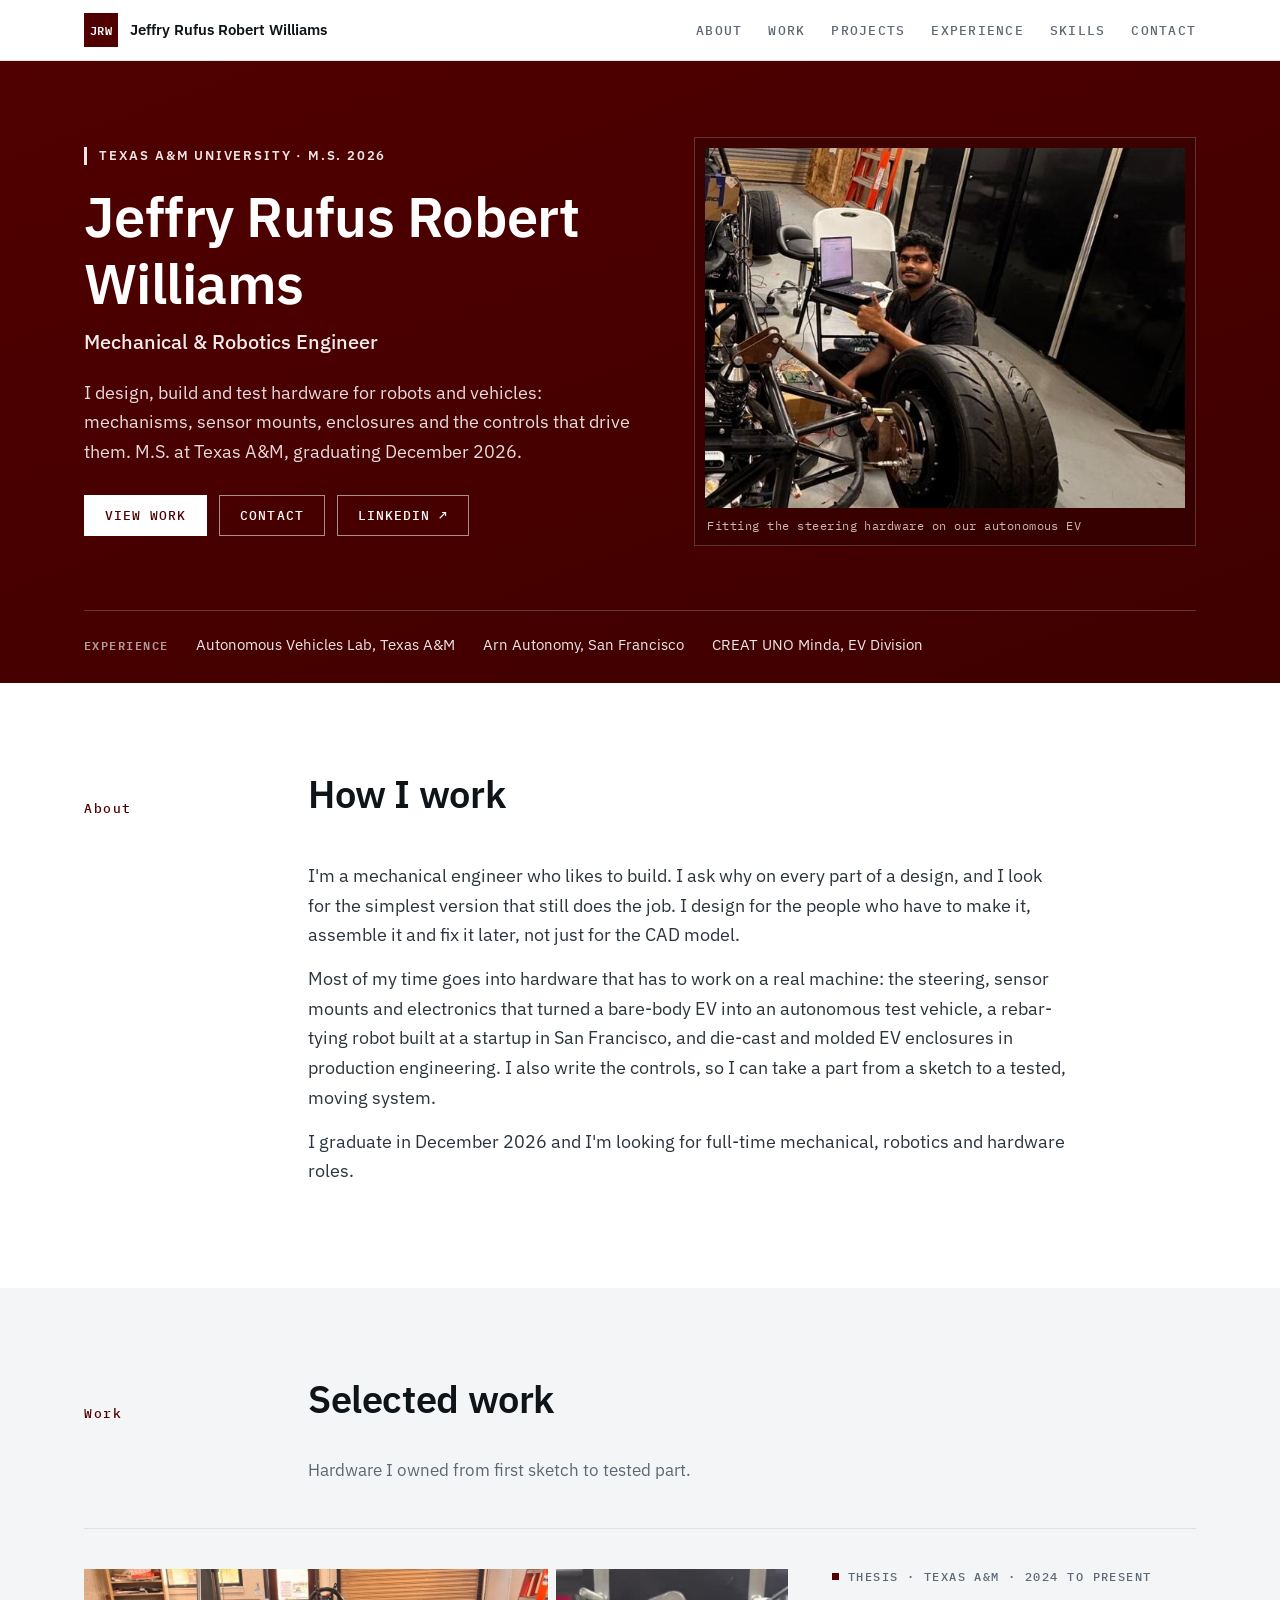
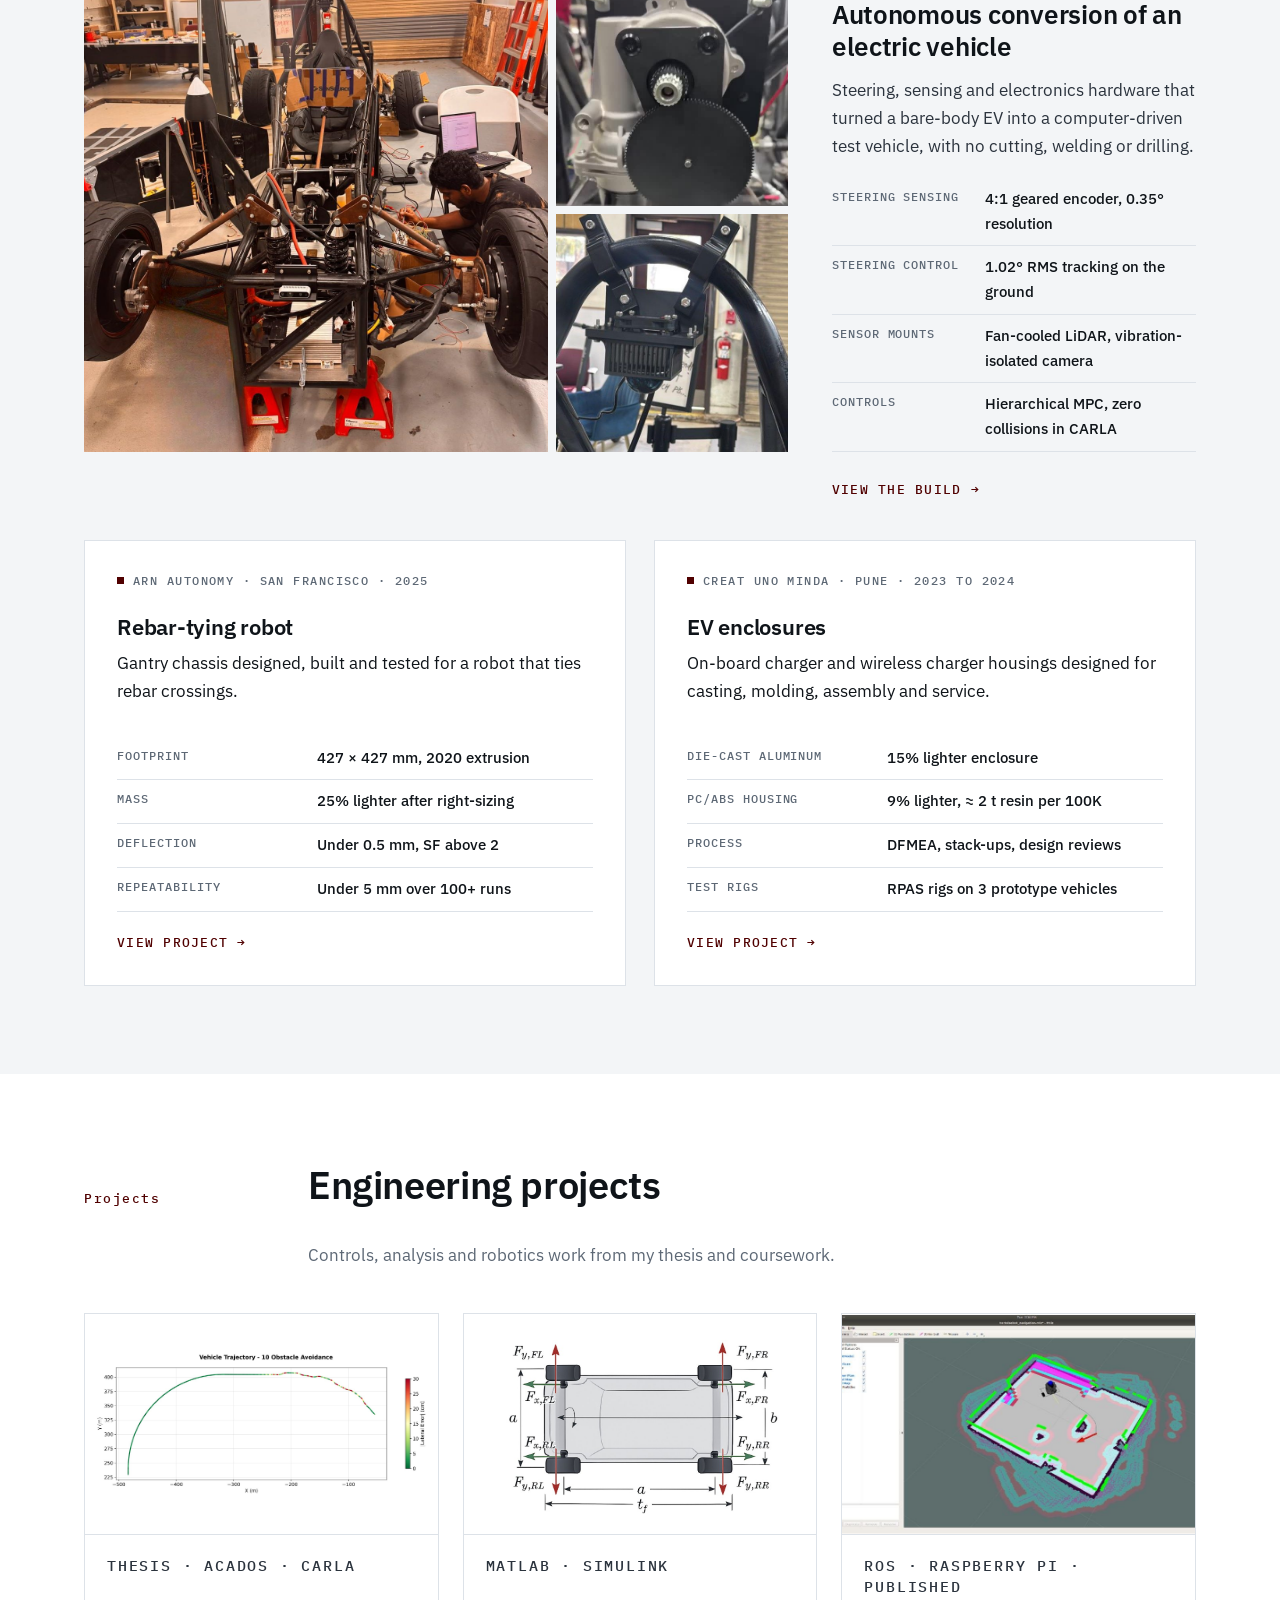
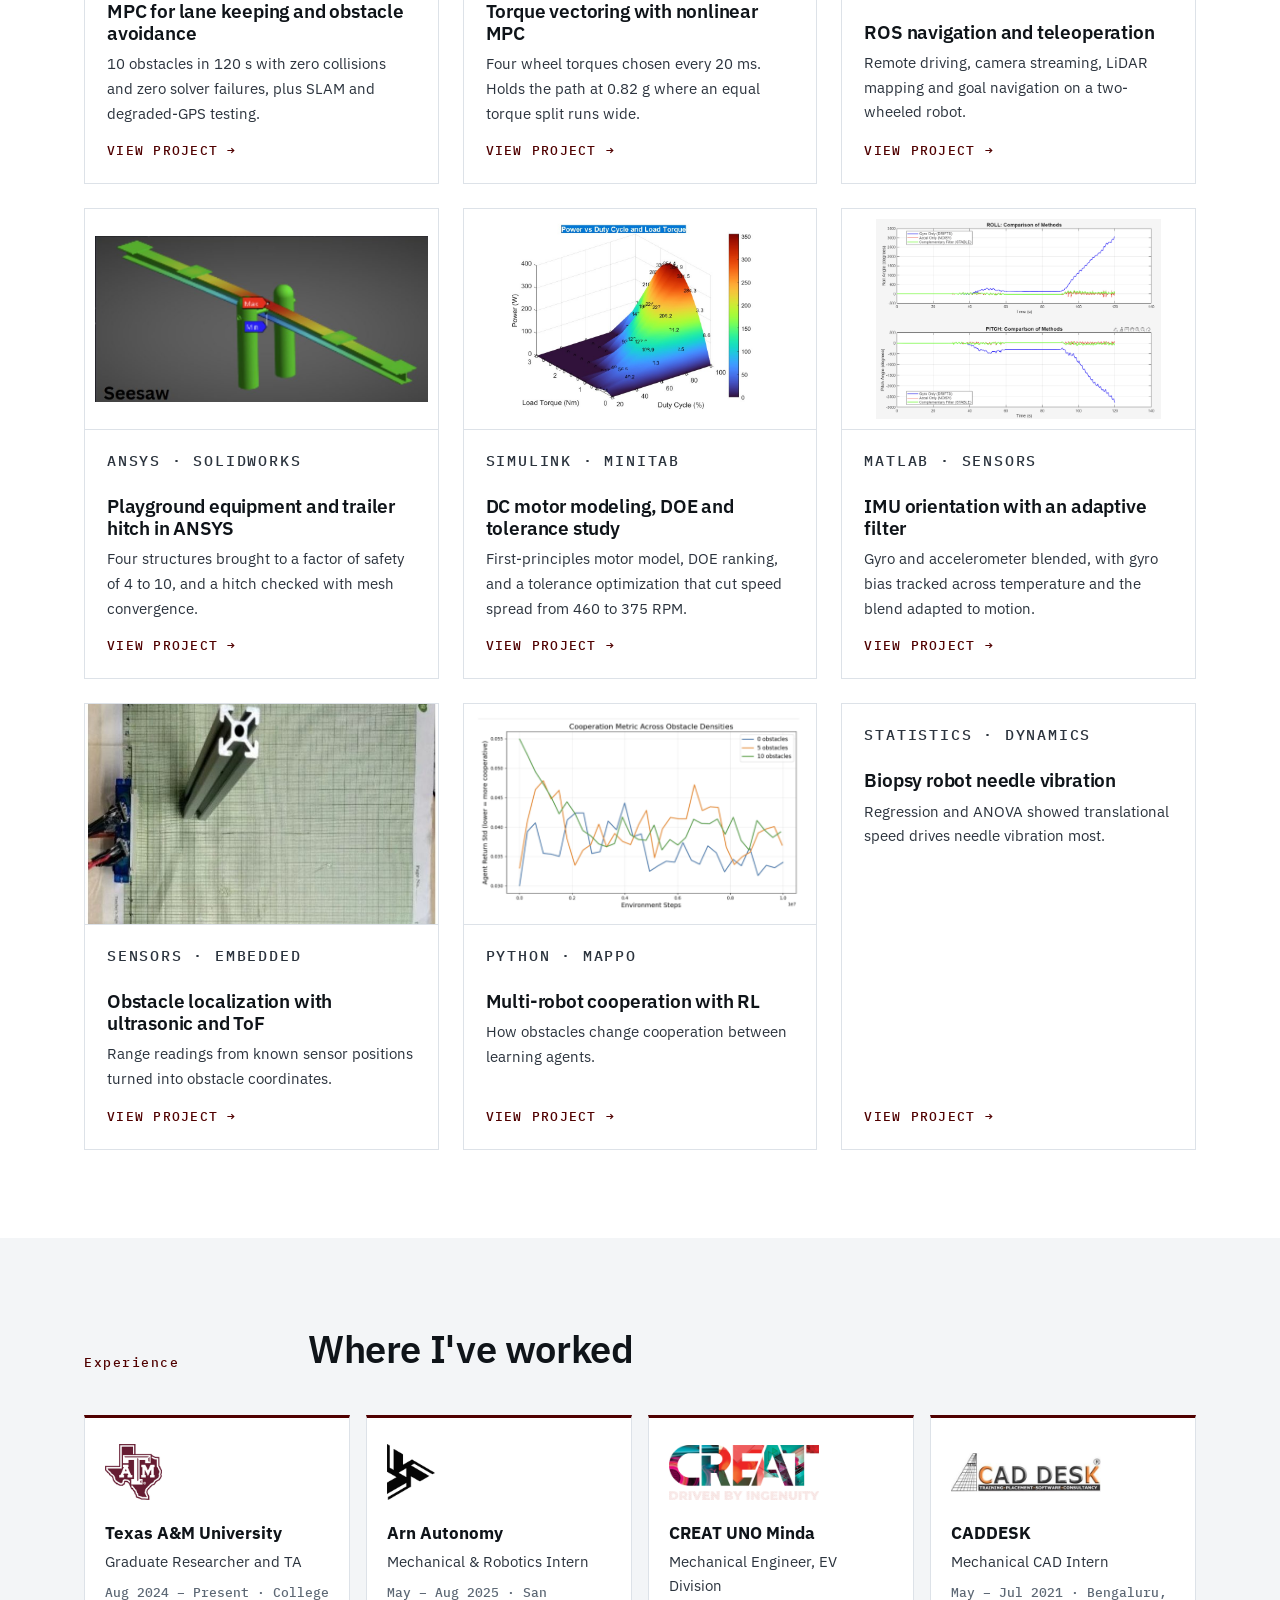
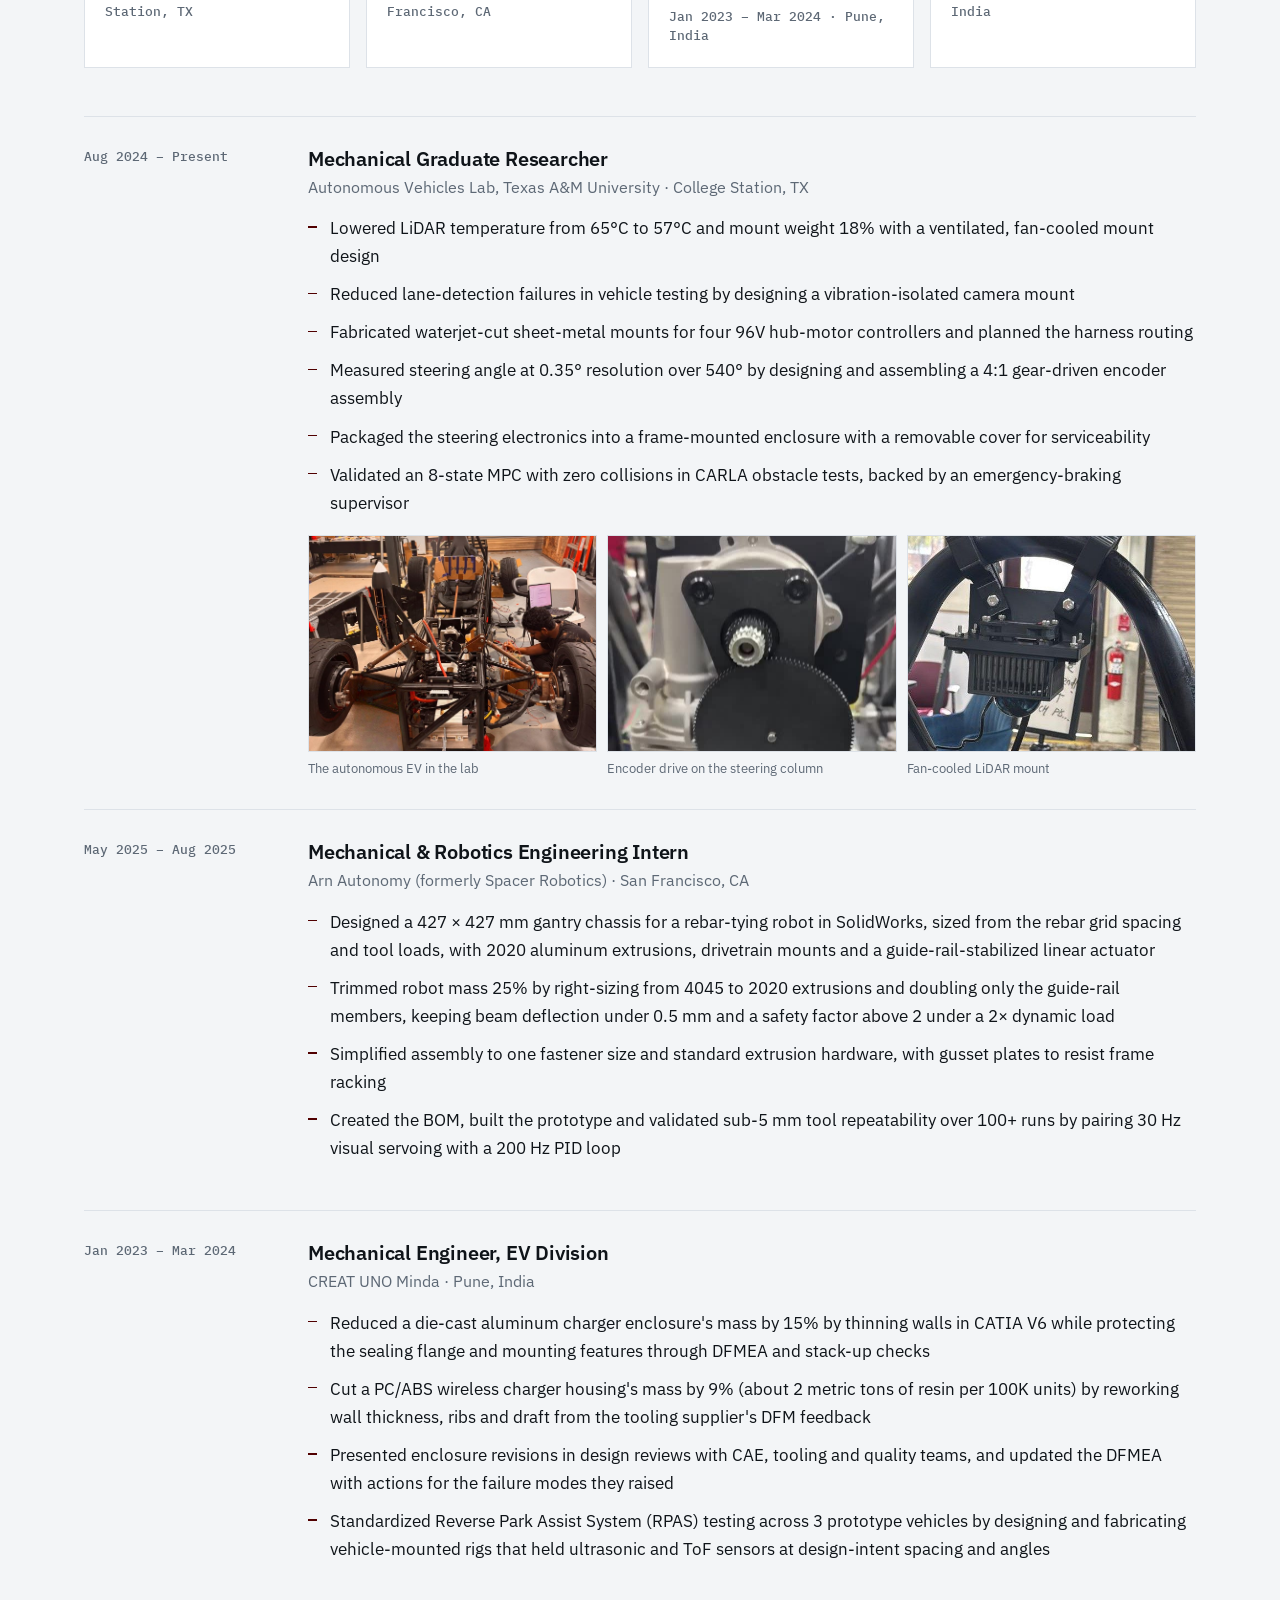
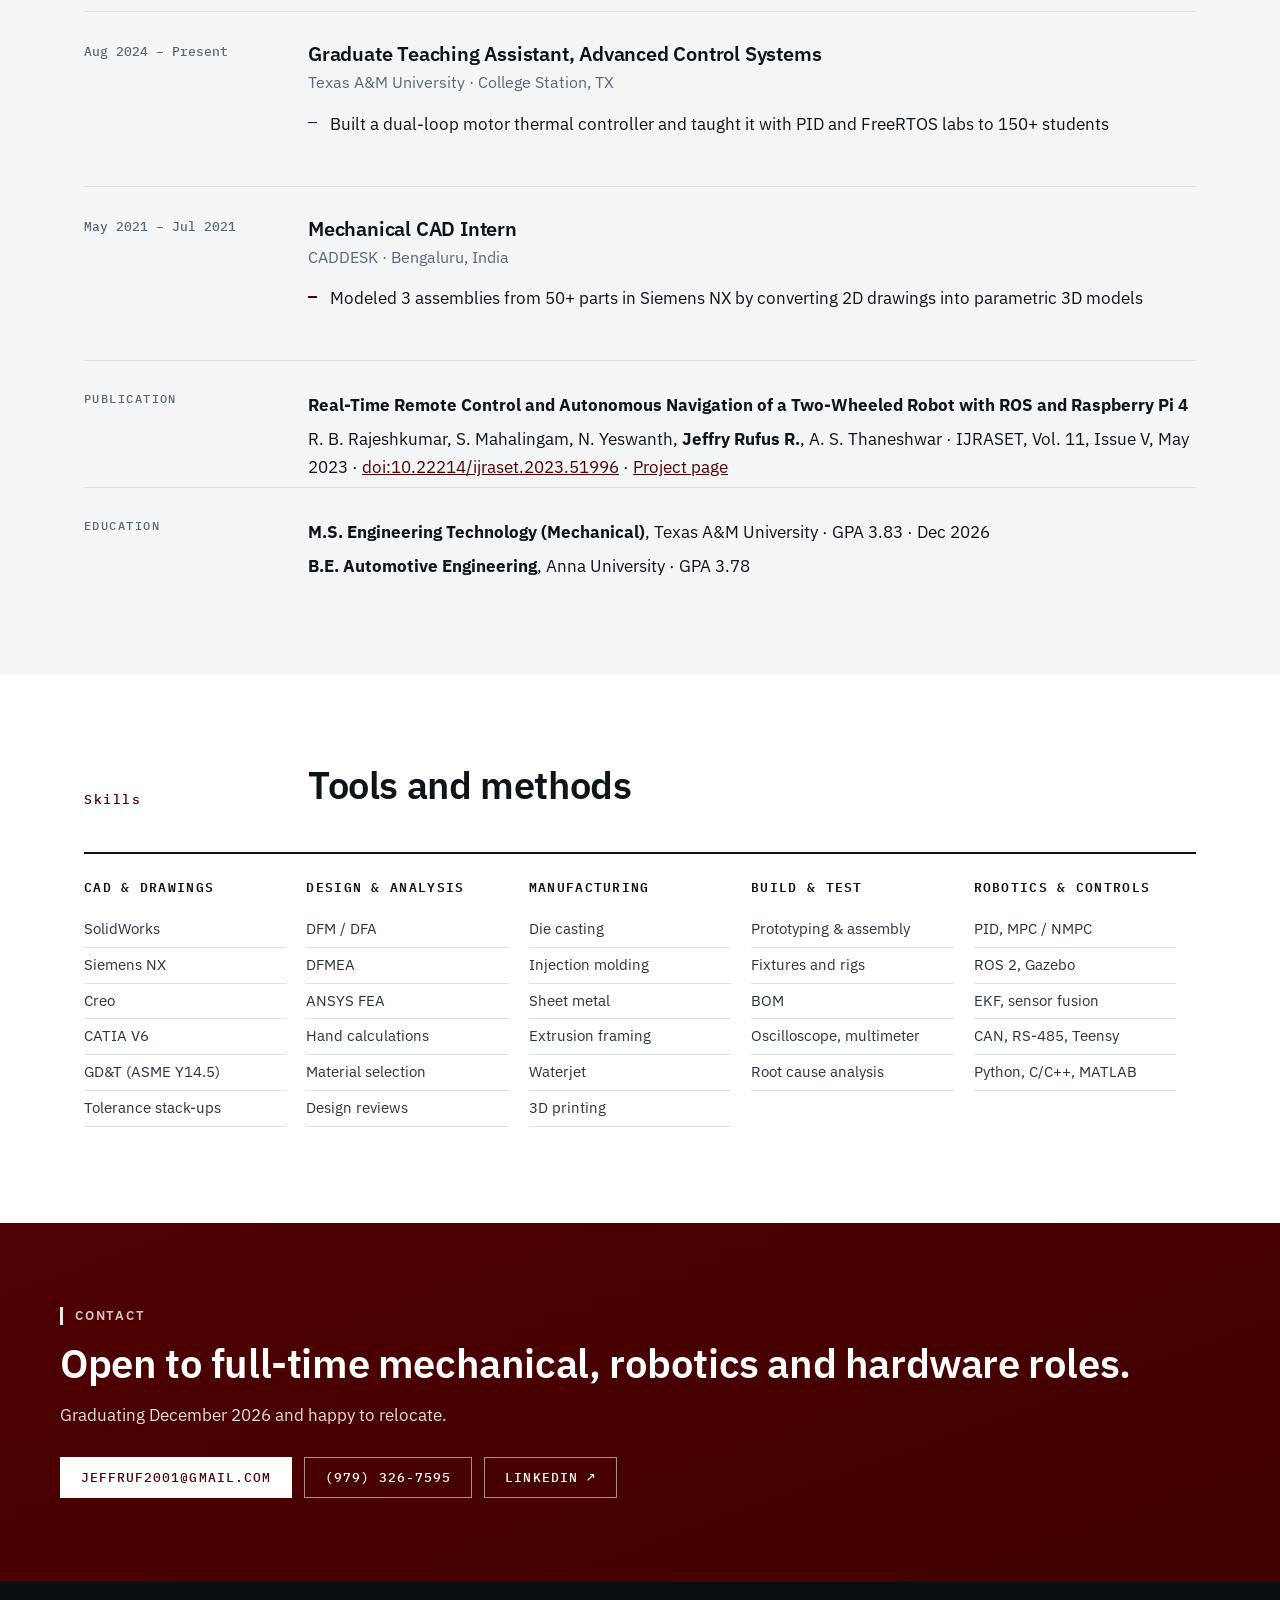
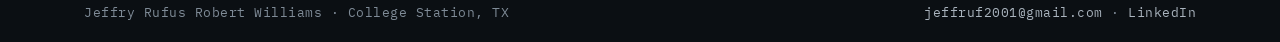
<file: index.html>
<!doctype html>
<html lang="en">
<head>
<meta charset="utf-8">
<meta name="viewport" content="width=device-width, initial-scale=1">
<title>Jeffry Rufus Robert Williams | Mechanical &amp; Robotics Engineer</title>
<meta name="description" content="Mechanical and robotics engineer: autonomous EV conversion, rebar-tying robot, die-cast and molded EV enclosures, MPC controls.">
<link rel="preconnect" href="https://fonts.googleapis.com"><link rel="preconnect" href="https://fonts.gstatic.com" crossorigin><link href="https://fonts.googleapis.com/css2?family=IBM+Plex+Mono:wght@400;500;600&family=IBM+Plex+Sans:wght@400;500;600&display=swap" rel="stylesheet">
<link rel="stylesheet" href="style.css">
</head>
<body>
<header class="top"><div class="wrap nav">
  <a class="brand" href="index.html"><span class="mark">JRW</span>Jeffry Rufus Robert Williams</a>
  <nav class="nav-links">
    <a href="index.html#about">About</a><a href="index.html#work">Work</a><a href="index.html#projects">Projects</a>
    <a href="index.html#experience">Experience</a><a href="index.html#skills">Skills</a><a href="index.html#contact">Contact</a>
  </nav>
</div></header>
<div class="dark maroon"><div class="wrap">
<div class="hero">
  <div>
    <p class="school">Texas A&amp;M University · M.S. 2026</p>
    <h1>Jeffry Rufus Robert Williams</h1>
    <p class="role">Mechanical &amp; Robotics Engineer</p>
    <p class="lead">I design, build and test hardware for robots and vehicles: mechanisms, sensor mounts, enclosures
    and the controls that drive them. M.S. at Texas A&amp;M, graduating December 2026.</p>
    <div class="btns"><a class="btn" href="#work">View work</a><a class="btn ghost" href="#contact">Contact</a>
    <a class="btn ghost" href="https://www.linkedin.com/in/jeffryrwilliams/" target="_blank" rel="noreferrer">LinkedIn ↗</a></div>
  </div>
  <figure class="hero-photo"><img src="img-atv-me-working.jpg" alt="Jeffry fitting steering hardware on the autonomous vehicle">
  <figcaption>Fitting the steering hardware on our autonomous EV</figcaption></figure>
</div>
<div class="where">
  <span class="where-label">Experience</span>
  <span>Autonomous Vehicles Lab, Texas A&amp;M</span><span>Arn Autonomy, San Francisco</span><span>CREAT UNO Minda, EV Division</span>
</div>
</div></div>

<main>
<section id="about"><div class="wrap">
  <div class="sec-head"><div class="num">About</div><h2>How I work</h2></div>
  <div class="about">
    <p>I'm a mechanical engineer who likes to build. I ask why on every part of a design, and I look for the simplest
    version that still does the job. I design for the people who have to make it, assemble it and fix it later, not just
    for the CAD model.</p>
    <p>Most of my time goes into hardware that has to work on a real machine: the steering, sensor mounts and
    electronics that turned a bare-body EV into an autonomous test vehicle, a rebar-tying robot built at a startup in
    San Francisco, and die-cast and molded EV enclosures in production engineering. I also write the controls, so I can
    take a part from a sketch to a tested, moving system.</p>
    <p>I graduate in December 2026 and I'm looking for full-time mechanical, robotics and hardware roles.</p>
  </div>
</div></section>

<section id="work" class="alt"><div class="wrap">
  <div class="sec-head"><div class="num">Work</div><h2>Selected work</h2><p>Hardware I owned from first sketch to tested part.</p></div>

  <div class="feature">
    <div class="mosaic">
      <a href="project-atv.html"><img src="img-atv-vehicle.jpg" alt="Autonomous EV in the lab"></a>
      <a href="project-atv.html"><img src="img-enc-onvehicle.jpg" alt="Encoder drive on the EPS"></a>
      <a href="project-atv.html"><img src="img-lidar-photo.jpg" alt="LiDAR mount on the roll hoop"></a>
    </div>
    <div>
      <p class="label"><span class="dot"></span>Thesis · Texas A&amp;M · 2024 to present</p>
      <h3><a href="project-atv.html">Autonomous conversion of an electric vehicle</a></h3>
      <p class="summary">Steering, sensing and electronics hardware that turned a bare-body EV into a computer-driven test vehicle, with no cutting, welding or drilling.</p>
      <table class="spec-table"><tr><th>Steering sensing</th><td>4:1 geared encoder, 0.35° resolution</td></tr><tr><th>Steering control</th><td>1.02° RMS tracking on the ground</td></tr><tr><th>Sensor mounts</th><td>Fan-cooled LiDAR, vibration-isolated camera</td></tr><tr><th>Controls</th><td>Hierarchical MPC, zero collisions in CARLA</td></tr></table>
      <a class="more" href="project-atv.html">View the build →</a>
    </div>
  </div>

  <div class="pair">
    <div class="panel">
      <p class="label"><span class="dot"></span>Arn Autonomy · San Francisco · 2025</p>
      <h3><a href="project-rebar.html">Rebar-tying robot</a></h3>
      <p class="summary">Gantry chassis designed, built and tested for a robot that ties rebar crossings.</p>
      <table class="spec-table"><tr><th>Footprint</th><td>427 × 427 mm, 2020 extrusion</td></tr><tr><th>Mass</th><td>25% lighter after right-sizing</td></tr><tr><th>Deflection</th><td>Under 0.5 mm, SF above 2</td></tr><tr><th>Repeatability</th><td>Under 5 mm over 100+ runs</td></tr></table>
      <a class="more" href="project-rebar.html">View project →</a>
    </div>
    <div class="panel">
      <p class="label"><span class="dot"></span>CREAT UNO Minda · Pune · 2023 to 2024</p>
      <h3><a href="project-enclosures.html">EV enclosures</a></h3>
      <p class="summary">On-board charger and wireless charger housings designed for casting, molding, assembly and service.</p>
      <table class="spec-table"><tr><th>Die-cast aluminum</th><td>15% lighter enclosure</td></tr><tr><th>PC/ABS housing</th><td>9% lighter, ≈ 2 t resin per 100K</td></tr><tr><th>Process</th><td>DFMEA, stack-ups, design reviews</td></tr><tr><th>Test rigs</th><td>RPAS rigs on 3 prototype vehicles</td></tr></table>
      <a class="more" href="project-enclosures.html">View project →</a>
    </div>
  </div>
</div></section>

<section id="projects"><div class="wrap">
  <div class="sec-head"><div class="num">Projects</div><h2>Engineering projects</h2><p>Controls, analysis and robotics work from my thesis and coursework.</p></div>
  <div class="cards">
    <a class="card" href="project-carla-mpc.html"><div class="thumb fit"><img src="img-thesis-trajectory.jpg" alt="MPC for lane keeping and obstacle avoidance" loading="lazy"></div><div class="body"><p class="label">Thesis · acados · CARLA</p><h3>MPC for lane keeping and obstacle avoidance</h3><p>10 obstacles in 120 s with zero collisions and zero solver failures, plus SLAM and degraded-GPS testing.</p><span class="more">View project →</span></div></a>
    <a class="card" href="project-nmpc-tv.html"><div class="thumb fit"><img src="img-tv-forces.jpg" alt="Torque vectoring with nonlinear MPC" loading="lazy"></div><div class="body"><p class="label">MATLAB · Simulink</p><h3>Torque vectoring with nonlinear MPC</h3><p>Four wheel torques chosen every 20 ms. Holds the path at 0.82 g where an equal torque split runs wide.</p><span class="more">View project →</span></div></a>
    <a class="card" href="project-ros-nav.html"><div class="thumb"><img src="img-ros-nav.jpg" alt="ROS navigation and teleoperation" loading="lazy"></div><div class="body"><p class="label">ROS · Raspberry Pi · Published</p><h3>ROS navigation and teleoperation</h3><p>Remote driving, camera streaming, LiDAR mapping and goal navigation on a two-wheeled robot.</p><span class="more">View project →</span></div></a>
    <a class="card" href="project-playground.html"><div class="thumb fit"><img src="img-pg-seesaw-fea.jpg" alt="Playground equipment and trailer hitch in ANSYS" loading="lazy"></div><div class="body"><p class="label">ANSYS · SolidWorks</p><h3>Playground equipment and trailer hitch in ANSYS</h3><p>Four structures brought to a factor of safety of 4 to 10, and a hitch checked with mesh convergence.</p><span class="more">View project →</span></div></a>
    <a class="card" href="project-dcpm.html"><div class="thumb fit"><img src="img-dc-power-surface.jpg" alt="DC motor modeling, DOE and tolerance study" loading="lazy"></div><div class="body"><p class="label">Simulink · Minitab</p><h3>DC motor modeling, DOE and tolerance study</h3><p>First-principles motor model, DOE ranking, and a tolerance optimization that cut speed spread from 460 to 375 RPM.</p><span class="more">View project →</span></div></a>
    <a class="card" href="project-imu.html"><div class="thumb fit"><img src="img-imu-methods.png" alt="IMU orientation with an adaptive filter" loading="lazy"></div><div class="body"><p class="label">MATLAB · Sensors</p><h3>IMU orientation with an adaptive filter</h3><p>Gyro and accelerometer blended, with gyro bias tracked across temperature and the blend adapted to motion.</p><span class="more">View project →</span></div></a>
    <a class="card" href="project-obstacle-detect.html"><div class="thumb"><img src="img-obstacle-setup.jpg" alt="Obstacle localization with ultrasonic and ToF" loading="lazy"></div><div class="body"><p class="label">Sensors · Embedded</p><h3>Obstacle localization with ultrasonic and ToF</h3><p>Range readings from known sensor positions turned into obstacle coordinates.</p><span class="more">View project →</span></div></a>
    <a class="card" href="project-marl-lbf.html"><div class="thumb fit"><img src="img-marl-cooperation.png" alt="Multi-robot cooperation with RL" loading="lazy"></div><div class="body"><p class="label">Python · MAPPO</p><h3>Multi-robot cooperation with RL</h3><p>How obstacles change cooperation between learning agents.</p><span class="more">View project →</span></div></a>
    <a class="card" href="project-biopsy-vibration.html"><div class="body"><p class="label">Statistics · Dynamics</p><h3>Biopsy robot needle vibration</h3><p>Regression and ANOVA showed translational speed drives needle vibration most.</p><span class="more">View project →</span></div></a>
  </div>
</div></section>

<section id="experience" class="alt"><div class="wrap">
  <div class="sec-head"><div class="num">Experience</div><h2>Where I&#x27;ve worked</h2></div>
  <div class="orgs">
    <a class="org-tile" href="#job-tamu"><span class="logo"><img src="logo-tamu.png" alt="Texas A&amp;M University logo"></span><b>Texas A&amp;M University</b><span>Graduate Researcher and TA</span><span class="when">Aug 2024 – Present · College Station, TX</span></a>
    <a class="org-tile" href="#job-arn"><span class="logo"><img src="logo-arn.png" alt="Arn Autonomy logo"></span><b>Arn Autonomy</b><span>Mechanical &amp; Robotics Intern</span><span class="when">May – Aug 2025 · San Francisco, CA</span></a>
    <a class="org-tile" href="#job-minda"><span class="logo"><img src="logo-creat.png" alt="CREAT UNO Minda logo"></span><b>CREAT UNO Minda</b><span>Mechanical Engineer, EV Division</span><span class="when">Jan 2023 – Mar 2024 · Pune, India</span></a>
    <a class="org-tile" href="#job-caddesk"><span class="logo"><img src="logo-caddesk.png" alt="CADDESK logo"></span><b>CADDESK</b><span>Mechanical CAD Intern</span><span class="when">May – Jul 2021 · Bengaluru, India</span></a>
  </div>
  <div class="job" id="job-tamu"><div class="when">Aug 2024 – Present</div><div><h3>Mechanical Graduate Researcher</h3><p class="org">Autonomous Vehicles Lab, Texas A&amp;M University · College Station, TX</p><ul class="points"><li>Lowered LiDAR temperature from 65°C to 57°C and mount weight 18% with a ventilated, fan-cooled mount design</li><li>Reduced lane-detection failures in vehicle testing by designing a vibration-isolated camera mount</li><li>Fabricated waterjet-cut sheet-metal mounts for four 96V hub-motor controllers and planned the harness routing</li><li>Measured steering angle at 0.35° resolution over 540° by designing and assembling a 4:1 gear-driven encoder assembly</li><li>Packaged the steering electronics into a frame-mounted enclosure with a removable cover for serviceability</li><li>Validated an 8-state MPC with zero collisions in CARLA obstacle tests, backed by an emergency-braking supervisor</li></ul><div class="job-photos"><figure><img src="img-atv-vehicle.jpg" alt="The autonomous EV in the lab" loading="lazy"><figcaption>The autonomous EV in the lab</figcaption></figure><figure><img src="img-enc-onvehicle.jpg" alt="Encoder drive on the steering column" loading="lazy"><figcaption>Encoder drive on the steering column</figcaption></figure><figure><img src="img-lidar-photo.jpg" alt="Fan-cooled LiDAR mount" loading="lazy"><figcaption>Fan-cooled LiDAR mount</figcaption></figure></div></div></div>
  <div class="job" id="job-arn"><div class="when">May 2025 – Aug 2025</div><div><h3>Mechanical &amp; Robotics Engineering Intern</h3><p class="org">Arn Autonomy (formerly Spacer Robotics) · San Francisco, CA</p><ul class="points"><li>Designed a 427 × 427 mm gantry chassis for a rebar-tying robot in SolidWorks, sized from the rebar grid spacing and tool loads, with 2020 aluminum extrusions, drivetrain mounts and a guide-rail-stabilized linear actuator</li><li>Trimmed robot mass 25% by right-sizing from 4045 to 2020 extrusions and doubling only the guide-rail members, keeping beam deflection under 0.5 mm and a safety factor above 2 under a 2× dynamic load</li><li>Simplified assembly to one fastener size and standard extrusion hardware, with gusset plates to resist frame racking</li><li>Created the BOM, built the prototype and validated sub-5 mm tool repeatability over 100+ runs by pairing 30 Hz visual servoing with a 200 Hz PID loop</li></ul></div></div>
  <div class="job" id="job-minda"><div class="when">Jan 2023 – Mar 2024</div><div><h3>Mechanical Engineer, EV Division</h3><p class="org">CREAT UNO Minda · Pune, India</p><ul class="points"><li>Reduced a die-cast aluminum charger enclosure's mass by 15% by thinning walls in CATIA V6 while protecting the sealing flange and mounting features through DFMEA and stack-up checks</li><li>Cut a PC/ABS wireless charger housing's mass by 9% (about 2 metric tons of resin per 100K units) by reworking wall thickness, ribs and draft from the tooling supplier's DFM feedback</li><li>Presented enclosure revisions in design reviews with CAE, tooling and quality teams, and updated the DFMEA with actions for the failure modes they raised</li><li>Standardized Reverse Park Assist System (RPAS) testing across 3 prototype vehicles by designing and fabricating vehicle-mounted rigs that held ultrasonic and ToF sensors at design-intent spacing and angles</li></ul></div></div>
  <div class="job"><div class="when">Aug 2024 – Present</div><div><h3>Graduate Teaching Assistant, Advanced Control Systems</h3><p class="org">Texas A&amp;M University · College Station, TX</p><ul class="points"><li>Built a dual-loop motor thermal controller and taught it with PID and FreeRTOS labs to 150+ students</li></ul></div></div>
  <div class="job" id="job-caddesk"><div class="when">May 2021 – Jul 2021</div><div><h3>Mechanical CAD Intern</h3><p class="org">CADDESK · Bengaluru, India</p><ul class="points"><li>Modeled 3 assemblies from 50+ parts in Siemens NX by converting 2D drawings into parametric 3D models</li></ul></div></div>
  <div class="edu"><div class="when label">Publication</div><div>
    <p><b>Real-Time Remote Control and Autonomous Navigation of a Two-Wheeled Robot with ROS and Raspberry Pi 4</b></p>
    <p>R. B. Rajeshkumar, S. Mahalingam, N. Yeswanth, <b>Jeffry Rufus R.</b>, A. S. Thaneshwar · IJRASET, Vol. 11, Issue V, May 2023 ·
    <a href="https://doi.org/10.22214/ijraset.2023.51996" target="_blank" rel="noreferrer">doi:10.22214/ijraset.2023.51996</a> ·
    <a href="project-ros-nav.html">Project page</a></p></div></div>
  <div class="edu"><div class="when label">Education</div><div>
    <p><b>M.S. Engineering Technology (Mechanical)</b>, Texas A&amp;M University · GPA 3.83 · Dec 2026</p>
    <p><b>B.E. Automotive Engineering</b>, Anna University · GPA 3.78</p></div></div>
</div></section>

<section id="skills"><div class="wrap">
  <div class="sec-head"><div class="num">Skills</div><h2>Tools and methods</h2></div>
  <div class="skills">
    <div class="skill"><h3>CAD &amp; drawings</h3><ul><li>SolidWorks</li><li>Siemens NX</li><li>Creo</li><li>CATIA V6</li><li>GD&amp;T (ASME Y14.5)</li><li>Tolerance stack-ups</li></ul></div>
    <div class="skill"><h3>Design &amp; analysis</h3><ul><li>DFM / DFA</li><li>DFMEA</li><li>ANSYS FEA</li><li>Hand calculations</li><li>Material selection</li><li>Design reviews</li></ul></div>
    <div class="skill"><h3>Manufacturing</h3><ul><li>Die casting</li><li>Injection molding</li><li>Sheet metal</li><li>Extrusion framing</li><li>Waterjet</li><li>3D printing</li></ul></div>
    <div class="skill"><h3>Build &amp; test</h3><ul><li>Prototyping &amp; assembly</li><li>Fixtures and rigs</li><li>BOM</li><li>Oscilloscope, multimeter</li><li>Root cause analysis</li></ul></div>
    <div class="skill"><h3>Robotics &amp; controls</h3><ul><li>PID, MPC / NMPC</li><li>ROS 2, Gazebo</li><li>EKF, sensor fusion</li><li>CAN, RS-485, Teensy</li><li>Python, C/C++, MATLAB</li></ul></div>
  </div>
</div></section>

<div id="contact" class="dark maroon"><div class="wrap contact">
  <p class="school">Contact</p>
  <h2>Open to full-time mechanical, robotics and hardware roles.</h2>
  <p>Graduating December 2026 and happy to relocate.</p>
  <div class="btns"><a class="btn" href="mailto:jeffruf2001@gmail.com">jeffruf2001@gmail.com</a><a class="btn ghost" href="tel:+19793267595">(979) 326-7595</a>
  <a class="btn ghost" href="https://www.linkedin.com/in/jeffryrwilliams/" target="_blank" rel="noreferrer">LinkedIn ↗</a></div>
</div></div>
</main>
<footer><div class="wrap"><span>Jeffry Rufus Robert Williams · College Station, TX</span>
<span><a href="mailto:jeffruf2001@gmail.com">jeffruf2001@gmail.com</a> · <a href="https://www.linkedin.com/in/jeffryrwilliams/" target="_blank" rel="noreferrer">LinkedIn</a></span></div></footer>
<div class="lb" id="lb"><img alt=""></div>
<script>
(function(){var lb=document.getElementById('lb'),im=lb.querySelector('img');
document.querySelectorAll('.gallery .media img').forEach(function(i){i.addEventListener('click',function(){im.src=i.src;im.alt=i.alt;lb.classList.add('on')})});
lb.addEventListener('click',function(){lb.classList.remove('on')});
document.addEventListener('keydown',function(e){if(e.key==='Escape')lb.classList.remove('on')});})();
</script>
</body>
</html>
</file>
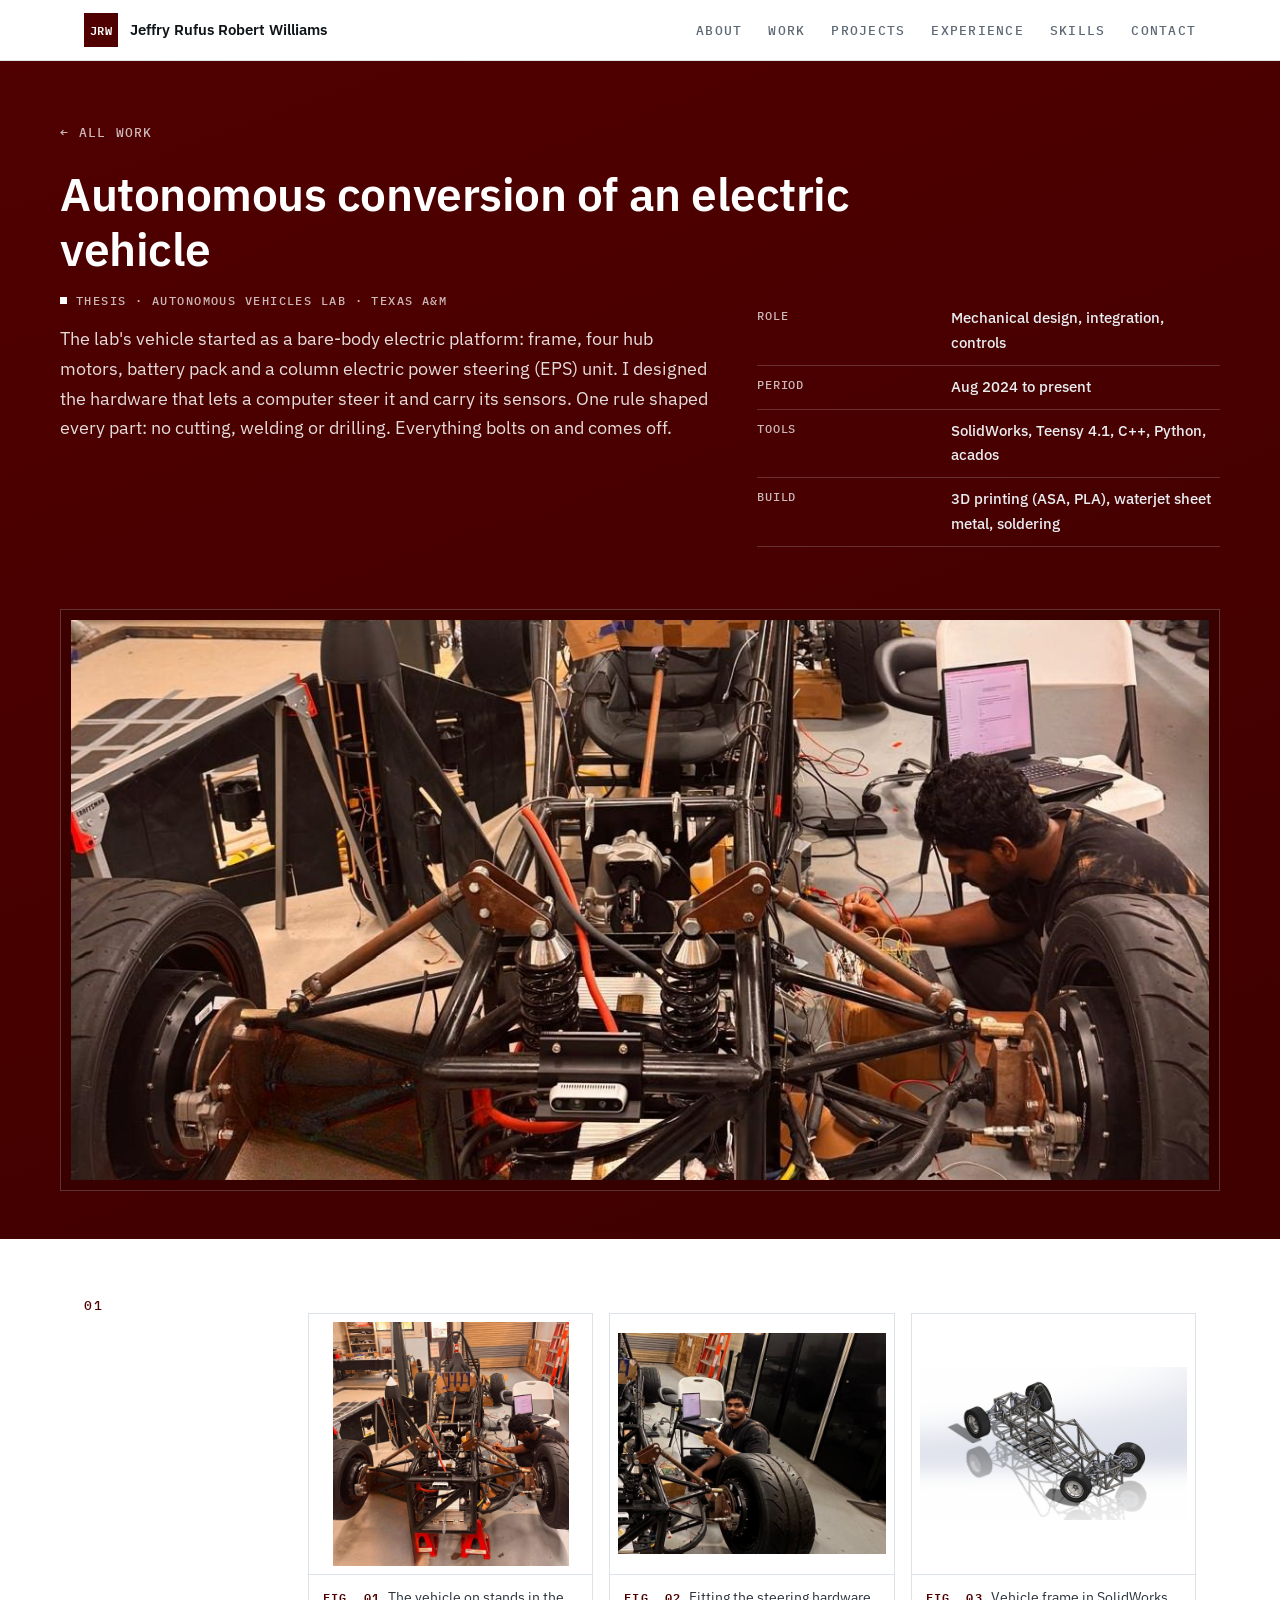
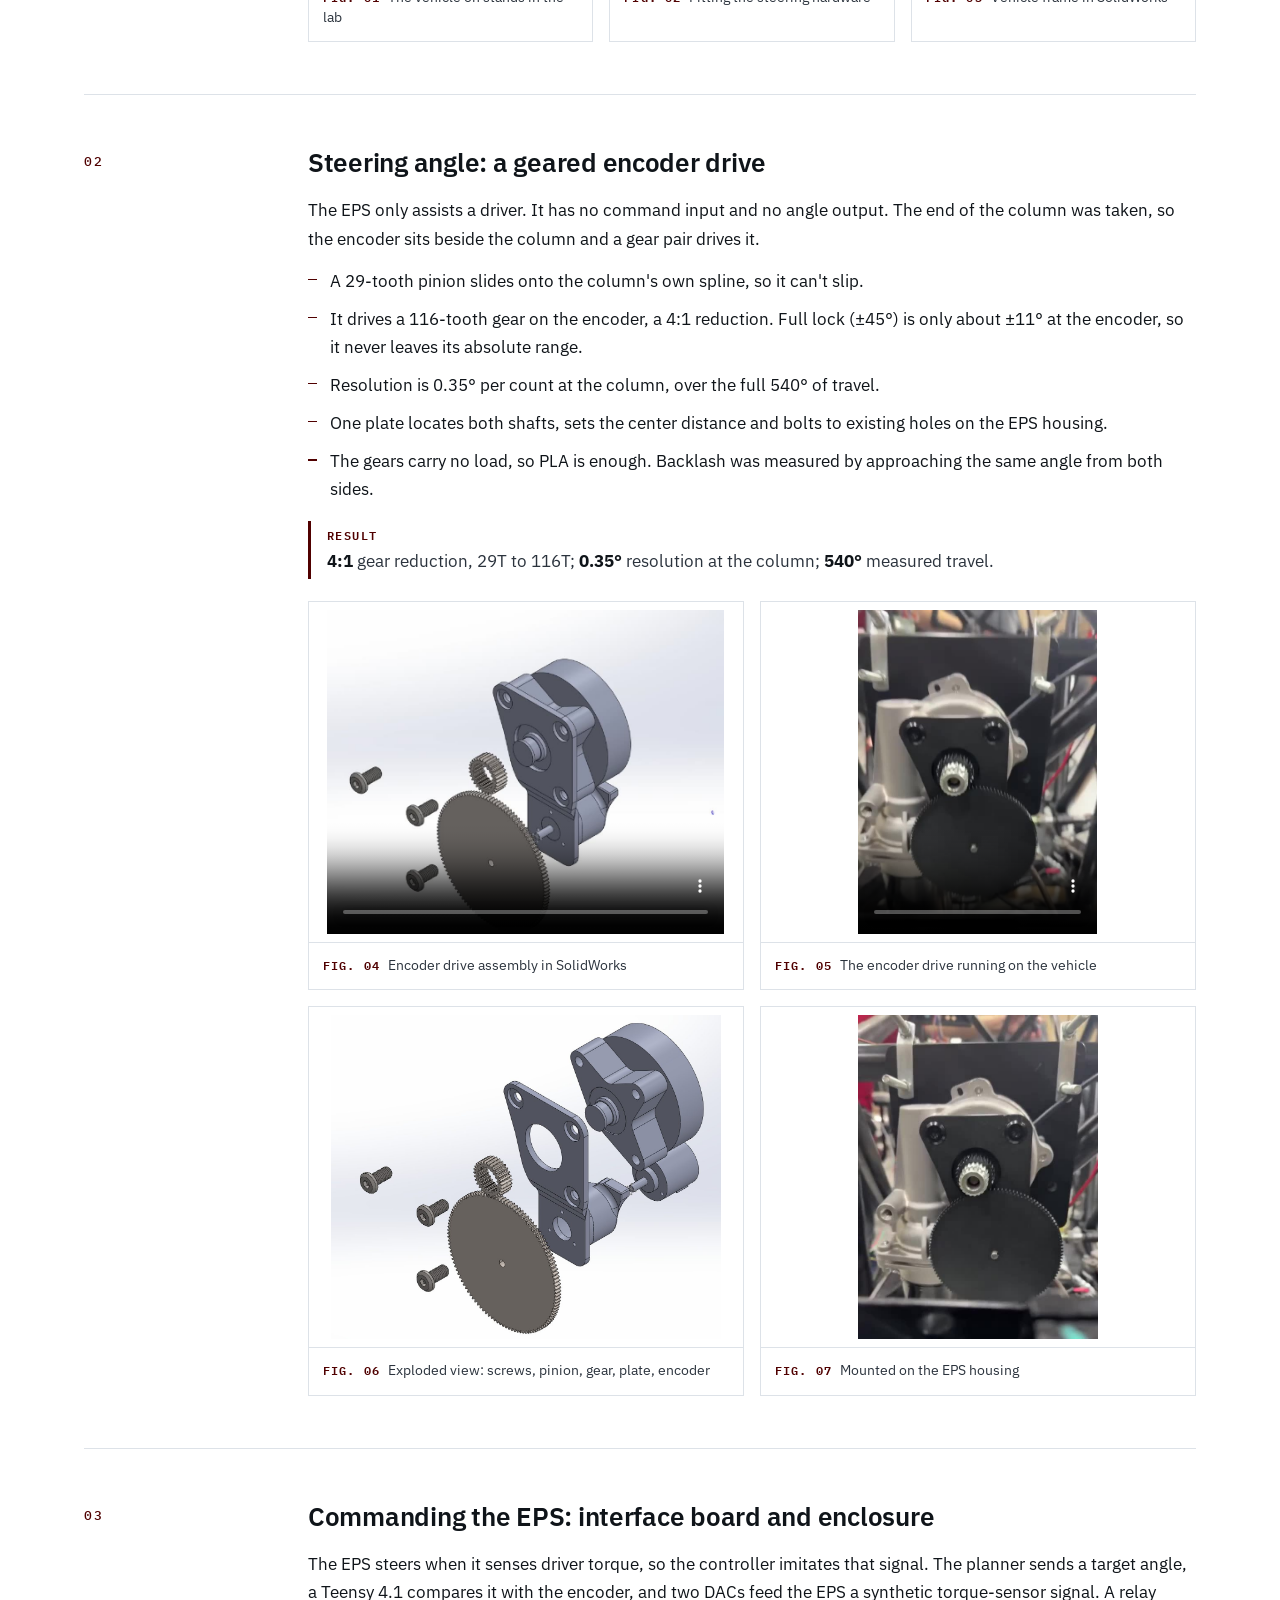
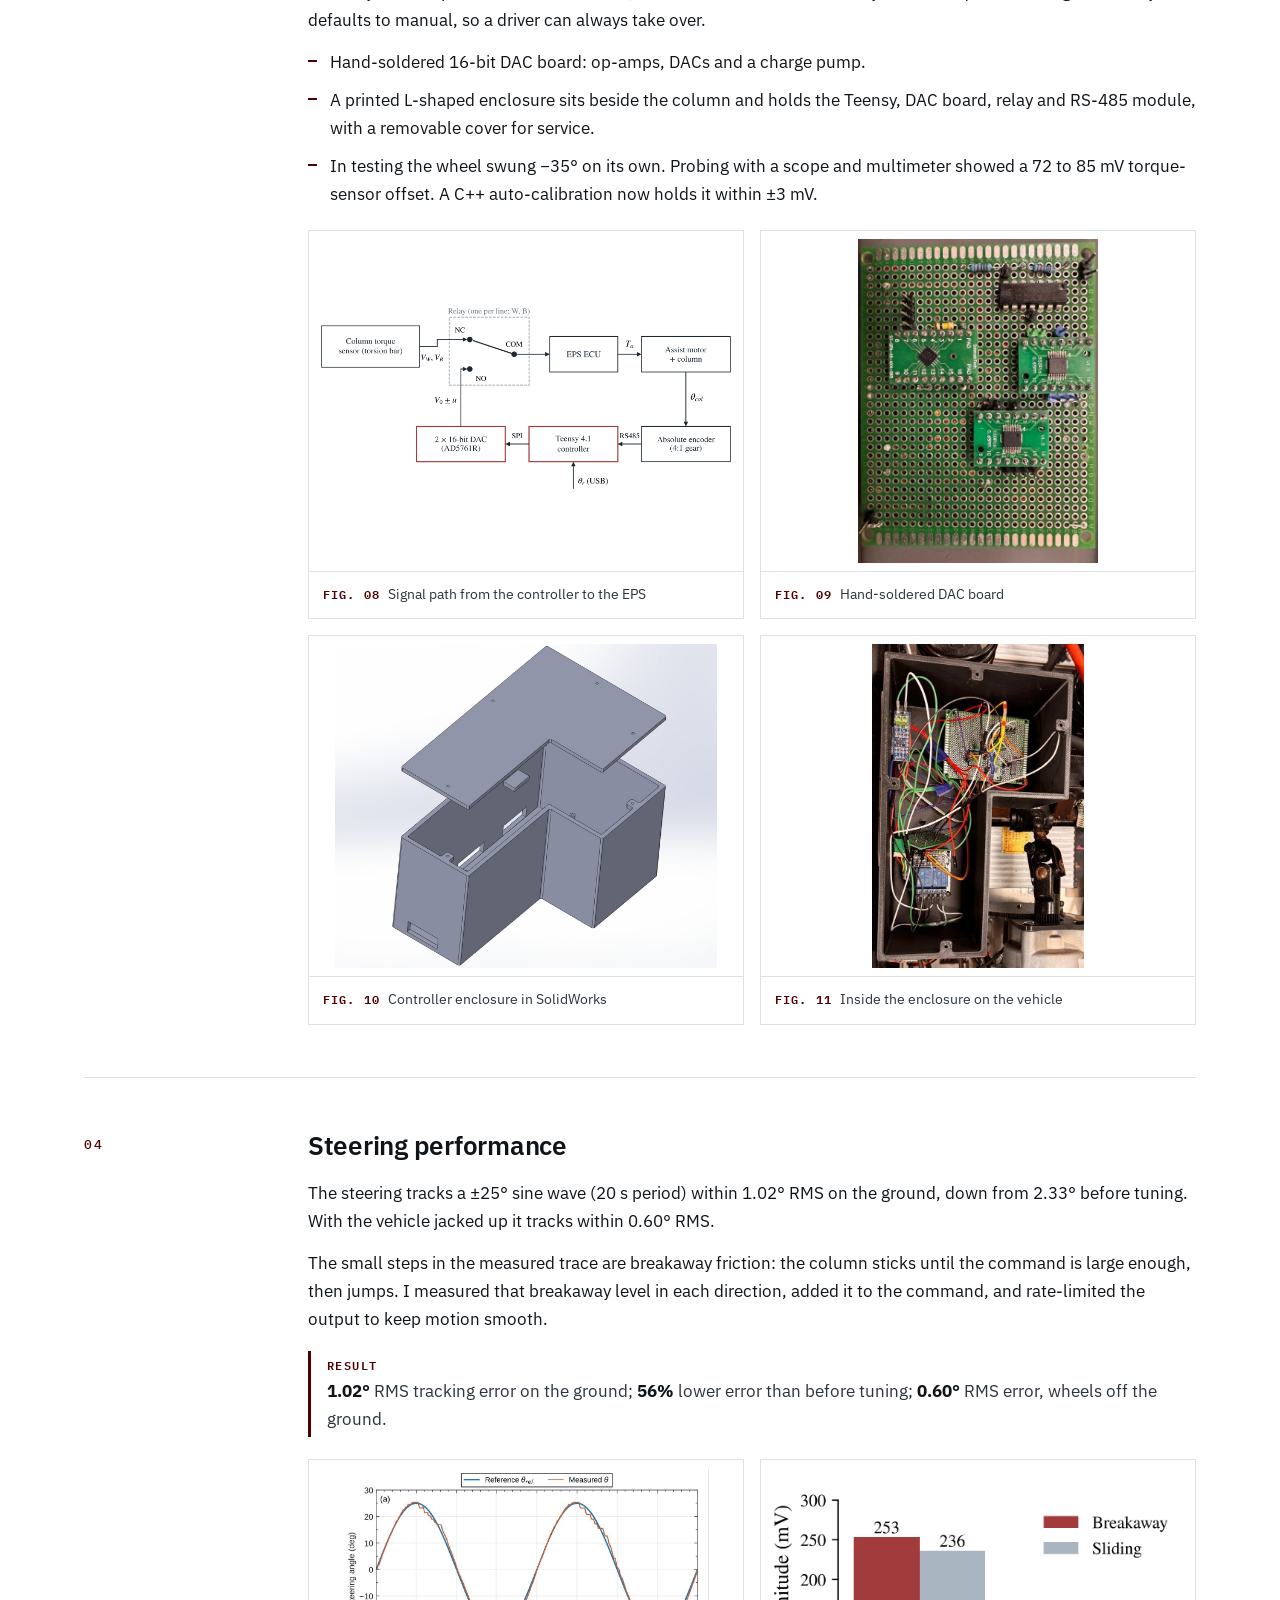
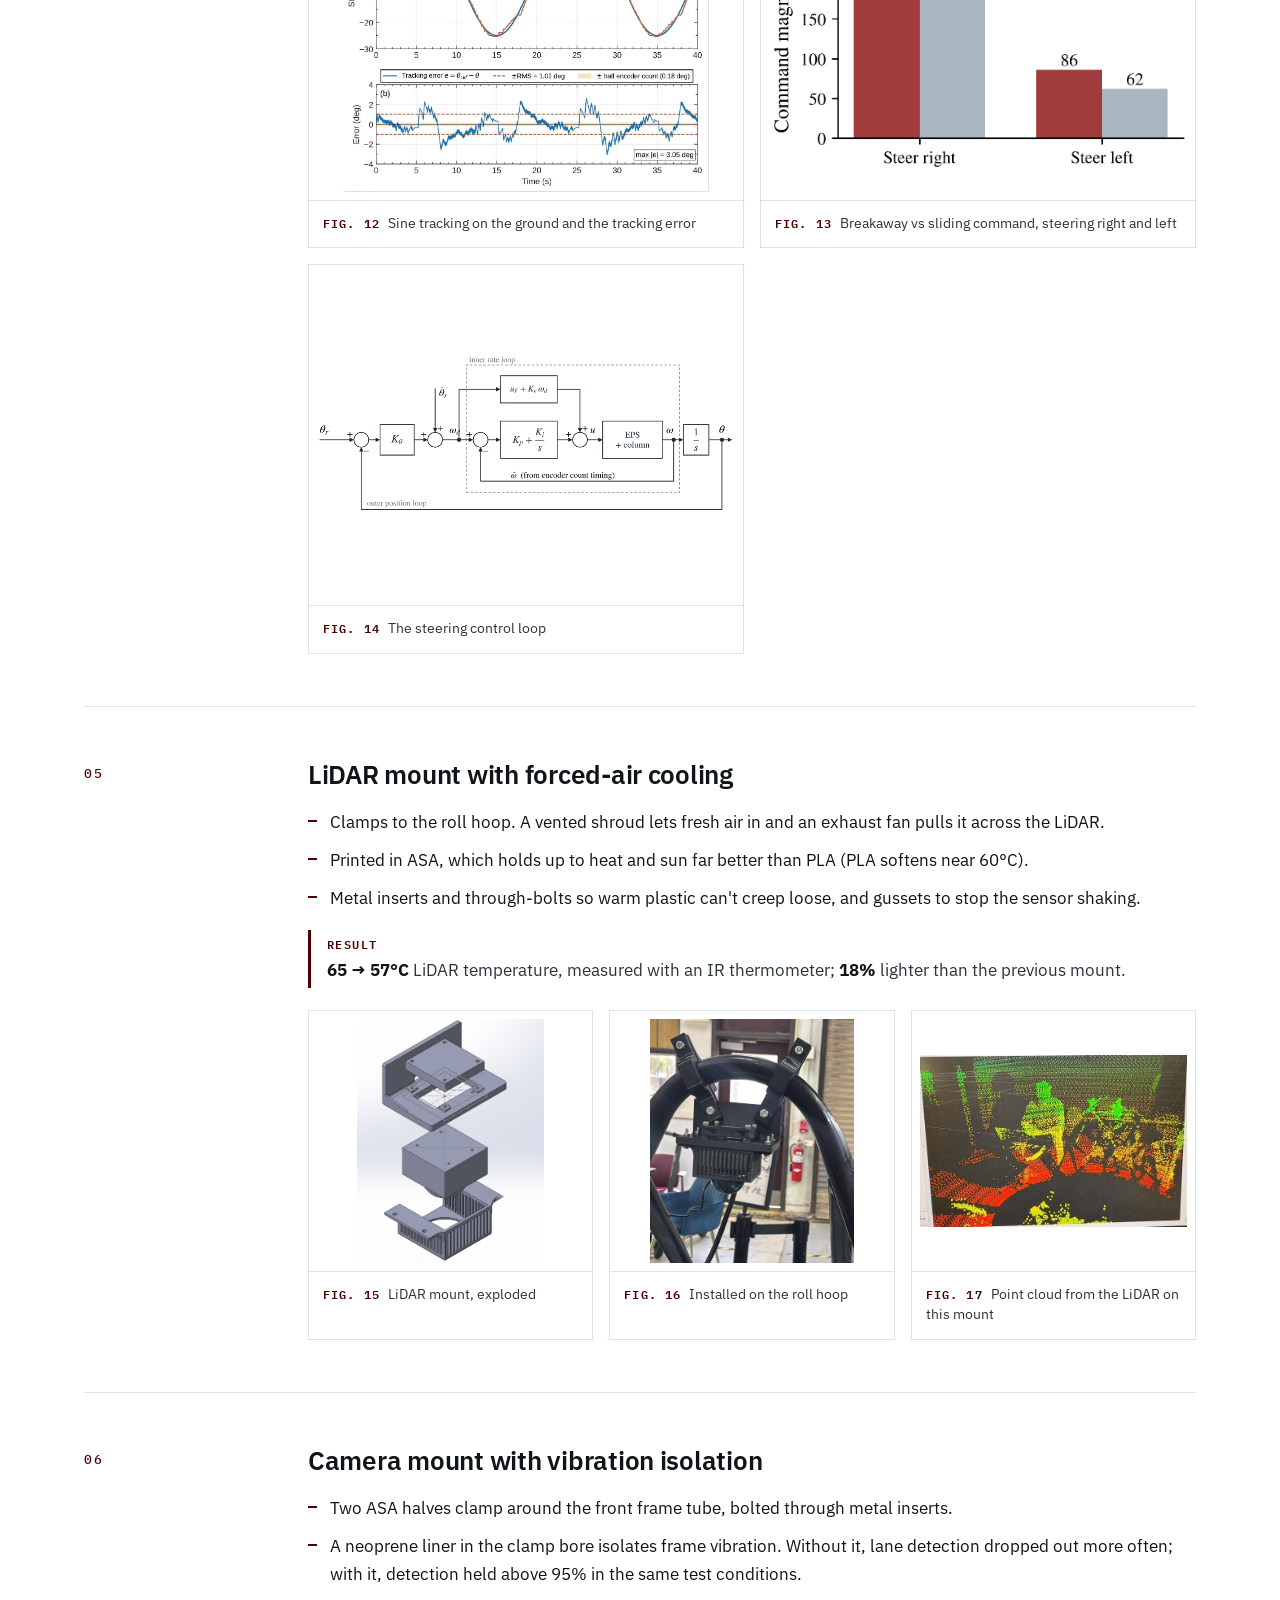
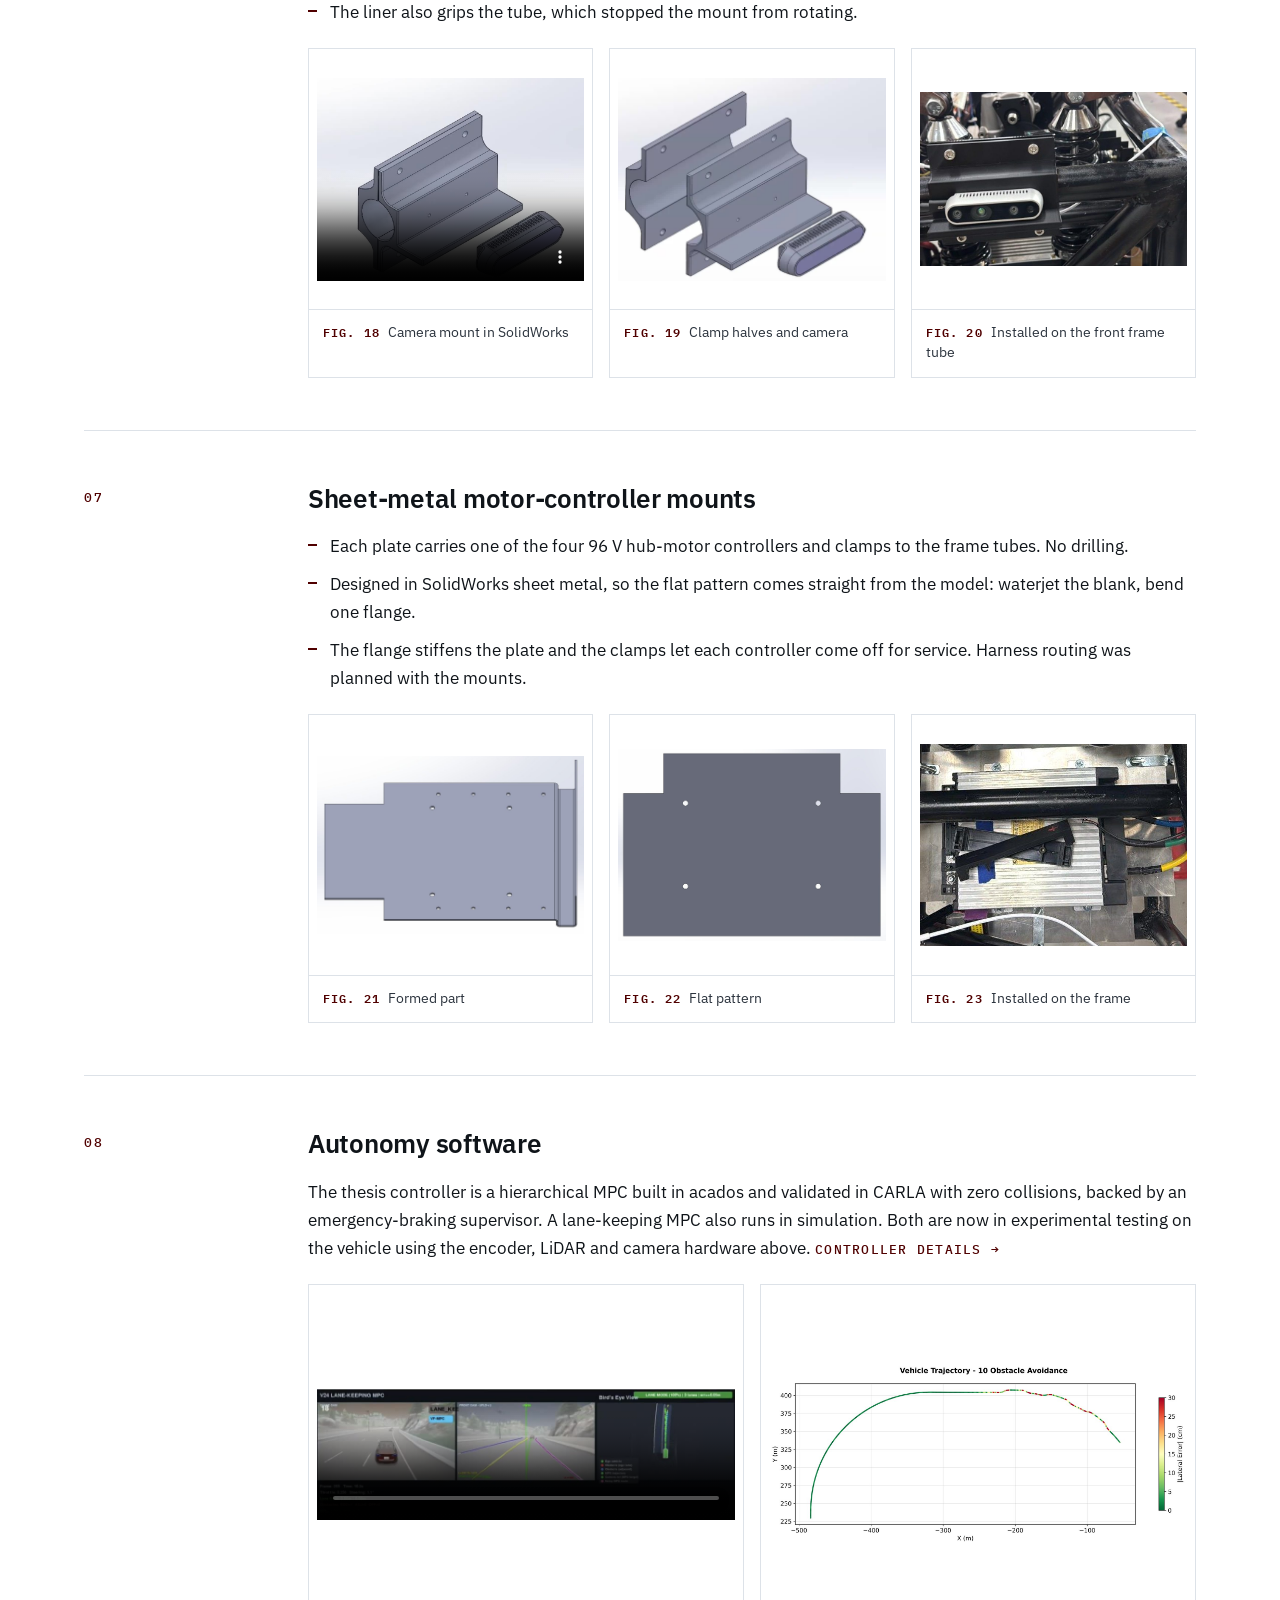
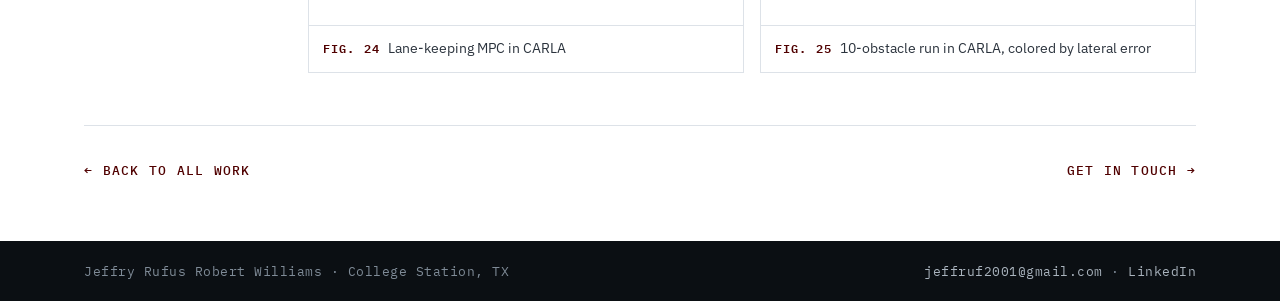
<file: project-atv.html>
<!doctype html>
<html lang="en">
<head>
<meta charset="utf-8">
<meta name="viewport" content="width=device-width, initial-scale=1">
<title>Autonomous conversion of an electric vehicle | Jeffry Rufus Robert Williams</title>
<meta name="description" content="The lab&#x27;s vehicle started as a bare-body electric platform: frame, four hub motors, battery pack and a column electric power steering (EPS) unit. I designe">
<link rel="preconnect" href="https://fonts.googleapis.com"><link rel="preconnect" href="https://fonts.gstatic.com" crossorigin><link href="https://fonts.googleapis.com/css2?family=IBM+Plex+Mono:wght@400;500;600&family=IBM+Plex+Sans:wght@400;500;600&display=swap" rel="stylesheet">
<link rel="stylesheet" href="style.css">
</head>
<body>
<header class="top"><div class="wrap nav">
  <a class="brand" href="index.html"><span class="mark">JRW</span>Jeffry Rufus Robert Williams</a>
  <nav class="nav-links">
    <a href="index.html#about">About</a><a href="index.html#work">Work</a><a href="index.html#projects">Projects</a>
    <a href="index.html#experience">Experience</a><a href="index.html#skills">Skills</a><a href="index.html#contact">Contact</a>
  </nav>
</div></header>
<div class="dark maroon"><div class="wrap page-hero"><a class="crumb" href="index.html#work">← All work</a><h1>Autonomous conversion of an electric vehicle</h1><div class="intro"><div><p class="label"><span class="dot"></span>Thesis · Autonomous Vehicles Lab · Texas A&amp;M</p><p class="lead" style="margin-top:14px">The lab's vehicle started as a bare-body electric platform: frame, four hub motors, battery pack and a column electric power steering (EPS) unit. I designed the hardware that lets a computer steer it and carry its sensors. One rule shaped every part: no cutting, welding or drilling. Everything bolts on and comes off.</p></div><div><table class="spec-table"><tr><th>Role</th><td>Mechanical design, integration, controls</td></tr><tr><th>Period</th><td>Aug 2024 to present</td></tr><tr><th>Tools</th><td>SolidWorks, Teensy 4.1, C++, Python, acados</td></tr><tr><th>Build</th><td>3D printing (ASA, PLA), waterjet sheet metal, soldering</td></tr></table></div></div><div class="cover"><img src="img-atv-vehicle.jpg" alt="Autonomous conversion of an electric vehicle"></div></div></div><main class="wrap"><div class="block"><div class="num">01</div><div class="text-col"><div class="gallery"><figure><div class="media"><img src="img-atv-vehicle.jpg" alt="The vehicle on stands in the lab" loading="lazy"></div><figcaption><b>Fig. 01</b>The vehicle on stands in the lab</figcaption></figure><figure><div class="media"><img src="img-atv-me-working.jpg" alt="Fitting the steering hardware" loading="lazy"></div><figcaption><b>Fig. 02</b>Fitting the steering hardware</figcaption></figure><figure><div class="media"><img src="img-atv-frame-cad.jpg" alt="Vehicle frame in SolidWorks" loading="lazy"></div><figcaption><b>Fig. 03</b>Vehicle frame in SolidWorks</figcaption></figure></div></div></div><div class="block"><div class="num">02</div><div class="text-col"><h2>Steering angle: a geared encoder drive</h2><p>The EPS only assists a driver. It has no command input and no angle output. The end of the column was taken, so the encoder sits beside the column and a gear pair drives it.</p><ul class="points"><li>A 29-tooth pinion slides onto the column's own spline, so it can't slip.</li><li>It drives a 116-tooth gear on the encoder, a 4:1 reduction. Full lock (±45°) is only about ±11° at the encoder, so it never leaves its absolute range.</li><li>Resolution is 0.35° per count at the column, over the full 540° of travel.</li><li>One plate locates both shafts, sets the center distance and bolts to existing holes on the EPS housing.</li><li>The gears carry no load, so PLA is enough. Backlash was measured by approaching the same angle from both sides.</li></ul><p class="results"><span>Result</span><b>4:1</b> gear reduction, 29T to 116T; <b>0.35°</b> resolution at the column; <b>540°</b> measured travel.</p><div class="gallery two"><figure><div class="media"><video src="vid-enc-cad.mp4" poster="vid-enc-cad-poster.jpg" controls muted playsinline preload="none"></video></div><figcaption><b>Fig. 04</b>Encoder drive assembly in SolidWorks</figcaption></figure><figure><div class="media"><video src="vid-enc-vehicle.mp4" poster="vid-enc-vehicle-poster.jpg" controls muted playsinline preload="none"></video></div><figcaption><b>Fig. 05</b>The encoder drive running on the vehicle</figcaption></figure><figure><div class="media"><img src="img-enc-exploded.jpg" alt="Exploded view: screws, pinion, gear, plate, encoder" loading="lazy"></div><figcaption><b>Fig. 06</b>Exploded view: screws, pinion, gear, plate, encoder</figcaption></figure><figure><div class="media"><img src="img-enc-onvehicle.jpg" alt="Mounted on the EPS housing" loading="lazy"></div><figcaption><b>Fig. 07</b>Mounted on the EPS housing</figcaption></figure></div></div></div><div class="block"><div class="num">03</div><div class="text-col"><h2>Commanding the EPS: interface board and enclosure</h2><p>The EPS steers when it senses driver torque, so the controller imitates that signal. The planner sends a target angle, a Teensy 4.1 compares it with the encoder, and two DACs feed the EPS a synthetic torque-sensor signal. A relay defaults to manual, so a driver can always take over.</p><ul class="points"><li>Hand-soldered 16-bit DAC board: op-amps, DACs and a charge pump.</li><li>A printed L-shaped enclosure sits beside the column and holds the Teensy, DAC board, relay and RS-485 module, with a removable cover for service.</li><li>In testing the wheel swung −35° on its own. Probing with a scope and multimeter showed a 72 to 85 mV torque-sensor offset. A C++ auto-calibration now holds it within ±3 mV.</li></ul><div class="gallery two"><figure><div class="media"><img src="img-ctl-block-diagram.png" alt="Signal path from the controller to the EPS" loading="lazy"></div><figcaption><b>Fig. 08</b>Signal path from the controller to the EPS</figcaption></figure><figure><div class="media"><img src="img-ctl-dac-board.jpg" alt="Hand-soldered DAC board" loading="lazy"></div><figcaption><b>Fig. 09</b>Hand-soldered DAC board</figcaption></figure><figure><div class="media"><img src="img-ctl-enclosure-cad.jpg" alt="Controller enclosure in SolidWorks" loading="lazy"></div><figcaption><b>Fig. 10</b>Controller enclosure in SolidWorks</figcaption></figure><figure><div class="media"><img src="img-ctl-enclosure-inside.jpg" alt="Inside the enclosure on the vehicle" loading="lazy"></div><figcaption><b>Fig. 11</b>Inside the enclosure on the vehicle</figcaption></figure></div></div></div><div class="block"><div class="num">04</div><div class="text-col"><h2>Steering performance</h2><p>The steering tracks a ±25° sine wave (20 s period) within 1.02° RMS on the ground, down from 2.33° before tuning. With the vehicle jacked up it tracks within 0.60° RMS.</p><p>The small steps in the measured trace are breakaway friction: the column sticks until the command is large enough, then jumps. I measured that breakaway level in each direction, added it to the command, and rate-limited the output to keep motion smooth.</p><p class="results"><span>Result</span><b>1.02°</b> RMS tracking error on the ground; <b>56%</b> lower error than before tuning; <b>0.60°</b> RMS error, wheels off the ground.</p><div class="gallery two"><figure><div class="media"><img src="img-steer-sine.png" alt="Sine tracking on the ground and the tracking error" loading="lazy"></div><figcaption><b>Fig. 12</b>Sine tracking on the ground and the tracking error</figcaption></figure><figure><div class="media"><img src="img-steer-breakaway.png" alt="Breakaway vs sliding command, steering right and left" loading="lazy"></div><figcaption><b>Fig. 13</b>Breakaway vs sliding command, steering right and left</figcaption></figure><figure><div class="media"><img src="img-ctl-loop.png" alt="The steering control loop" loading="lazy"></div><figcaption><b>Fig. 14</b>The steering control loop</figcaption></figure></div></div></div><div class="block"><div class="num">05</div><div class="text-col"><h2>LiDAR mount with forced-air cooling</h2><ul class="points"><li>Clamps to the roll hoop. A vented shroud lets fresh air in and an exhaust fan pulls it across the LiDAR.</li><li>Printed in ASA, which holds up to heat and sun far better than PLA (PLA softens near 60°C).</li><li>Metal inserts and through-bolts so warm plastic can't creep loose, and gussets to stop the sensor shaking.</li></ul><p class="results"><span>Result</span><b>65 → 57°C</b> LiDAR temperature, measured with an IR thermometer; <b>18%</b> lighter than the previous mount.</p><div class="gallery"><figure><div class="media"><img src="img-lidar-cad.jpg" alt="LiDAR mount, exploded" loading="lazy"></div><figcaption><b>Fig. 15</b>LiDAR mount, exploded</figcaption></figure><figure><div class="media"><img src="img-lidar-photo.jpg" alt="Installed on the roll hoop" loading="lazy"></div><figcaption><b>Fig. 16</b>Installed on the roll hoop</figcaption></figure><figure><div class="media"><img src="img-lidar-pointcloud.jpg" alt="Point cloud from the LiDAR on this mount" loading="lazy"></div><figcaption><b>Fig. 17</b>Point cloud from the LiDAR on this mount</figcaption></figure></div></div></div><div class="block"><div class="num">06</div><div class="text-col"><h2>Camera mount with vibration isolation</h2><ul class="points"><li>Two ASA halves clamp around the front frame tube, bolted through metal inserts.</li><li>A neoprene liner in the clamp bore isolates frame vibration. Without it, lane detection dropped out more often; with it, detection held above 95% in the same test conditions.</li><li>The liner also grips the tube, which stopped the mount from rotating.</li></ul><div class="gallery"><figure><div class="media"><video src="vid-cam-cad.mp4" poster="vid-cam-cad-poster.jpg" controls muted playsinline preload="none"></video></div><figcaption><b>Fig. 18</b>Camera mount in SolidWorks</figcaption></figure><figure><div class="media"><img src="img-cam-cad.jpg" alt="Clamp halves and camera" loading="lazy"></div><figcaption><b>Fig. 19</b>Clamp halves and camera</figcaption></figure><figure><div class="media"><img src="img-cam-photo.jpg" alt="Installed on the front frame tube" loading="lazy"></div><figcaption><b>Fig. 20</b>Installed on the front frame tube</figcaption></figure></div></div></div><div class="block"><div class="num">07</div><div class="text-col"><h2>Sheet-metal motor-controller mounts</h2><ul class="points"><li>Each plate carries one of the four 96 V hub-motor controllers and clamps to the frame tubes. No drilling.</li><li>Designed in SolidWorks sheet metal, so the flat pattern comes straight from the model: waterjet the blank, bend one flange.</li><li>The flange stiffens the plate and the clamps let each controller come off for service. Harness routing was planned with the mounts.</li></ul><div class="gallery"><figure><div class="media"><img src="img-mc-cad.jpg" alt="Formed part" loading="lazy"></div><figcaption><b>Fig. 21</b>Formed part</figcaption></figure><figure><div class="media"><img src="img-mc-flat.jpg" alt="Flat pattern" loading="lazy"></div><figcaption><b>Fig. 22</b>Flat pattern</figcaption></figure><figure><div class="media"><img src="img-mc-installed.jpg" alt="Installed on the frame" loading="lazy"></div><figcaption><b>Fig. 23</b>Installed on the frame</figcaption></figure></div></div></div><div class="block"><div class="num">08</div><div class="text-col"><h2>Autonomy software</h2><p>The thesis controller is a hierarchical MPC built in acados and validated in CARLA with zero collisions, backed by an emergency-braking supervisor. A lane-keeping MPC also runs in simulation. Both are now in experimental testing on the vehicle using the encoder, LiDAR and camera hardware above. <a class="more" href="project-carla-mpc.html">Controller details →</a></p><div class="gallery two"><figure><div class="media"><video src="vid-carla-lkmpc.mp4" poster="vid-carla-lkmpc-poster.jpg" controls muted playsinline preload="none"></video></div><figcaption><b>Fig. 24</b>Lane-keeping MPC in CARLA</figcaption></figure><figure><div class="media"><img src="img-thesis-trajectory.jpg" alt="10-obstacle run in CARLA, colored by lateral error" loading="lazy"></div><figcaption><b>Fig. 25</b>10-obstacle run in CARLA, colored by lateral error</figcaption></figure></div></div></div><div class="next"><a class="more" href="index.html#work">← Back to all work</a><a class="more" href="index.html#contact">Get in touch →</a></div></main><footer><div class="wrap"><span>Jeffry Rufus Robert Williams · College Station, TX</span>
<span><a href="mailto:jeffruf2001@gmail.com">jeffruf2001@gmail.com</a> · <a href="https://www.linkedin.com/in/jeffryrwilliams/" target="_blank" rel="noreferrer">LinkedIn</a></span></div></footer>
<div class="lb" id="lb"><img alt=""></div>
<script>
(function(){var lb=document.getElementById('lb'),im=lb.querySelector('img');
document.querySelectorAll('.gallery .media img').forEach(function(i){i.addEventListener('click',function(){im.src=i.src;im.alt=i.alt;lb.classList.add('on')})});
lb.addEventListener('click',function(){lb.classList.remove('on')});
document.addEventListener('keydown',function(e){if(e.key==='Escape')lb.classList.remove('on')});})();
</script>
</body>
</html>
</file>
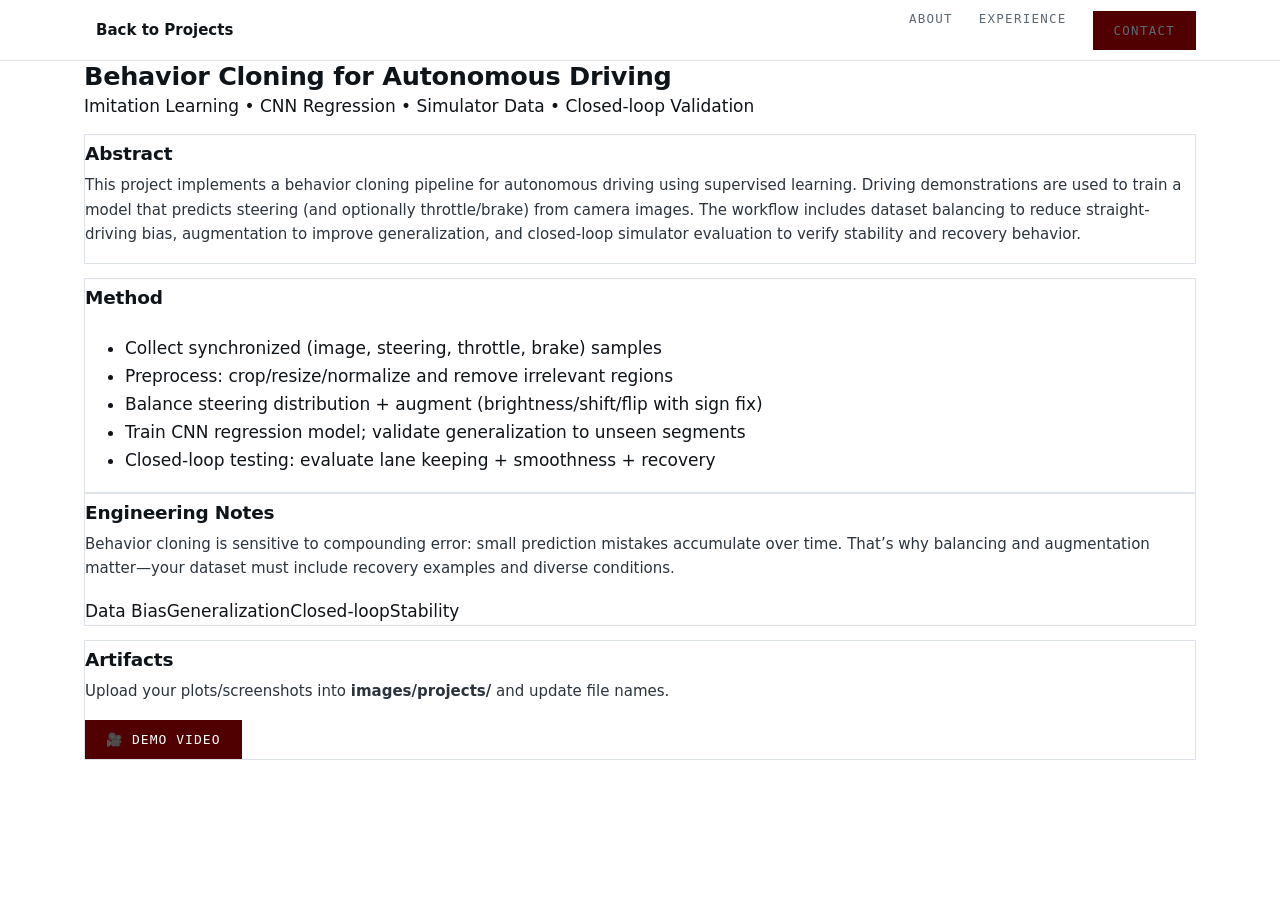
<file: project-behavior-cloning.html>
<!doctype html>
<html lang="en">
  <head>
    <meta charset="UTF-8" />
    <meta name="viewport" content="width=device-width, initial-scale=1" />
    <title>Behavior Cloning | Jeffry Rufus Robert Williams</title>
    <link rel="stylesheet" href="style.css" />
  </head>

  <body>
    <header class="top">
      <div class="wrap nav">
        <a class="brand" href="index.html#projects">
          <span class="brand-dot"></span>
          <span class="brand-text">Back to Projects</span>
        </a>
        <nav class="nav-links">
          <a href="index.html#about">About</a>
          <a href="index.html#experience">Experience</a>
          <a class="btn" href="index.html#contact">Contact</a>
        </nav>
      </div>
    </header>

    <main class="section">
      <div class="wrap">
        <div class="section-head reveal">
          <h2>Behavior Cloning for Autonomous Driving</h2>
          <p class="small-muted">Imitation Learning • CNN Regression • Simulator Data • Closed-loop Validation</p>
        </div>

        <div class="card reveal">
          <h3>Abstract</h3>
          <p>
            This project implements a behavior cloning pipeline for autonomous driving using supervised learning.
            Driving demonstrations are used to train a model that predicts steering (and optionally throttle/brake) from camera images.
            The workflow includes dataset balancing to reduce straight-driving bias, augmentation to improve generalization, and closed-loop
            simulator evaluation to verify stability and recovery behavior.
          </p>
        </div>

        <div class="two-col" style="margin-top:14px;">
          <div class="card reveal">
            <h3>Method</h3>
            <ul class="focus">
              <li>Collect synchronized (image, steering, throttle, brake) samples</li>
              <li>Preprocess: crop/resize/normalize and remove irrelevant regions</li>
              <li>Balance steering distribution + augment (brightness/shift/flip with sign fix)</li>
              <li>Train CNN regression model; validate generalization to unseen segments</li>
              <li>Closed-loop testing: evaluate lane keeping + smoothness + recovery</li>
            </ul>
          </div>

          <div class="card reveal">
            <h3>Engineering Notes</h3>
            <p>
              Behavior cloning is sensitive to compounding error: small prediction mistakes accumulate over time.
              That’s why balancing and augmentation matter—your dataset must include recovery examples and diverse conditions.
            </p>
            <div class="tags">
              <span>Data Bias</span><span>Generalization</span><span>Closed-loop</span><span>Stability</span>
            </div>
          </div>
        </div>

        <div class="card reveal" style="margin-top:14px;">
          <h3>Artifacts</h3>
          <p class="small-muted">Upload your plots/screenshots into <b>images/projects/</b> and update file names.</p>

          <div class="artifact-links">
            <a class="btn small" href="https://youtube.com/yourvideo" target="_blank">🎥 Demo Video</a>
          </div>
        </div>
      </div>
    </main>

    <script src="script.js"></script>
  </body>
</html>
</file>
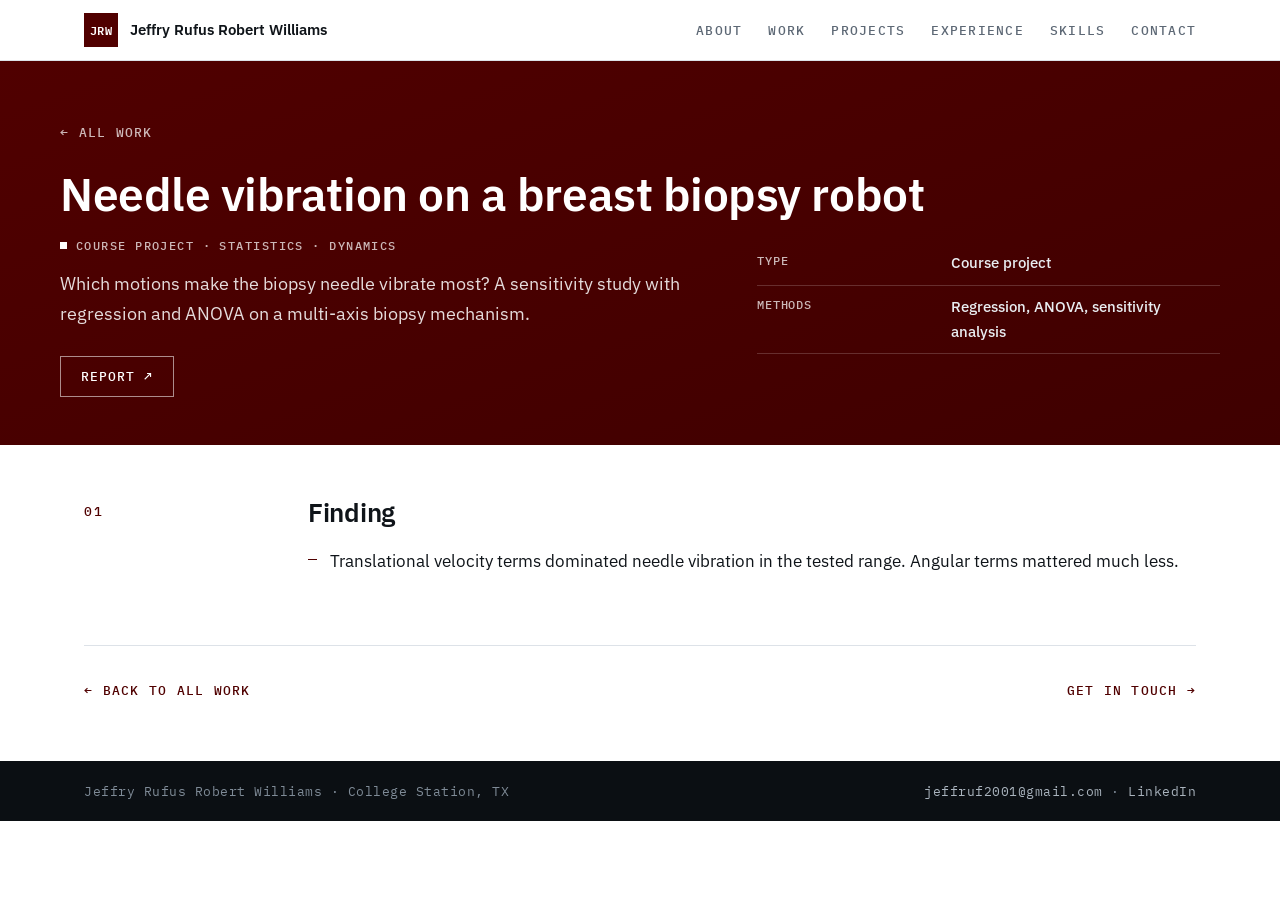
<file: project-biopsy-vibration.html>
<!doctype html>
<html lang="en">
<head>
<meta charset="utf-8">
<meta name="viewport" content="width=device-width, initial-scale=1">
<title>Needle vibration on a breast biopsy robot | Jeffry Rufus Robert Williams</title>
<meta name="description" content="Which motions make the biopsy needle vibrate most? A sensitivity study with regression and ANOVA on a multi-axis biopsy mechanism.">
<link rel="preconnect" href="https://fonts.googleapis.com"><link rel="preconnect" href="https://fonts.gstatic.com" crossorigin><link href="https://fonts.googleapis.com/css2?family=IBM+Plex+Mono:wght@400;500;600&family=IBM+Plex+Sans:wght@400;500;600&display=swap" rel="stylesheet">
<link rel="stylesheet" href="style.css">
</head>
<body>
<header class="top"><div class="wrap nav">
  <a class="brand" href="index.html"><span class="mark">JRW</span>Jeffry Rufus Robert Williams</a>
  <nav class="nav-links">
    <a href="index.html#about">About</a><a href="index.html#work">Work</a><a href="index.html#projects">Projects</a>
    <a href="index.html#experience">Experience</a><a href="index.html#skills">Skills</a><a href="index.html#contact">Contact</a>
  </nav>
</div></header>
<div class="dark maroon"><div class="wrap page-hero"><a class="crumb" href="index.html#work">← All work</a><h1>Needle vibration on a breast biopsy robot</h1><div class="intro"><div><p class="label"><span class="dot"></span>Course project · Statistics · Dynamics</p><p class="lead" style="margin-top:14px">Which motions make the biopsy needle vibrate most? A sensitivity study with regression and ANOVA on a multi-axis biopsy mechanism.</p><div class="btns"><a class="btn ghost" href="https://drive.google.com/drive/folders/1OaWrfeAu4ocU8D_kX5uz3VjaNgsYMJPg?usp=sharing" target="_blank" rel="noreferrer">Report ↗</a></div></div><div><table class="spec-table"><tr><th>Type</th><td>Course project</td></tr><tr><th>Methods</th><td>Regression, ANOVA, sensitivity analysis</td></tr></table></div></div></div></div><main class="wrap"><div class="block"><div class="num">01</div><div class="text-col"><h2>Finding</h2><ul class="points"><li>Translational velocity terms dominated needle vibration in the tested range. Angular terms mattered much less.</li></ul></div></div><div class="next"><a class="more" href="index.html#work">← Back to all work</a><a class="more" href="index.html#contact">Get in touch →</a></div></main><footer><div class="wrap"><span>Jeffry Rufus Robert Williams · College Station, TX</span>
<span><a href="mailto:jeffruf2001@gmail.com">jeffruf2001@gmail.com</a> · <a href="https://www.linkedin.com/in/jeffryrwilliams/" target="_blank" rel="noreferrer">LinkedIn</a></span></div></footer>
<div class="lb" id="lb"><img alt=""></div>
<script>
(function(){var lb=document.getElementById('lb'),im=lb.querySelector('img');
document.querySelectorAll('.gallery .media img').forEach(function(i){i.addEventListener('click',function(){im.src=i.src;im.alt=i.alt;lb.classList.add('on')})});
lb.addEventListener('click',function(){lb.classList.remove('on')});
document.addEventListener('keydown',function(e){if(e.key==='Escape')lb.classList.remove('on')});})();
</script>
</body>
</html>
</file>
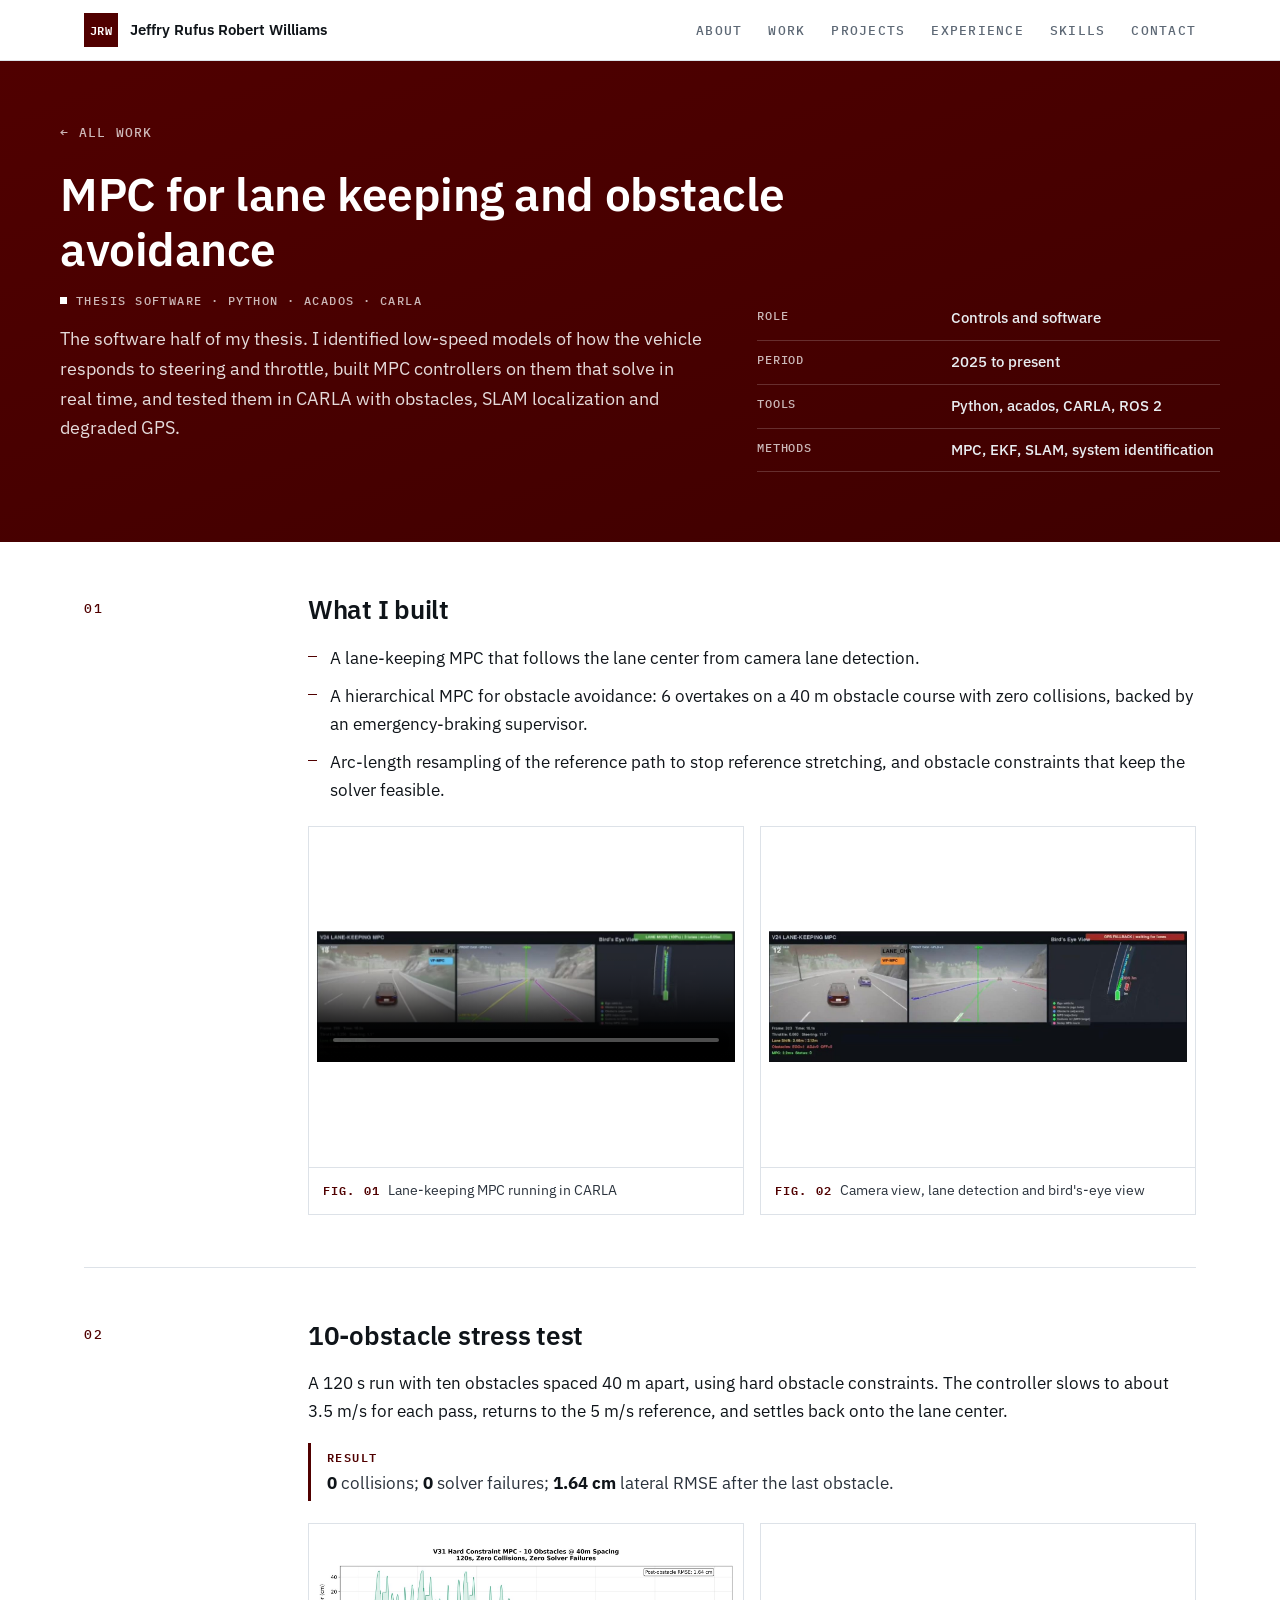
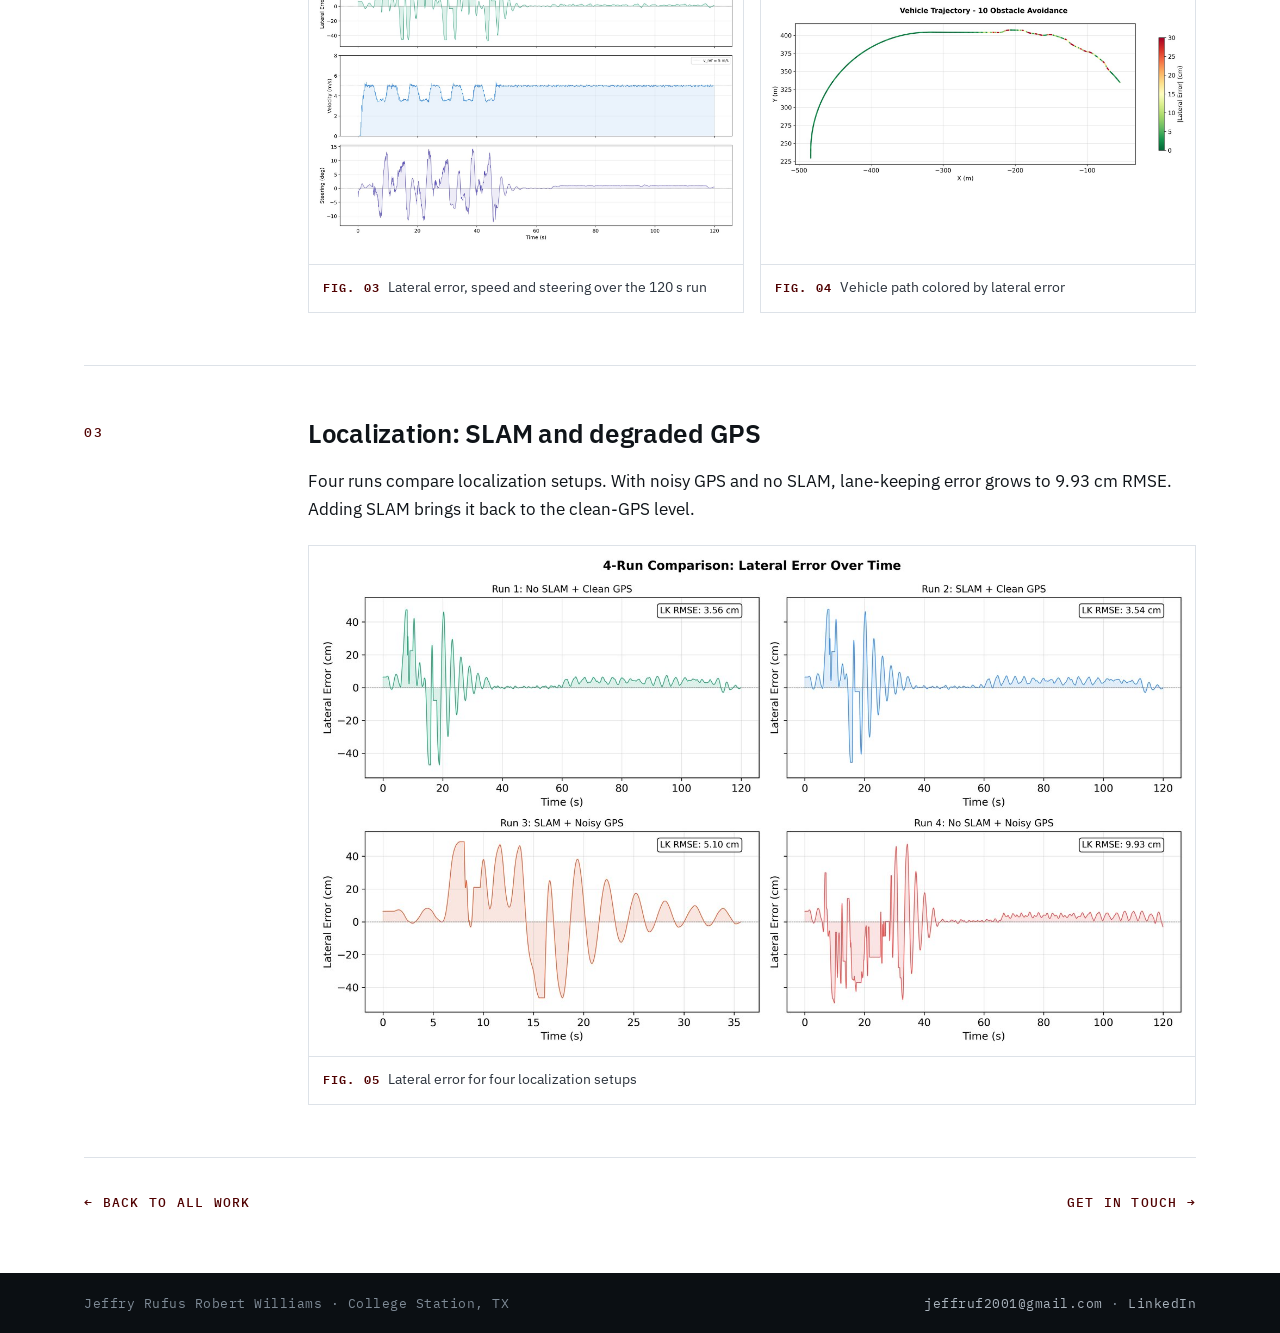
<file: project-carla-mpc.html>
<!doctype html>
<html lang="en">
<head>
<meta charset="utf-8">
<meta name="viewport" content="width=device-width, initial-scale=1">
<title>MPC for lane keeping and obstacle avoidance | Jeffry Rufus Robert Williams</title>
<meta name="description" content="The software half of my thesis. I identified low-speed models of how the vehicle responds to steering and throttle, built MPC controllers on them that solv">
<link rel="preconnect" href="https://fonts.googleapis.com"><link rel="preconnect" href="https://fonts.gstatic.com" crossorigin><link href="https://fonts.googleapis.com/css2?family=IBM+Plex+Mono:wght@400;500;600&family=IBM+Plex+Sans:wght@400;500;600&display=swap" rel="stylesheet">
<link rel="stylesheet" href="style.css">
</head>
<body>
<header class="top"><div class="wrap nav">
  <a class="brand" href="index.html"><span class="mark">JRW</span>Jeffry Rufus Robert Williams</a>
  <nav class="nav-links">
    <a href="index.html#about">About</a><a href="index.html#work">Work</a><a href="index.html#projects">Projects</a>
    <a href="index.html#experience">Experience</a><a href="index.html#skills">Skills</a><a href="index.html#contact">Contact</a>
  </nav>
</div></header>
<div class="dark maroon"><div class="wrap page-hero"><a class="crumb" href="index.html#work">← All work</a><h1>MPC for lane keeping and obstacle avoidance</h1><div class="intro"><div><p class="label"><span class="dot"></span>Thesis software · Python · acados · CARLA</p><p class="lead" style="margin-top:14px">The software half of my thesis. I identified low-speed models of how the vehicle responds to steering and throttle, built MPC controllers on them that solve in real time, and tested them in CARLA with obstacles, SLAM localization and degraded GPS.</p></div><div><table class="spec-table"><tr><th>Role</th><td>Controls and software</td></tr><tr><th>Period</th><td>2025 to present</td></tr><tr><th>Tools</th><td>Python, acados, CARLA, ROS 2</td></tr><tr><th>Methods</th><td>MPC, EKF, SLAM, system identification</td></tr></table></div></div></div></div><main class="wrap"><div class="block"><div class="num">01</div><div class="text-col"><h2>What I built</h2><ul class="points"><li>A lane-keeping MPC that follows the lane center from camera lane detection.</li><li>A hierarchical MPC for obstacle avoidance: 6 overtakes on a 40 m obstacle course with zero collisions, backed by an emergency-braking supervisor.</li><li>Arc-length resampling of the reference path to stop reference stretching, and obstacle constraints that keep the solver feasible.</li></ul><div class="gallery two"><figure><div class="media"><video src="vid-carla-lkmpc.mp4" poster="vid-carla-lkmpc-poster.jpg" controls muted playsinline preload="none"></video></div><figcaption><b>Fig. 01</b>Lane-keeping MPC running in CARLA</figcaption></figure><figure><div class="media"><img src="img-carla-mpc.jpg" alt="Camera view, lane detection and bird&#x27;s-eye view" loading="lazy"></div><figcaption><b>Fig. 02</b>Camera view, lane detection and bird&#x27;s-eye view</figcaption></figure></div></div></div><div class="block"><div class="num">02</div><div class="text-col"><h2>10-obstacle stress test</h2><p>A 120 s run with ten obstacles spaced 40 m apart, using hard obstacle constraints. The controller slows to about 3.5 m/s for each pass, returns to the 5 m/s reference, and settles back onto the lane center.</p><p class="results"><span>Result</span><b>0</b> collisions; <b>0</b> solver failures; <b>1.64 cm</b> lateral RMSE after the last obstacle.</p><div class="gallery two"><figure><div class="media"><img src="img-thesis-10obs.jpg" alt="Lateral error, speed and steering over the 120 s run" loading="lazy"></div><figcaption><b>Fig. 03</b>Lateral error, speed and steering over the 120 s run</figcaption></figure><figure><div class="media"><img src="img-thesis-trajectory.jpg" alt="Vehicle path colored by lateral error" loading="lazy"></div><figcaption><b>Fig. 04</b>Vehicle path colored by lateral error</figcaption></figure></div></div></div><div class="block"><div class="num">03</div><div class="text-col"><h2>Localization: SLAM and degraded GPS</h2><p>Four runs compare localization setups. With noisy GPS and no SLAM, lane-keeping error grows to 9.93 cm RMSE. Adding SLAM brings it back to the clean-GPS level.</p><div class="gallery one"><figure><div class="media"><img src="img-thesis-slam-gps.jpg" alt="Lateral error for four localization setups" loading="lazy"></div><figcaption><b>Fig. 05</b>Lateral error for four localization setups</figcaption></figure></div></div></div><div class="next"><a class="more" href="index.html#work">← Back to all work</a><a class="more" href="index.html#contact">Get in touch →</a></div></main><footer><div class="wrap"><span>Jeffry Rufus Robert Williams · College Station, TX</span>
<span><a href="mailto:jeffruf2001@gmail.com">jeffruf2001@gmail.com</a> · <a href="https://www.linkedin.com/in/jeffryrwilliams/" target="_blank" rel="noreferrer">LinkedIn</a></span></div></footer>
<div class="lb" id="lb"><img alt=""></div>
<script>
(function(){var lb=document.getElementById('lb'),im=lb.querySelector('img');
document.querySelectorAll('.gallery .media img').forEach(function(i){i.addEventListener('click',function(){im.src=i.src;im.alt=i.alt;lb.classList.add('on')})});
lb.addEventListener('click',function(){lb.classList.remove('on')});
document.addEventListener('keydown',function(e){if(e.key==='Escape')lb.classList.remove('on')});})();
</script>
</body>
</html>
</file>
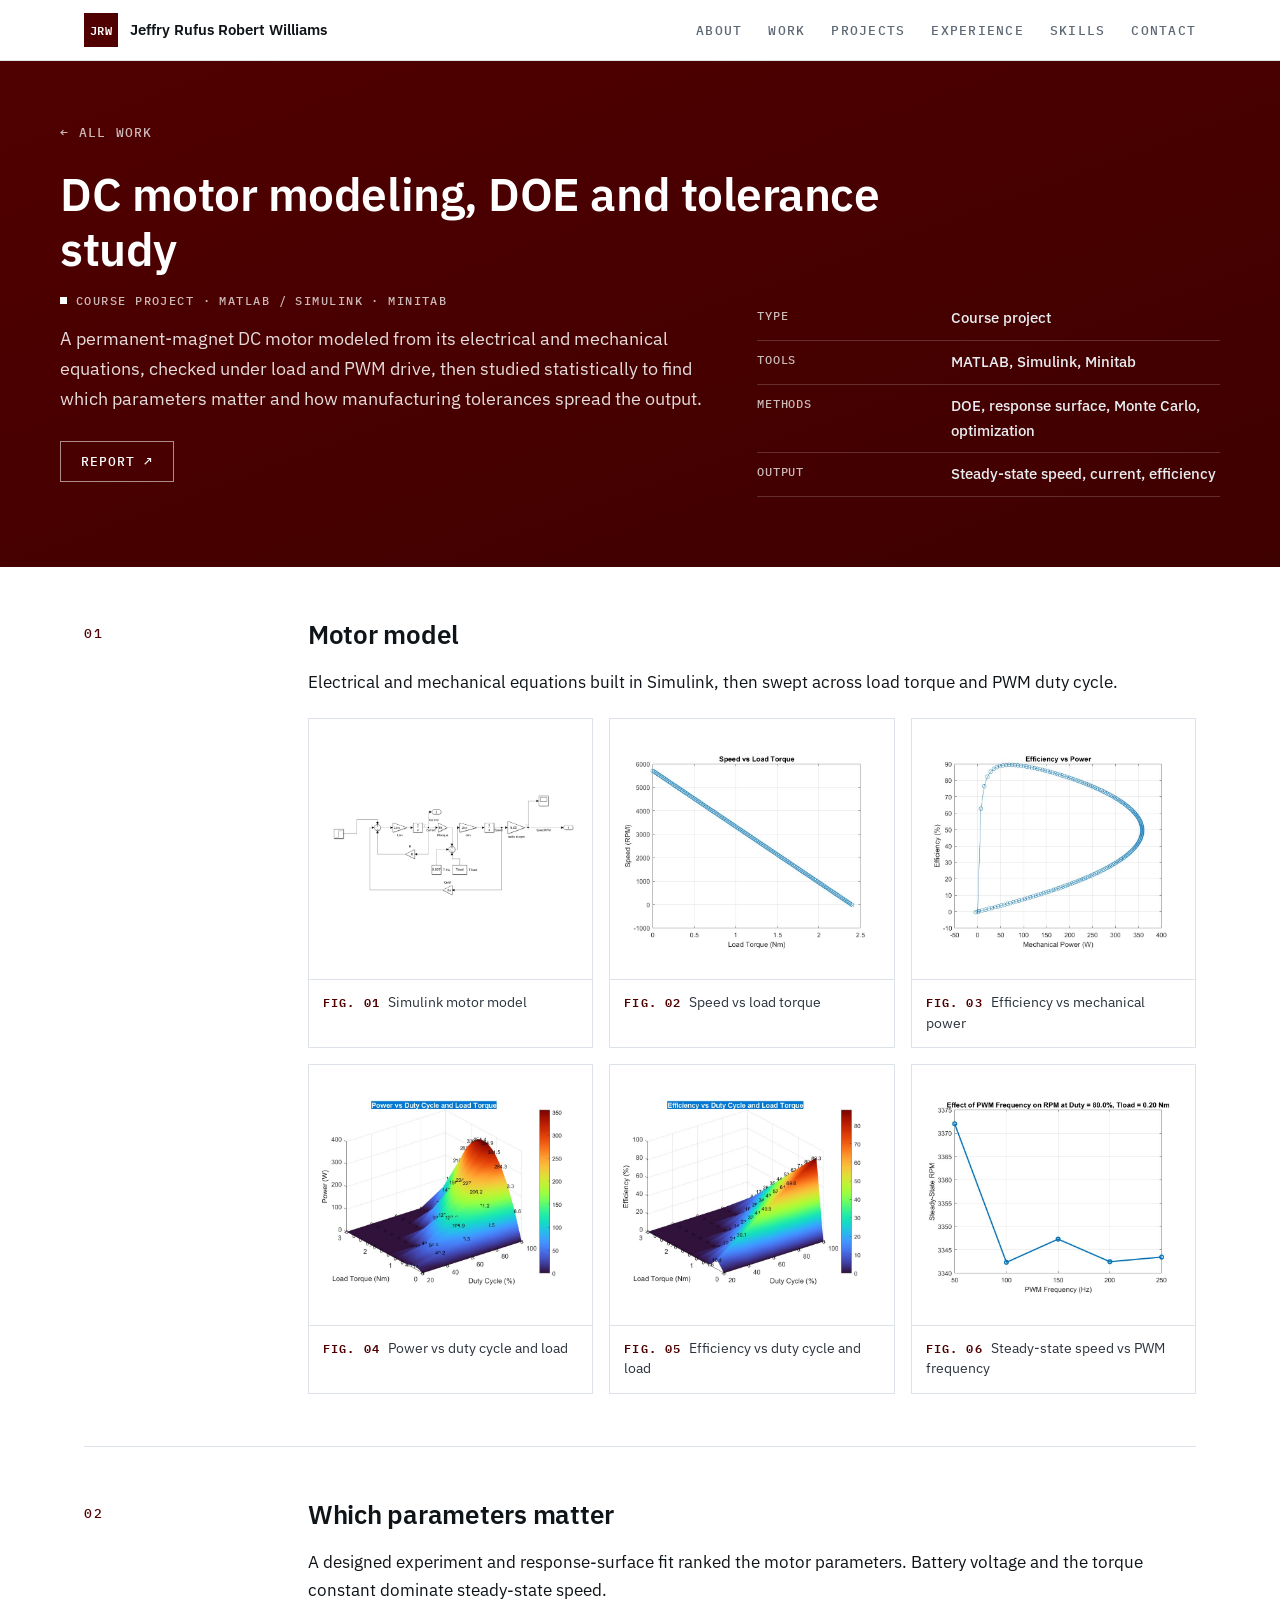
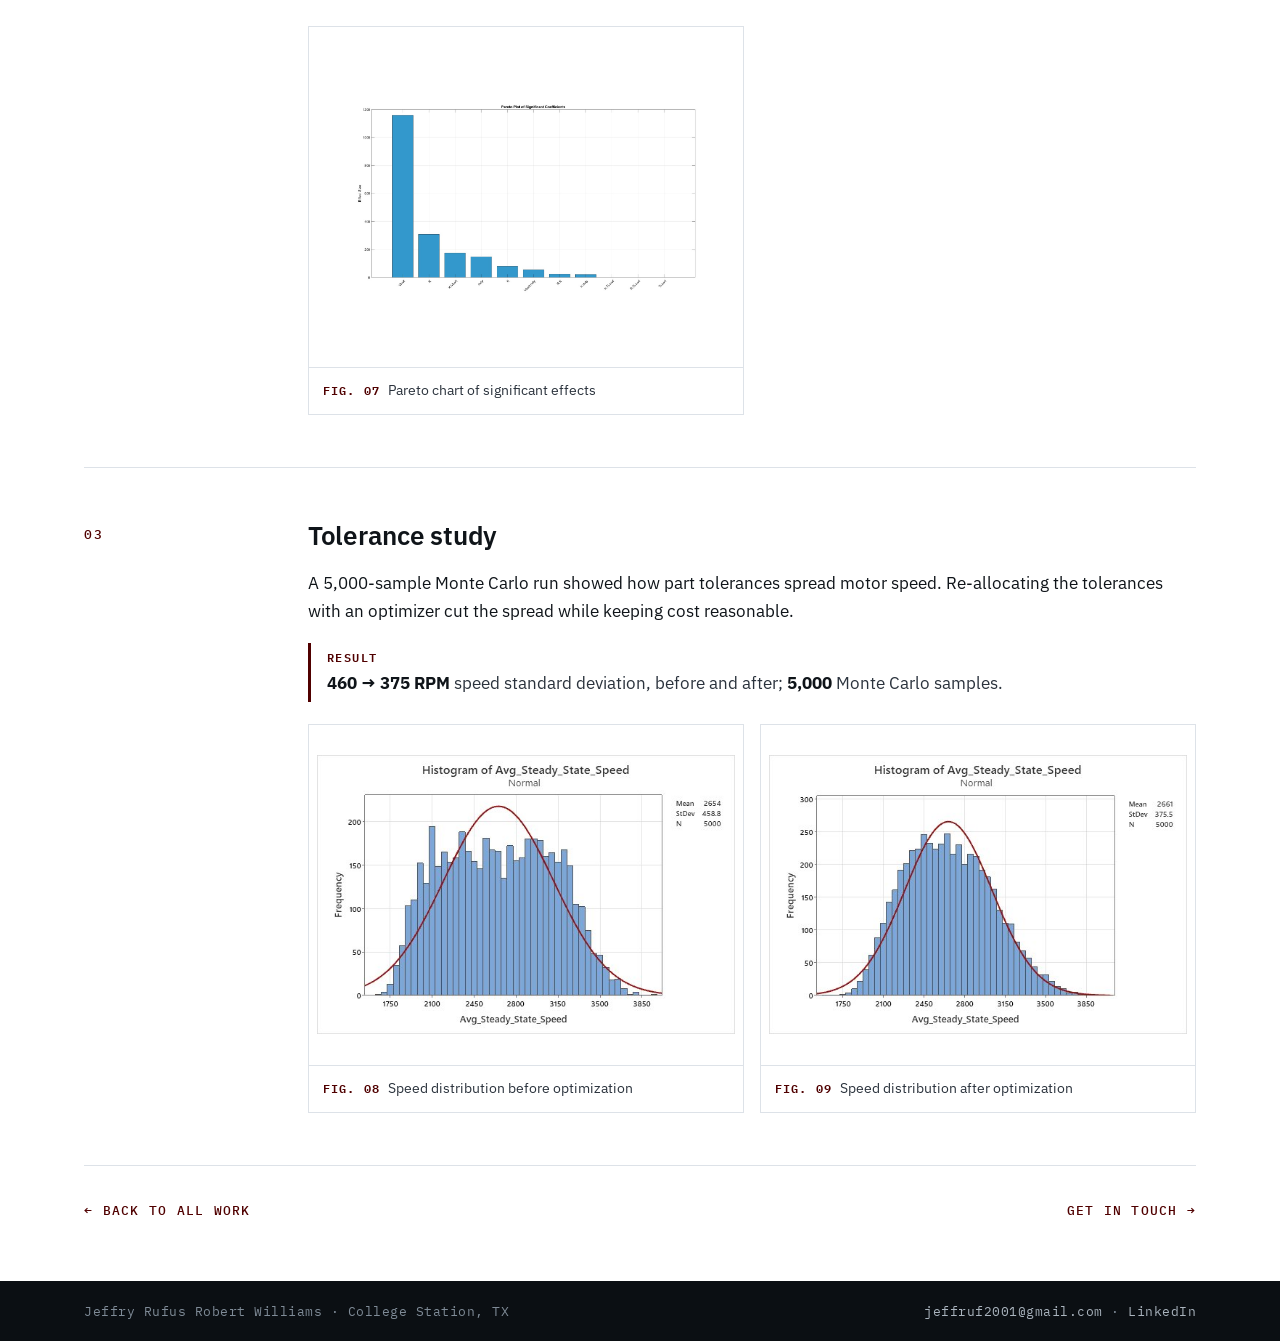
<file: project-dcpm.html>
<!doctype html>
<html lang="en">
<head>
<meta charset="utf-8">
<meta name="viewport" content="width=device-width, initial-scale=1">
<title>DC motor modeling, DOE and tolerance study | Jeffry Rufus Robert Williams</title>
<meta name="description" content="A permanent-magnet DC motor modeled from its electrical and mechanical equations, checked under load and PWM drive, then studied statistically to find whic">
<link rel="preconnect" href="https://fonts.googleapis.com"><link rel="preconnect" href="https://fonts.gstatic.com" crossorigin><link href="https://fonts.googleapis.com/css2?family=IBM+Plex+Mono:wght@400;500;600&family=IBM+Plex+Sans:wght@400;500;600&display=swap" rel="stylesheet">
<link rel="stylesheet" href="style.css">
</head>
<body>
<header class="top"><div class="wrap nav">
  <a class="brand" href="index.html"><span class="mark">JRW</span>Jeffry Rufus Robert Williams</a>
  <nav class="nav-links">
    <a href="index.html#about">About</a><a href="index.html#work">Work</a><a href="index.html#projects">Projects</a>
    <a href="index.html#experience">Experience</a><a href="index.html#skills">Skills</a><a href="index.html#contact">Contact</a>
  </nav>
</div></header>
<div class="dark maroon"><div class="wrap page-hero"><a class="crumb" href="index.html#work">← All work</a><h1>DC motor modeling, DOE and tolerance study</h1><div class="intro"><div><p class="label"><span class="dot"></span>Course project · MATLAB / Simulink · Minitab</p><p class="lead" style="margin-top:14px">A permanent-magnet DC motor modeled from its electrical and mechanical equations, checked under load and PWM drive, then studied statistically to find which parameters matter and how manufacturing tolerances spread the output.</p><div class="btns"><a class="btn ghost" href="https://drive.google.com/drive/folders/1FhWZB9mWISMLVZPEctBpiHRyrLYP6GOF?usp=sharing" target="_blank" rel="noreferrer">Report ↗</a></div></div><div><table class="spec-table"><tr><th>Type</th><td>Course project</td></tr><tr><th>Tools</th><td>MATLAB, Simulink, Minitab</td></tr><tr><th>Methods</th><td>DOE, response surface, Monte Carlo, optimization</td></tr><tr><th>Output</th><td>Steady-state speed, current, efficiency</td></tr></table></div></div></div></div><main class="wrap"><div class="block"><div class="num">01</div><div class="text-col"><h2>Motor model</h2><p>Electrical and mechanical equations built in Simulink, then swept across load torque and PWM duty cycle.</p><div class="gallery"><figure><div class="media"><img src="img-dc-simulink.jpg" alt="Simulink motor model" loading="lazy"></div><figcaption><b>Fig. 01</b>Simulink motor model</figcaption></figure><figure><div class="media"><img src="img-dc-speed.jpg" alt="Speed vs load torque" loading="lazy"></div><figcaption><b>Fig. 02</b>Speed vs load torque</figcaption></figure><figure><div class="media"><img src="img-dc-eff-power.jpg" alt="Efficiency vs mechanical power" loading="lazy"></div><figcaption><b>Fig. 03</b>Efficiency vs mechanical power</figcaption></figure><figure><div class="media"><img src="img-dc-power-surface.jpg" alt="Power vs duty cycle and load" loading="lazy"></div><figcaption><b>Fig. 04</b>Power vs duty cycle and load</figcaption></figure><figure><div class="media"><img src="img-dc-eff-surface.jpg" alt="Efficiency vs duty cycle and load" loading="lazy"></div><figcaption><b>Fig. 05</b>Efficiency vs duty cycle and load</figcaption></figure><figure><div class="media"><img src="img-dc-pwm.jpg" alt="Steady-state speed vs PWM frequency" loading="lazy"></div><figcaption><b>Fig. 06</b>Steady-state speed vs PWM frequency</figcaption></figure></div></div></div><div class="block"><div class="num">02</div><div class="text-col"><h2>Which parameters matter</h2><p>A designed experiment and response-surface fit ranked the motor parameters. Battery voltage and the torque constant dominate steady-state speed.</p><div class="gallery two"><figure><div class="media"><img src="img-dc-pareto.jpg" alt="Pareto chart of significant effects" loading="lazy"></div><figcaption><b>Fig. 07</b>Pareto chart of significant effects</figcaption></figure></div></div></div><div class="block"><div class="num">03</div><div class="text-col"><h2>Tolerance study</h2><p>A 5,000-sample Monte Carlo run showed how part tolerances spread motor speed. Re-allocating the tolerances with an optimizer cut the spread while keeping cost reasonable.</p><p class="results"><span>Result</span><b>460 → 375 RPM</b> speed standard deviation, before and after; <b>5,000</b> Monte Carlo samples.</p><div class="gallery two"><figure><div class="media"><img src="img-dc-mc-before.jpg" alt="Speed distribution before optimization" loading="lazy"></div><figcaption><b>Fig. 08</b>Speed distribution before optimization</figcaption></figure><figure><div class="media"><img src="img-dc-mc-after.jpg" alt="Speed distribution after optimization" loading="lazy"></div><figcaption><b>Fig. 09</b>Speed distribution after optimization</figcaption></figure></div></div></div><div class="next"><a class="more" href="index.html#work">← Back to all work</a><a class="more" href="index.html#contact">Get in touch →</a></div></main><footer><div class="wrap"><span>Jeffry Rufus Robert Williams · College Station, TX</span>
<span><a href="mailto:jeffruf2001@gmail.com">jeffruf2001@gmail.com</a> · <a href="https://www.linkedin.com/in/jeffryrwilliams/" target="_blank" rel="noreferrer">LinkedIn</a></span></div></footer>
<div class="lb" id="lb"><img alt=""></div>
<script>
(function(){var lb=document.getElementById('lb'),im=lb.querySelector('img');
document.querySelectorAll('.gallery .media img').forEach(function(i){i.addEventListener('click',function(){im.src=i.src;im.alt=i.alt;lb.classList.add('on')})});
lb.addEventListener('click',function(){lb.classList.remove('on')});
document.addEventListener('keydown',function(e){if(e.key==='Escape')lb.classList.remove('on')});})();
</script>
</body>
</html>
</file>
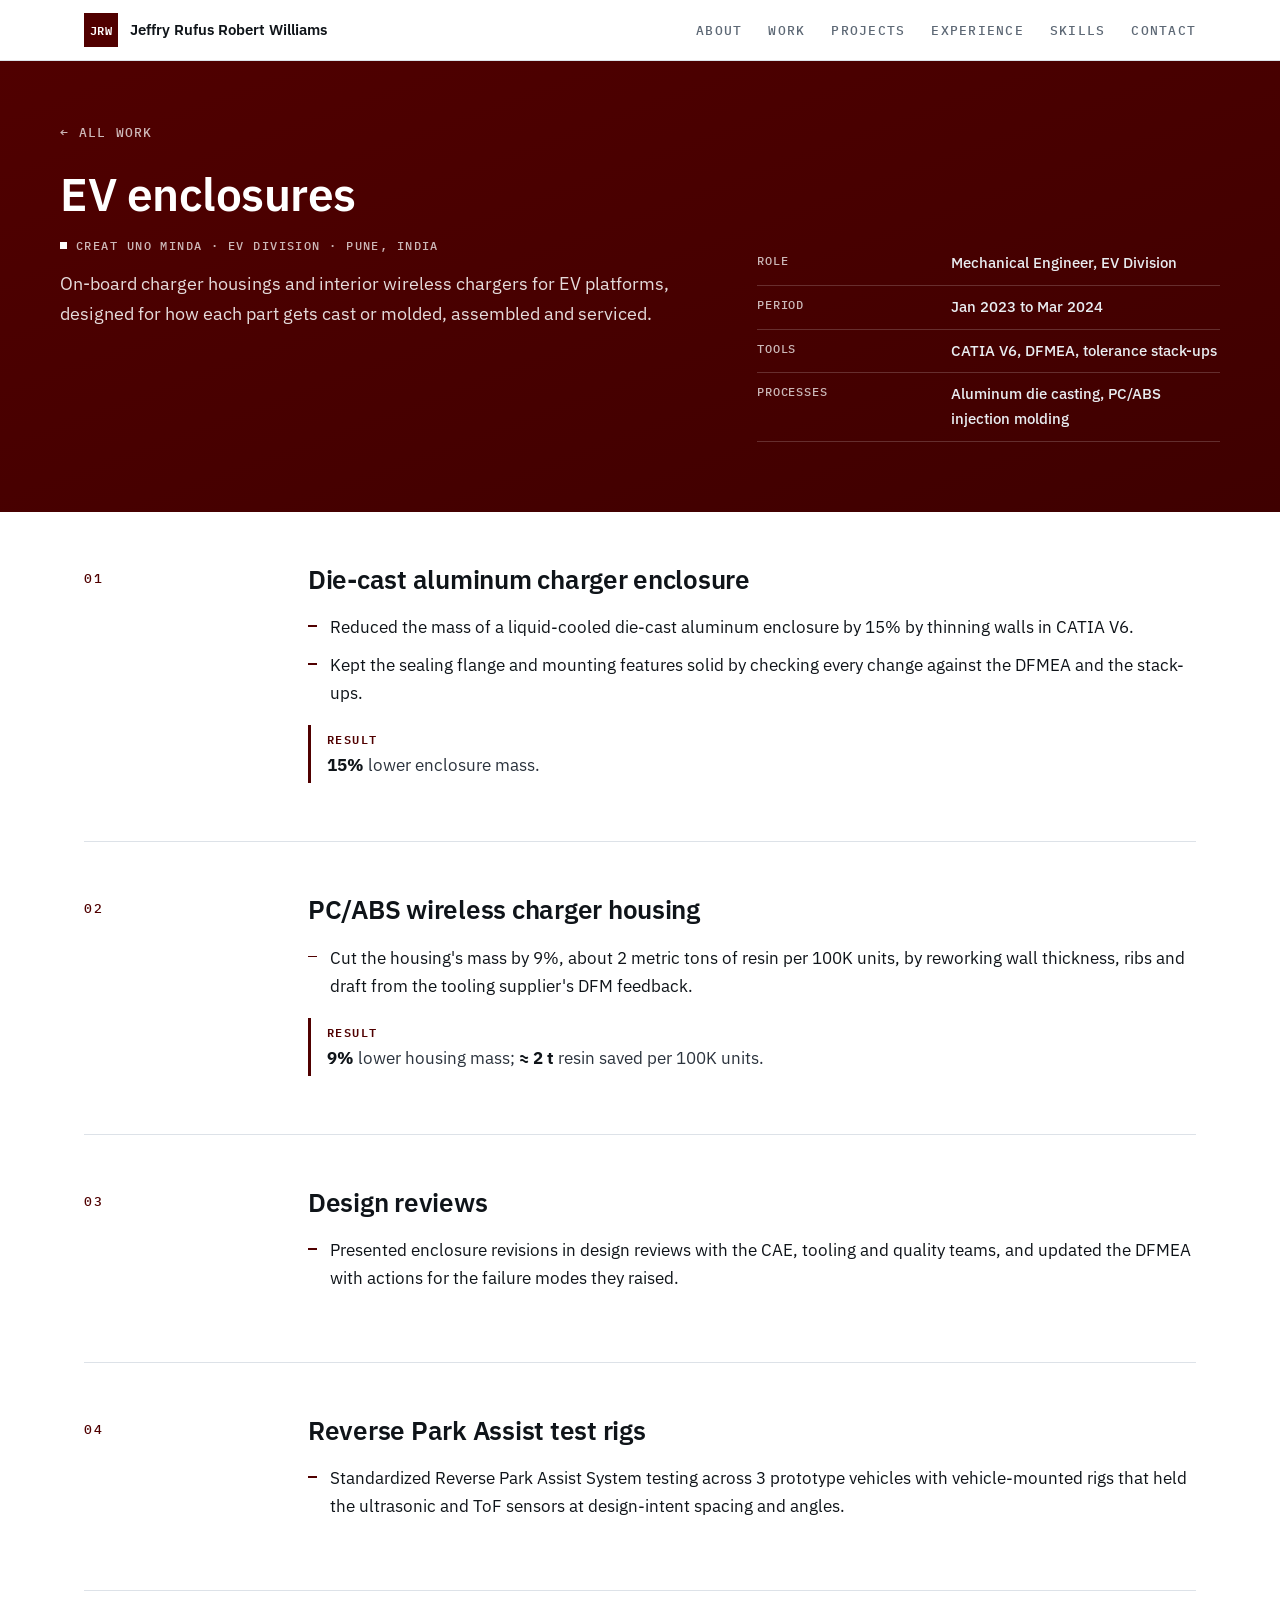
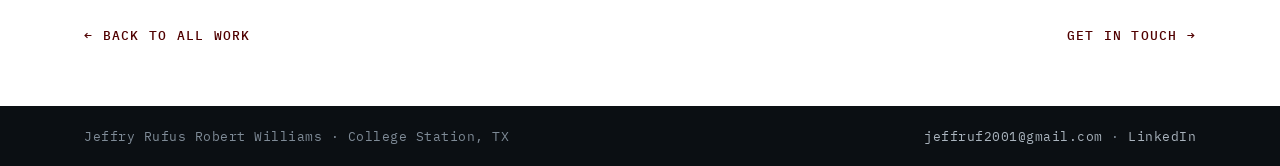
<file: project-enclosures.html>
<!doctype html>
<html lang="en">
<head>
<meta charset="utf-8">
<meta name="viewport" content="width=device-width, initial-scale=1">
<title>EV enclosures | Jeffry Rufus Robert Williams</title>
<meta name="description" content="On-board charger housings and interior wireless chargers for EV platforms, designed for how each part gets cast or molded, assembled and serviced.">
<link rel="preconnect" href="https://fonts.googleapis.com"><link rel="preconnect" href="https://fonts.gstatic.com" crossorigin><link href="https://fonts.googleapis.com/css2?family=IBM+Plex+Mono:wght@400;500;600&family=IBM+Plex+Sans:wght@400;500;600&display=swap" rel="stylesheet">
<link rel="stylesheet" href="style.css">
</head>
<body>
<header class="top"><div class="wrap nav">
  <a class="brand" href="index.html"><span class="mark">JRW</span>Jeffry Rufus Robert Williams</a>
  <nav class="nav-links">
    <a href="index.html#about">About</a><a href="index.html#work">Work</a><a href="index.html#projects">Projects</a>
    <a href="index.html#experience">Experience</a><a href="index.html#skills">Skills</a><a href="index.html#contact">Contact</a>
  </nav>
</div></header>
<div class="dark maroon"><div class="wrap page-hero"><a class="crumb" href="index.html#work">← All work</a><h1>EV enclosures</h1><div class="intro"><div><p class="label"><span class="dot"></span>CREAT UNO Minda · EV Division · Pune, India</p><p class="lead" style="margin-top:14px">On-board charger housings and interior wireless chargers for EV platforms, designed for how each part gets cast or molded, assembled and serviced.</p></div><div><table class="spec-table"><tr><th>Role</th><td>Mechanical Engineer, EV Division</td></tr><tr><th>Period</th><td>Jan 2023 to Mar 2024</td></tr><tr><th>Tools</th><td>CATIA V6, DFMEA, tolerance stack-ups</td></tr><tr><th>Processes</th><td>Aluminum die casting, PC/ABS injection molding</td></tr></table></div></div></div></div><main class="wrap"><div class="block"><div class="num">01</div><div class="text-col"><h2>Die-cast aluminum charger enclosure</h2><ul class="points"><li>Reduced the mass of a liquid-cooled die-cast aluminum enclosure by 15% by thinning walls in CATIA V6.</li><li>Kept the sealing flange and mounting features solid by checking every change against the DFMEA and the stack-ups.</li></ul><p class="results"><span>Result</span><b>15%</b> lower enclosure mass.</p></div></div><div class="block"><div class="num">02</div><div class="text-col"><h2>PC/ABS wireless charger housing</h2><ul class="points"><li>Cut the housing's mass by 9%, about 2 metric tons of resin per 100K units, by reworking wall thickness, ribs and draft from the tooling supplier's DFM feedback.</li></ul><p class="results"><span>Result</span><b>9%</b> lower housing mass; <b>≈ 2 t</b> resin saved per 100K units.</p></div></div><div class="block"><div class="num">03</div><div class="text-col"><h2>Design reviews</h2><ul class="points"><li>Presented enclosure revisions in design reviews with the CAE, tooling and quality teams, and updated the DFMEA with actions for the failure modes they raised.</li></ul></div></div><div class="block"><div class="num">04</div><div class="text-col"><h2>Reverse Park Assist test rigs</h2><ul class="points"><li>Standardized Reverse Park Assist System testing across 3 prototype vehicles with vehicle-mounted rigs that held the ultrasonic and ToF sensors at design-intent spacing and angles.</li></ul></div></div><div class="next"><a class="more" href="index.html#work">← Back to all work</a><a class="more" href="index.html#contact">Get in touch →</a></div></main><footer><div class="wrap"><span>Jeffry Rufus Robert Williams · College Station, TX</span>
<span><a href="mailto:jeffruf2001@gmail.com">jeffruf2001@gmail.com</a> · <a href="https://www.linkedin.com/in/jeffryrwilliams/" target="_blank" rel="noreferrer">LinkedIn</a></span></div></footer>
<div class="lb" id="lb"><img alt=""></div>
<script>
(function(){var lb=document.getElementById('lb'),im=lb.querySelector('img');
document.querySelectorAll('.gallery .media img').forEach(function(i){i.addEventListener('click',function(){im.src=i.src;im.alt=i.alt;lb.classList.add('on')})});
lb.addEventListener('click',function(){lb.classList.remove('on')});
document.addEventListener('keydown',function(e){if(e.key==='Escape')lb.classList.remove('on')});})();
</script>
</body>
</html>
</file>
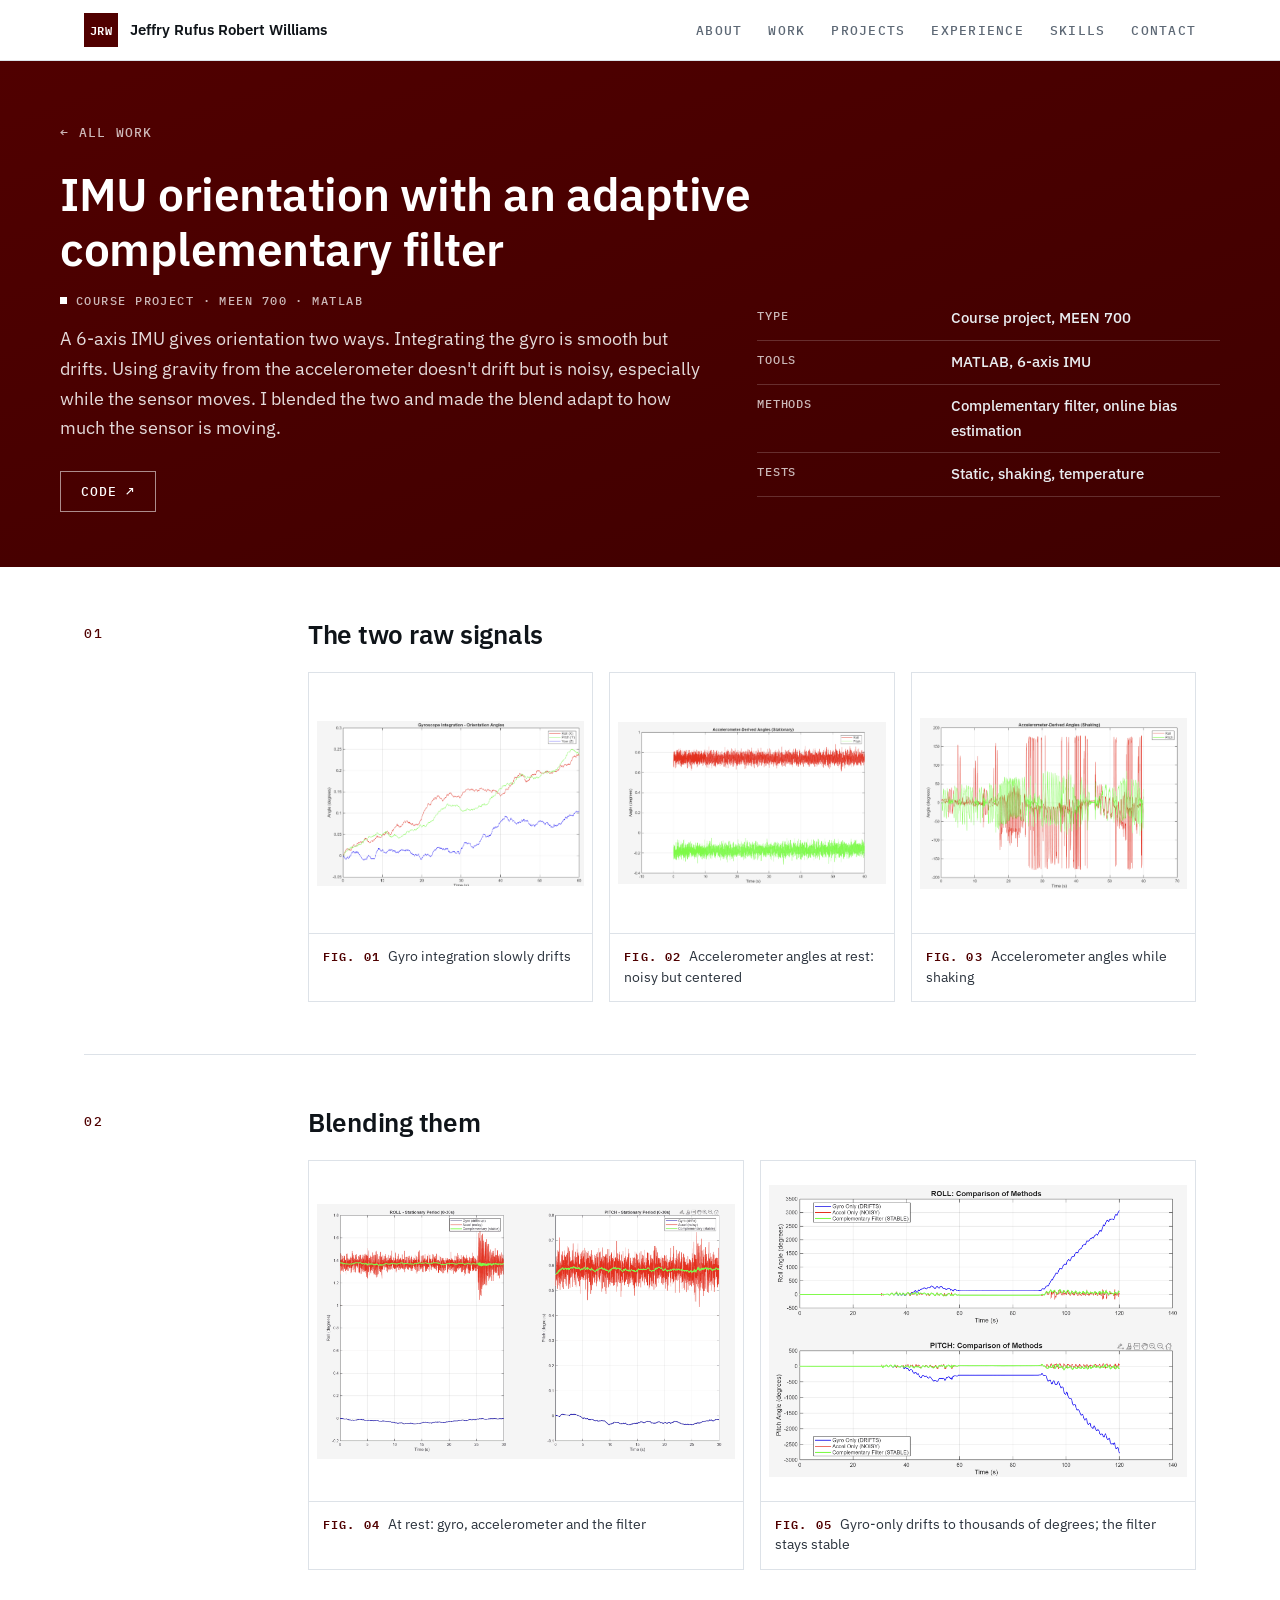
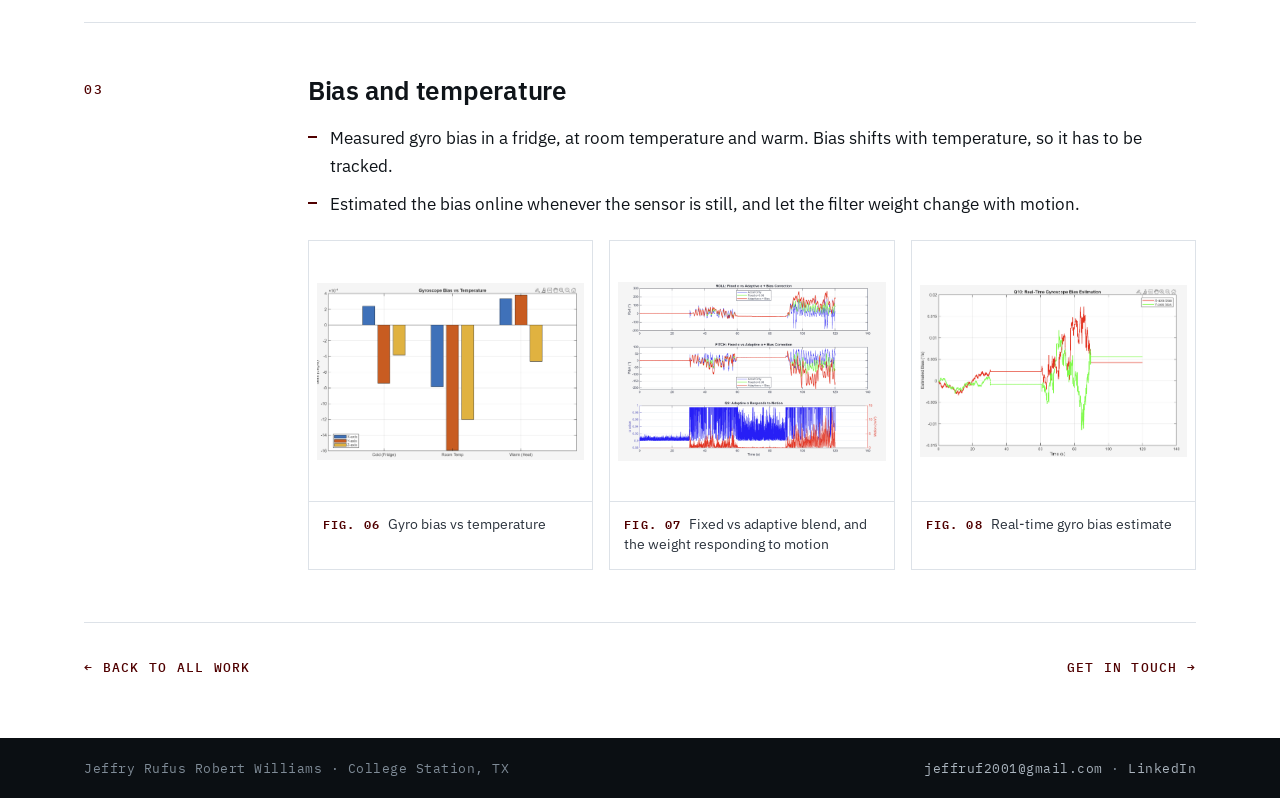
<file: project-imu.html>
<!doctype html>
<html lang="en">
<head>
<meta charset="utf-8">
<meta name="viewport" content="width=device-width, initial-scale=1">
<title>IMU orientation with an adaptive complementary filter | Jeffry Rufus Robert Williams</title>
<meta name="description" content="A 6-axis IMU gives orientation two ways. Integrating the gyro is smooth but drifts. Using gravity from the accelerometer doesn&#x27;t drift but is noisy, especi">
<link rel="preconnect" href="https://fonts.googleapis.com"><link rel="preconnect" href="https://fonts.gstatic.com" crossorigin><link href="https://fonts.googleapis.com/css2?family=IBM+Plex+Mono:wght@400;500;600&family=IBM+Plex+Sans:wght@400;500;600&display=swap" rel="stylesheet">
<link rel="stylesheet" href="style.css">
</head>
<body>
<header class="top"><div class="wrap nav">
  <a class="brand" href="index.html"><span class="mark">JRW</span>Jeffry Rufus Robert Williams</a>
  <nav class="nav-links">
    <a href="index.html#about">About</a><a href="index.html#work">Work</a><a href="index.html#projects">Projects</a>
    <a href="index.html#experience">Experience</a><a href="index.html#skills">Skills</a><a href="index.html#contact">Contact</a>
  </nav>
</div></header>
<div class="dark maroon"><div class="wrap page-hero"><a class="crumb" href="index.html#work">← All work</a><h1>IMU orientation with an adaptive complementary filter</h1><div class="intro"><div><p class="label"><span class="dot"></span>Course project · MEEN 700 · MATLAB</p><p class="lead" style="margin-top:14px">A 6-axis IMU gives orientation two ways. Integrating the gyro is smooth but drifts. Using gravity from the accelerometer doesn't drift but is noisy, especially while the sensor moves. I blended the two and made the blend adapt to how much the sensor is moving.</p><div class="btns"><a class="btn ghost" href="https://drive.google.com/drive/folders/1Mwbkmwv2oCRy7zjU6N8wfuQ2lrZf4Wjd?usp=sharing" target="_blank" rel="noreferrer">Code ↗</a></div></div><div><table class="spec-table"><tr><th>Type</th><td>Course project, MEEN 700</td></tr><tr><th>Tools</th><td>MATLAB, 6-axis IMU</td></tr><tr><th>Methods</th><td>Complementary filter, online bias estimation</td></tr><tr><th>Tests</th><td>Static, shaking, temperature</td></tr></table></div></div></div></div><main class="wrap"><div class="block"><div class="num">01</div><div class="text-col"><h2>The two raw signals</h2><div class="gallery"><figure><div class="media"><img src="img-imu-gyro-integration.png" alt="Gyro integration slowly drifts" loading="lazy"></div><figcaption><b>Fig. 01</b>Gyro integration slowly drifts</figcaption></figure><figure><div class="media"><img src="img-imu-accel-stationary.png" alt="Accelerometer angles at rest: noisy but centered" loading="lazy"></div><figcaption><b>Fig. 02</b>Accelerometer angles at rest: noisy but centered</figcaption></figure><figure><div class="media"><img src="img-imu-accel-shaking.png" alt="Accelerometer angles while shaking" loading="lazy"></div><figcaption><b>Fig. 03</b>Accelerometer angles while shaking</figcaption></figure></div></div></div><div class="block"><div class="num">02</div><div class="text-col"><h2>Blending them</h2><div class="gallery two"><figure><div class="media"><img src="img-imu-stationary.png" alt="At rest: gyro, accelerometer and the filter" loading="lazy"></div><figcaption><b>Fig. 04</b>At rest: gyro, accelerometer and the filter</figcaption></figure><figure><div class="media"><img src="img-imu-methods.png" alt="Gyro-only drifts to thousands of degrees; the filter stays stable" loading="lazy"></div><figcaption><b>Fig. 05</b>Gyro-only drifts to thousands of degrees; the filter stays stable</figcaption></figure></div></div></div><div class="block"><div class="num">03</div><div class="text-col"><h2>Bias and temperature</h2><ul class="points"><li>Measured gyro bias in a fridge, at room temperature and warm. Bias shifts with temperature, so it has to be tracked.</li><li>Estimated the bias online whenever the sensor is still, and let the filter weight change with motion.</li></ul><div class="gallery"><figure><div class="media"><img src="img-imu-bias-temp.png" alt="Gyro bias vs temperature" loading="lazy"></div><figcaption><b>Fig. 06</b>Gyro bias vs temperature</figcaption></figure><figure><div class="media"><img src="img-imu-adaptive.png" alt="Fixed vs adaptive blend, and the weight responding to motion" loading="lazy"></div><figcaption><b>Fig. 07</b>Fixed vs adaptive blend, and the weight responding to motion</figcaption></figure><figure><div class="media"><img src="img-imu-bias-online.png" alt="Real-time gyro bias estimate" loading="lazy"></div><figcaption><b>Fig. 08</b>Real-time gyro bias estimate</figcaption></figure></div></div></div><div class="next"><a class="more" href="index.html#work">← Back to all work</a><a class="more" href="index.html#contact">Get in touch →</a></div></main><footer><div class="wrap"><span>Jeffry Rufus Robert Williams · College Station, TX</span>
<span><a href="mailto:jeffruf2001@gmail.com">jeffruf2001@gmail.com</a> · <a href="https://www.linkedin.com/in/jeffryrwilliams/" target="_blank" rel="noreferrer">LinkedIn</a></span></div></footer>
<div class="lb" id="lb"><img alt=""></div>
<script>
(function(){var lb=document.getElementById('lb'),im=lb.querySelector('img');
document.querySelectorAll('.gallery .media img').forEach(function(i){i.addEventListener('click',function(){im.src=i.src;im.alt=i.alt;lb.classList.add('on')})});
lb.addEventListener('click',function(){lb.classList.remove('on')});
document.addEventListener('keydown',function(e){if(e.key==='Escape')lb.classList.remove('on')});})();
</script>
</body>
</html>
</file>
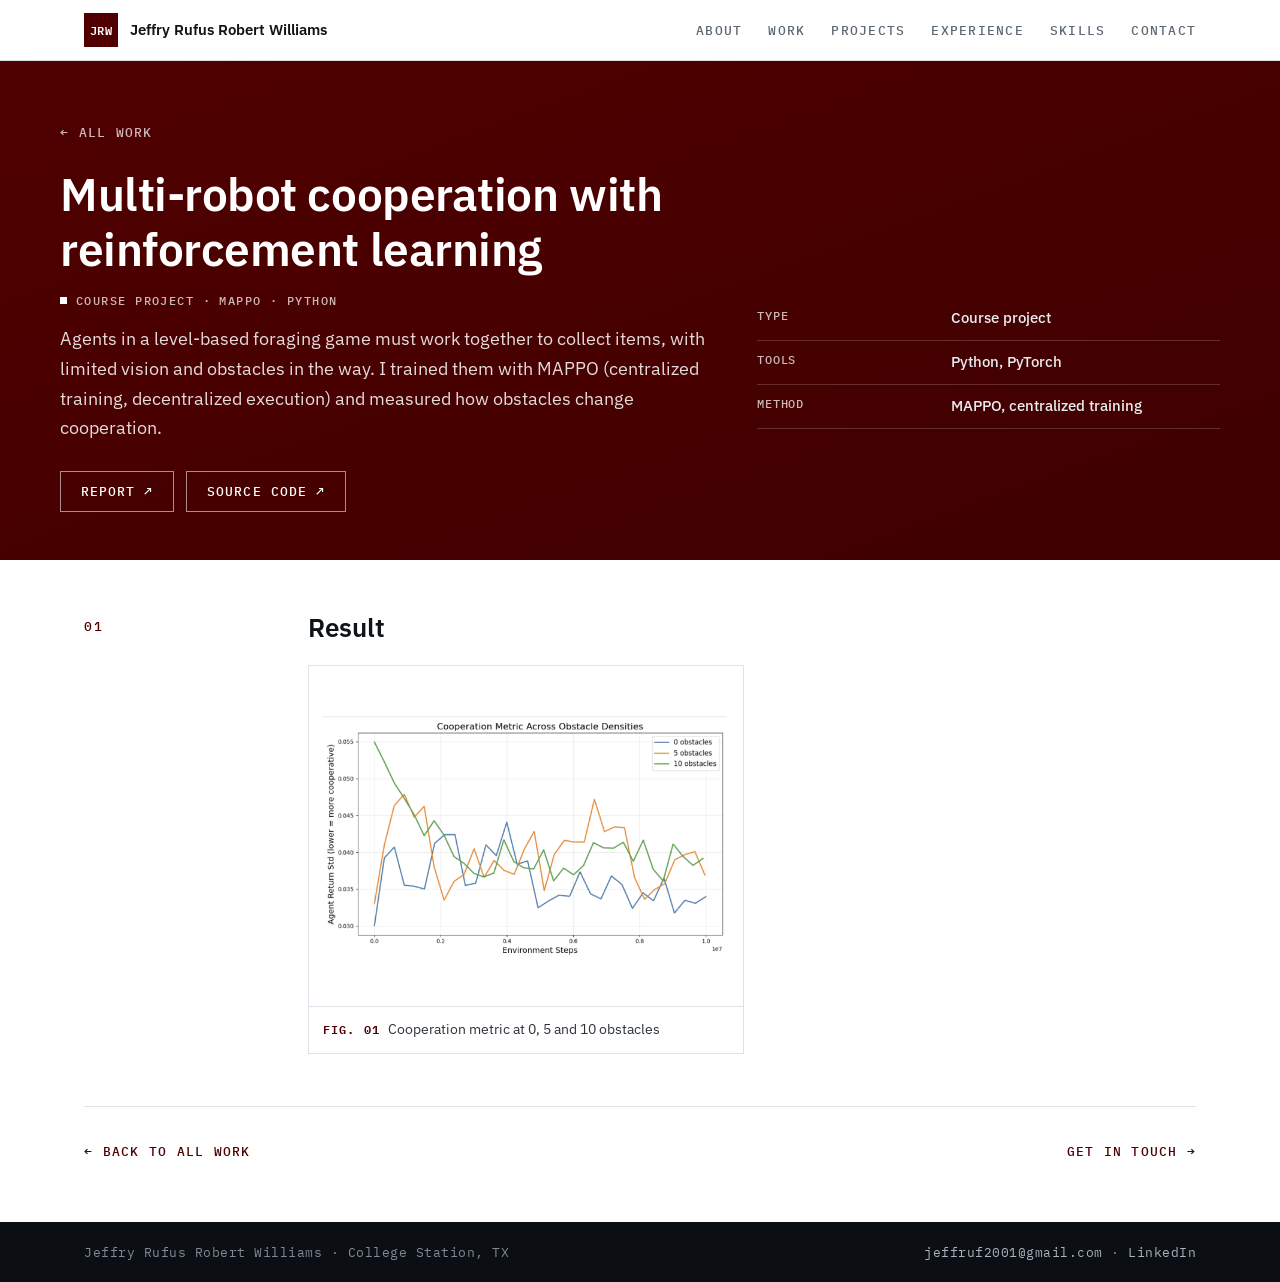
<file: project-marl-lbf.html>
<!doctype html>
<html lang="en">
<head>
<meta charset="utf-8">
<meta name="viewport" content="width=device-width, initial-scale=1">
<title>Multi-robot cooperation with reinforcement learning | Jeffry Rufus Robert Williams</title>
<meta name="description" content="Agents in a level-based foraging game must work together to collect items, with limited vision and obstacles in the way. I trained them with MAPPO (central">
<link rel="preconnect" href="https://fonts.googleapis.com"><link rel="preconnect" href="https://fonts.gstatic.com" crossorigin><link href="https://fonts.googleapis.com/css2?family=IBM+Plex+Mono:wght@400;500;600&family=IBM+Plex+Sans:wght@400;500;600&display=swap" rel="stylesheet">
<link rel="stylesheet" href="style.css">
</head>
<body>
<header class="top"><div class="wrap nav">
  <a class="brand" href="index.html"><span class="mark">JRW</span>Jeffry Rufus Robert Williams</a>
  <nav class="nav-links">
    <a href="index.html#about">About</a><a href="index.html#work">Work</a><a href="index.html#projects">Projects</a>
    <a href="index.html#experience">Experience</a><a href="index.html#skills">Skills</a><a href="index.html#contact">Contact</a>
  </nav>
</div></header>
<div class="dark maroon"><div class="wrap page-hero"><a class="crumb" href="index.html#work">← All work</a><h1>Multi-robot cooperation with reinforcement learning</h1><div class="intro"><div><p class="label"><span class="dot"></span>Course project · MAPPO · Python</p><p class="lead" style="margin-top:14px">Agents in a level-based foraging game must work together to collect items, with limited vision and obstacles in the way. I trained them with MAPPO (centralized training, decentralized execution) and measured how obstacles change cooperation.</p><div class="btns"><a class="btn ghost" href="https://drive.google.com/file/d/1Bh6G6x36ugG9yH5OMaOZrQYGxvXDqWIj/view?usp=sharing" target="_blank" rel="noreferrer">Report ↗</a><a class="btn ghost" href="https://drive.google.com/drive/folders/1qs1Mj60zN42MU-1SyEoZ-Doh6GQ1DotX?usp=sharing" target="_blank" rel="noreferrer">Source code ↗</a></div></div><div><table class="spec-table"><tr><th>Type</th><td>Course project</td></tr><tr><th>Tools</th><td>Python, PyTorch</td></tr><tr><th>Method</th><td>MAPPO, centralized training</td></tr></table></div></div></div></div><main class="wrap"><div class="block"><div class="num">01</div><div class="text-col"><h2>Result</h2><div class="gallery two"><figure><div class="media"><img src="img-marl-cooperation.png" alt="Cooperation metric at 0, 5 and 10 obstacles" loading="lazy"></div><figcaption><b>Fig. 01</b>Cooperation metric at 0, 5 and 10 obstacles</figcaption></figure></div></div></div><div class="next"><a class="more" href="index.html#work">← Back to all work</a><a class="more" href="index.html#contact">Get in touch →</a></div></main><footer><div class="wrap"><span>Jeffry Rufus Robert Williams · College Station, TX</span>
<span><a href="mailto:jeffruf2001@gmail.com">jeffruf2001@gmail.com</a> · <a href="https://www.linkedin.com/in/jeffryrwilliams/" target="_blank" rel="noreferrer">LinkedIn</a></span></div></footer>
<div class="lb" id="lb"><img alt=""></div>
<script>
(function(){var lb=document.getElementById('lb'),im=lb.querySelector('img');
document.querySelectorAll('.gallery .media img').forEach(function(i){i.addEventListener('click',function(){im.src=i.src;im.alt=i.alt;lb.classList.add('on')})});
lb.addEventListener('click',function(){lb.classList.remove('on')});
document.addEventListener('keydown',function(e){if(e.key==='Escape')lb.classList.remove('on')});})();
</script>
</body>
</html>
</file>
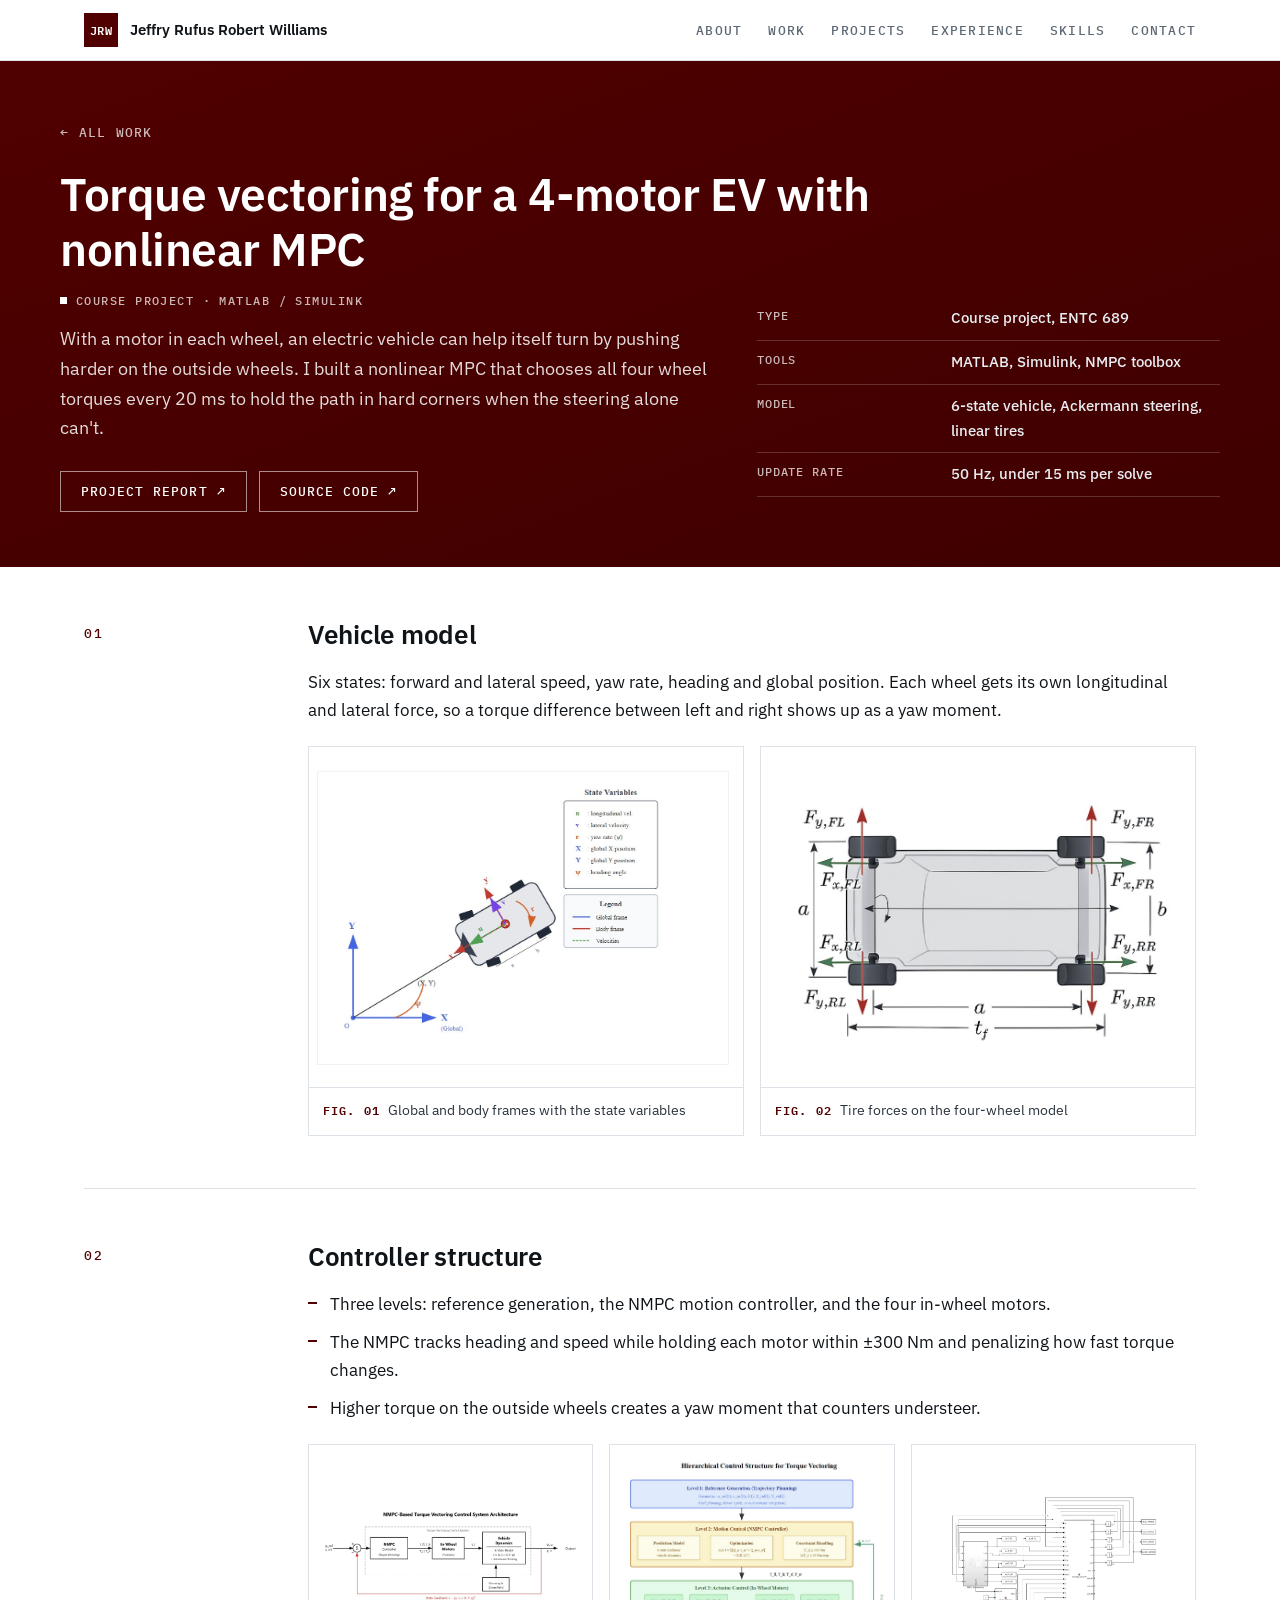
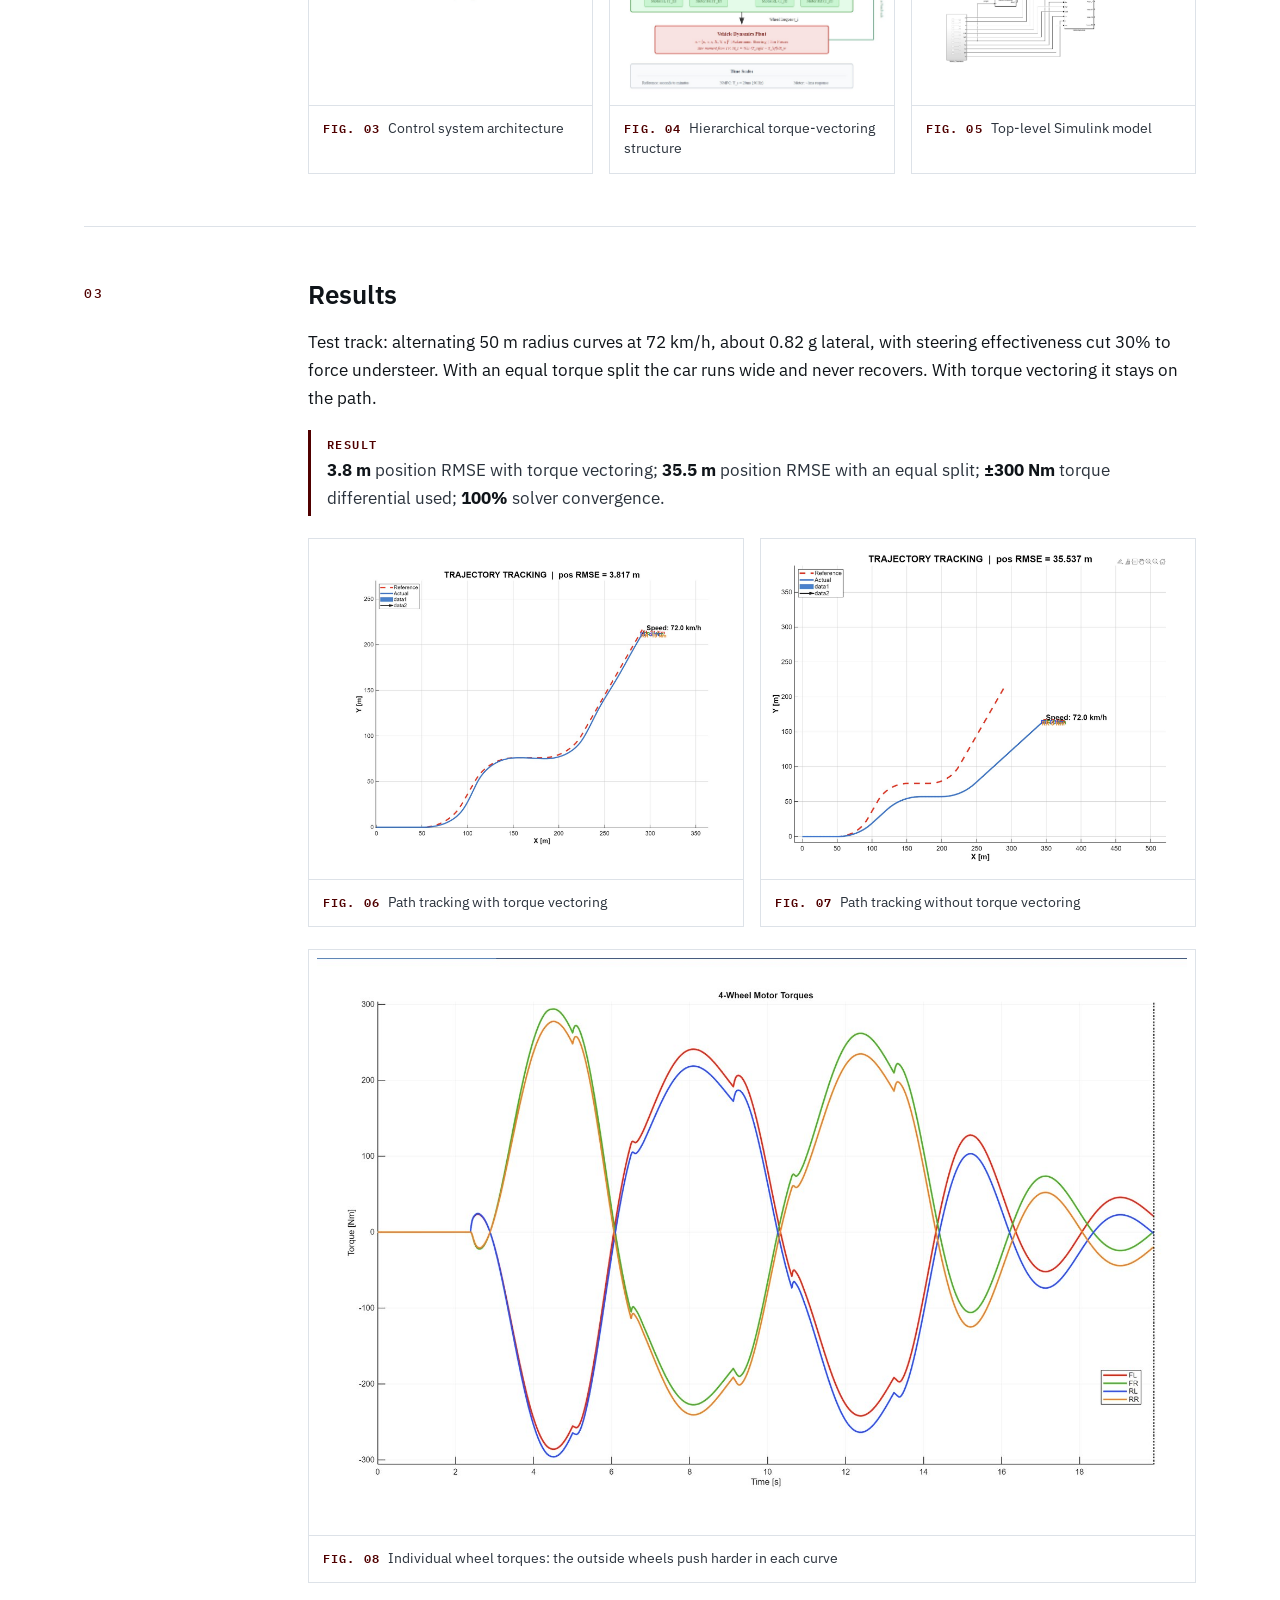
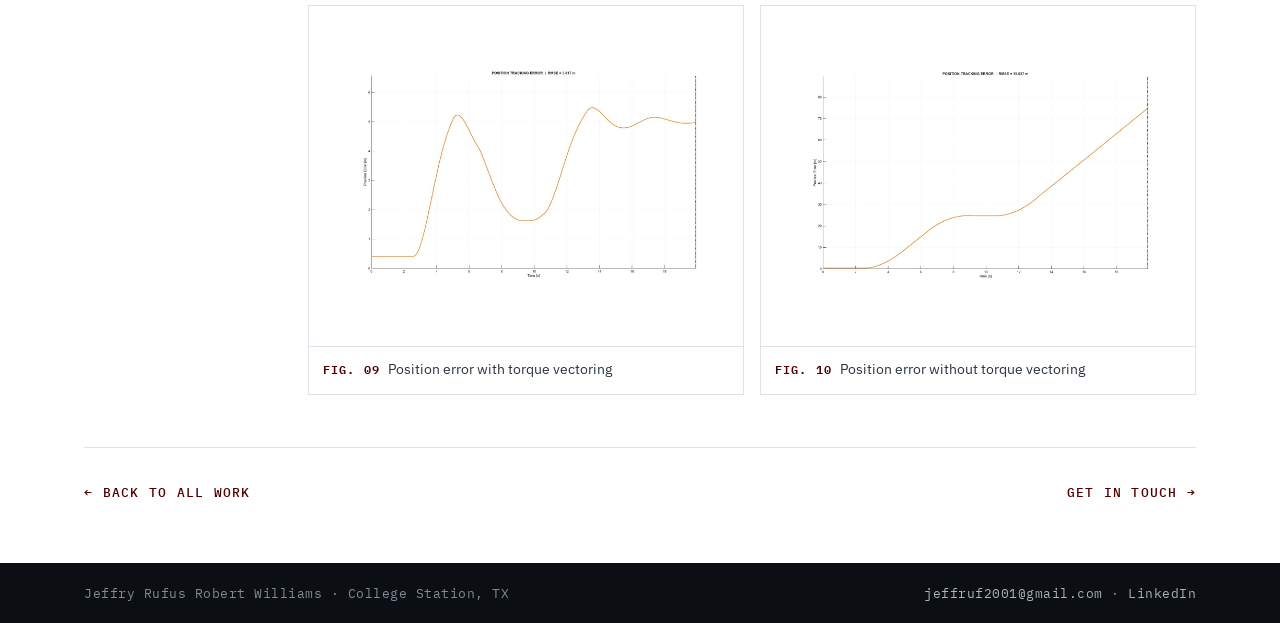
<file: project-nmpc-tv.html>
<!doctype html>
<html lang="en">
<head>
<meta charset="utf-8">
<meta name="viewport" content="width=device-width, initial-scale=1">
<title>Torque vectoring for a 4-motor EV with nonlinear MPC | Jeffry Rufus Robert Williams</title>
<meta name="description" content="With a motor in each wheel, an electric vehicle can help itself turn by pushing harder on the outside wheels. I built a nonlinear MPC that chooses all four">
<link rel="preconnect" href="https://fonts.googleapis.com"><link rel="preconnect" href="https://fonts.gstatic.com" crossorigin><link href="https://fonts.googleapis.com/css2?family=IBM+Plex+Mono:wght@400;500;600&family=IBM+Plex+Sans:wght@400;500;600&display=swap" rel="stylesheet">
<link rel="stylesheet" href="style.css">
</head>
<body>
<header class="top"><div class="wrap nav">
  <a class="brand" href="index.html"><span class="mark">JRW</span>Jeffry Rufus Robert Williams</a>
  <nav class="nav-links">
    <a href="index.html#about">About</a><a href="index.html#work">Work</a><a href="index.html#projects">Projects</a>
    <a href="index.html#experience">Experience</a><a href="index.html#skills">Skills</a><a href="index.html#contact">Contact</a>
  </nav>
</div></header>
<div class="dark maroon"><div class="wrap page-hero"><a class="crumb" href="index.html#work">← All work</a><h1>Torque vectoring for a 4-motor EV with nonlinear MPC</h1><div class="intro"><div><p class="label"><span class="dot"></span>Course project · MATLAB / Simulink</p><p class="lead" style="margin-top:14px">With a motor in each wheel, an electric vehicle can help itself turn by pushing harder on the outside wheels. I built a nonlinear MPC that chooses all four wheel torques every 20 ms to hold the path in hard corners when the steering alone can't.</p><div class="btns"><a class="btn ghost" href="https://drive.google.com/file/d/11j8LgCE_9Q7pgZ43GHyXh2iherYZz5ON/view?usp=sharing" target="_blank" rel="noreferrer">Project report ↗</a><a class="btn ghost" href="https://drive.google.com/drive/folders/1V46ZFBlZwu56D7m1Q77BsJm_qsGl9ctB?usp=sharing" target="_blank" rel="noreferrer">Source code ↗</a></div></div><div><table class="spec-table"><tr><th>Type</th><td>Course project, ENTC 689</td></tr><tr><th>Tools</th><td>MATLAB, Simulink, NMPC toolbox</td></tr><tr><th>Model</th><td>6-state vehicle, Ackermann steering, linear tires</td></tr><tr><th>Update rate</th><td>50 Hz, under 15 ms per solve</td></tr></table></div></div></div></div><main class="wrap"><div class="block"><div class="num">01</div><div class="text-col"><h2>Vehicle model</h2><p>Six states: forward and lateral speed, yaw rate, heading and global position. Each wheel gets its own longitudinal and lateral force, so a torque difference between left and right shows up as a yaw moment.</p><div class="gallery two"><figure><div class="media"><img src="img-tv-frames.jpg" alt="Global and body frames with the state variables" loading="lazy"></div><figcaption><b>Fig. 01</b>Global and body frames with the state variables</figcaption></figure><figure><div class="media"><img src="img-tv-forces.jpg" alt="Tire forces on the four-wheel model" loading="lazy"></div><figcaption><b>Fig. 02</b>Tire forces on the four-wheel model</figcaption></figure></div></div></div><div class="block"><div class="num">02</div><div class="text-col"><h2>Controller structure</h2><ul class="points"><li>Three levels: reference generation, the NMPC motion controller, and the four in-wheel motors.</li><li>The NMPC tracks heading and speed while holding each motor within ±300 Nm and penalizing how fast torque changes.</li><li>Higher torque on the outside wheels creates a yaw moment that counters understeer.</li></ul><div class="gallery"><figure><div class="media"><img src="img-tv-arch.jpg" alt="Control system architecture" loading="lazy"></div><figcaption><b>Fig. 03</b>Control system architecture</figcaption></figure><figure><div class="media"><img src="img-tv-hierarchy.jpg" alt="Hierarchical torque-vectoring structure" loading="lazy"></div><figcaption><b>Fig. 04</b>Hierarchical torque-vectoring structure</figcaption></figure><figure><div class="media"><img src="img-tv-simulink.jpg" alt="Top-level Simulink model" loading="lazy"></div><figcaption><b>Fig. 05</b>Top-level Simulink model</figcaption></figure></div></div></div><div class="block"><div class="num">03</div><div class="text-col"><h2>Results</h2><p>Test track: alternating 50 m radius curves at 72 km/h, about 0.82 g lateral, with steering effectiveness cut 30% to force understeer. With an equal torque split the car runs wide and never recovers. With torque vectoring it stays on the path.</p><p class="results"><span>Result</span><b>3.8 m</b> position RMSE with torque vectoring; <b>35.5 m</b> position RMSE with an equal split; <b>±300 Nm</b> torque differential used; <b>100%</b> solver convergence.</p><div class="gallery two"><figure><div class="media"><img src="img-tv-path-tv.jpg" alt="Path tracking with torque vectoring" loading="lazy"></div><figcaption><b>Fig. 06</b>Path tracking with torque vectoring</figcaption></figure><figure><div class="media"><img src="img-tv-path-notv.jpg" alt="Path tracking without torque vectoring" loading="lazy"></div><figcaption><b>Fig. 07</b>Path tracking without torque vectoring</figcaption></figure></div><div class="gallery one"><figure><div class="media"><img src="img-tv-torques.jpg" alt="Individual wheel torques: the outside wheels push harder in each curve" loading="lazy"></div><figcaption><b>Fig. 08</b>Individual wheel torques: the outside wheels push harder in each curve</figcaption></figure></div><div class="gallery two"><figure><div class="media"><img src="img-tv-poserr-tv.jpg" alt="Position error with torque vectoring" loading="lazy"></div><figcaption><b>Fig. 09</b>Position error with torque vectoring</figcaption></figure><figure><div class="media"><img src="img-tv-poserr-notv.jpg" alt="Position error without torque vectoring" loading="lazy"></div><figcaption><b>Fig. 10</b>Position error without torque vectoring</figcaption></figure></div></div></div><div class="next"><a class="more" href="index.html#work">← Back to all work</a><a class="more" href="index.html#contact">Get in touch →</a></div></main><footer><div class="wrap"><span>Jeffry Rufus Robert Williams · College Station, TX</span>
<span><a href="mailto:jeffruf2001@gmail.com">jeffruf2001@gmail.com</a> · <a href="https://www.linkedin.com/in/jeffryrwilliams/" target="_blank" rel="noreferrer">LinkedIn</a></span></div></footer>
<div class="lb" id="lb"><img alt=""></div>
<script>
(function(){var lb=document.getElementById('lb'),im=lb.querySelector('img');
document.querySelectorAll('.gallery .media img').forEach(function(i){i.addEventListener('click',function(){im.src=i.src;im.alt=i.alt;lb.classList.add('on')})});
lb.addEventListener('click',function(){lb.classList.remove('on')});
document.addEventListener('keydown',function(e){if(e.key==='Escape')lb.classList.remove('on')});})();
</script>
</body>
</html>
</file>
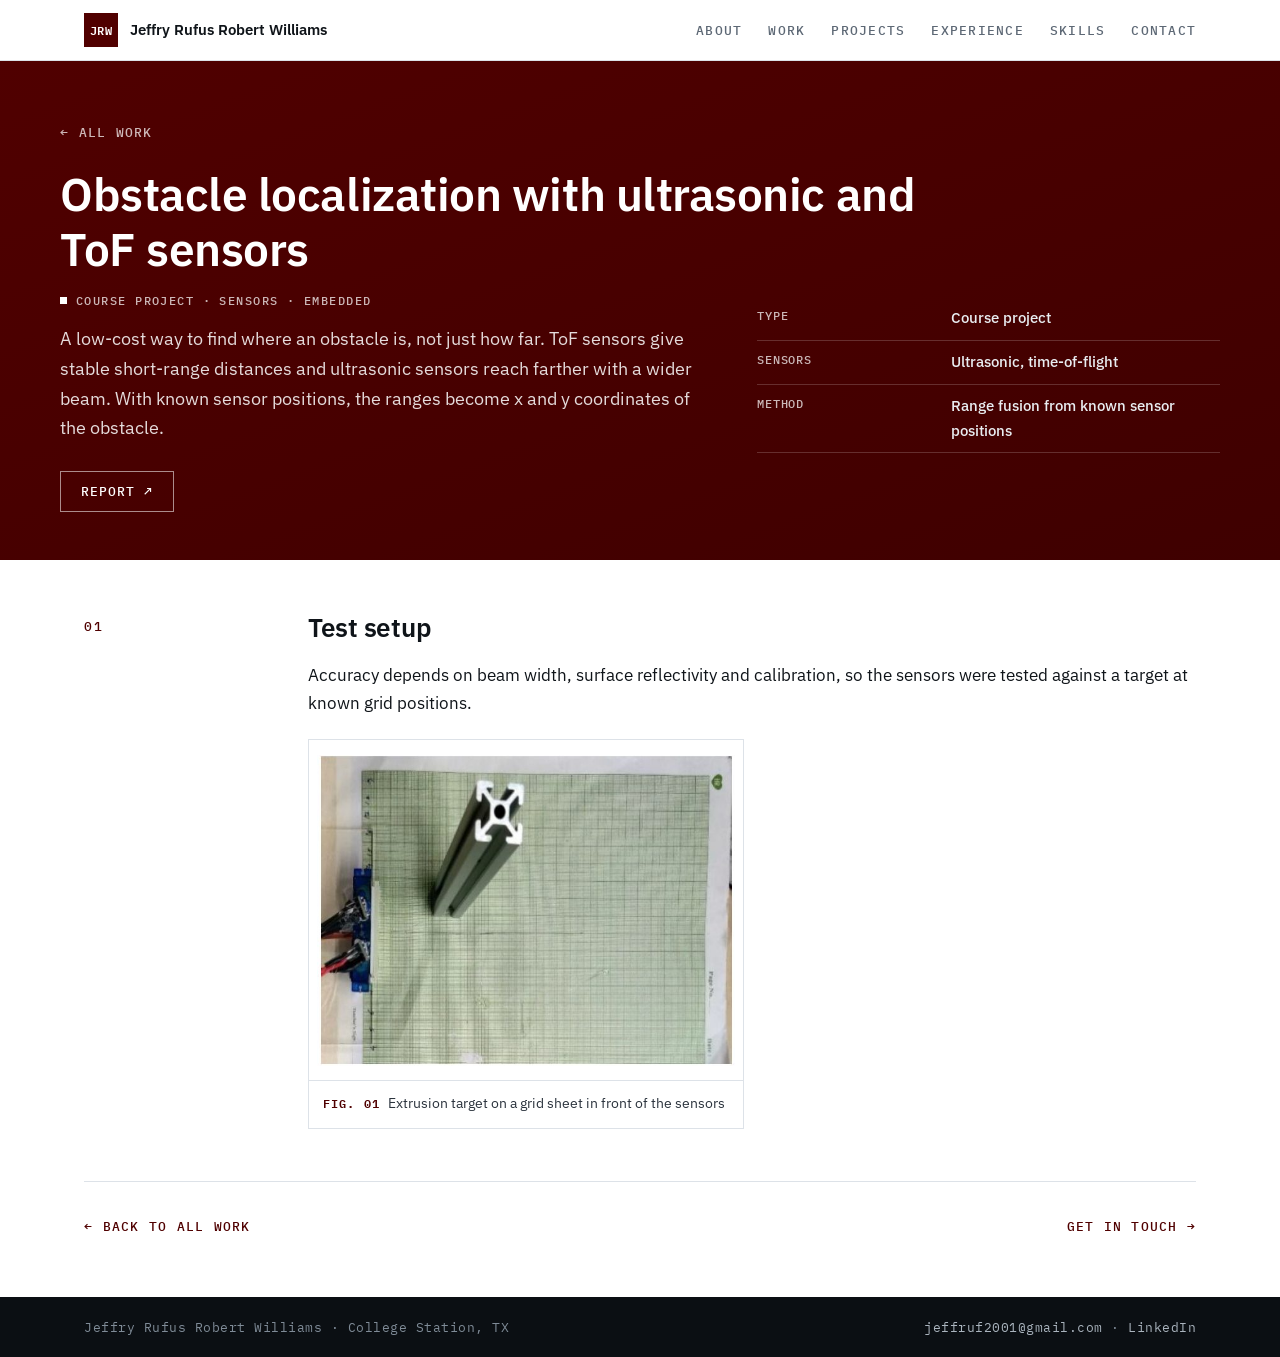
<file: project-obstacle-detect.html>
<!doctype html>
<html lang="en">
<head>
<meta charset="utf-8">
<meta name="viewport" content="width=device-width, initial-scale=1">
<title>Obstacle localization with ultrasonic and ToF sensors | Jeffry Rufus Robert Williams</title>
<meta name="description" content="A low-cost way to find where an obstacle is, not just how far. ToF sensors give stable short-range distances and ultrasonic sensors reach farther with a wi">
<link rel="preconnect" href="https://fonts.googleapis.com"><link rel="preconnect" href="https://fonts.gstatic.com" crossorigin><link href="https://fonts.googleapis.com/css2?family=IBM+Plex+Mono:wght@400;500;600&family=IBM+Plex+Sans:wght@400;500;600&display=swap" rel="stylesheet">
<link rel="stylesheet" href="style.css">
</head>
<body>
<header class="top"><div class="wrap nav">
  <a class="brand" href="index.html"><span class="mark">JRW</span>Jeffry Rufus Robert Williams</a>
  <nav class="nav-links">
    <a href="index.html#about">About</a><a href="index.html#work">Work</a><a href="index.html#projects">Projects</a>
    <a href="index.html#experience">Experience</a><a href="index.html#skills">Skills</a><a href="index.html#contact">Contact</a>
  </nav>
</div></header>
<div class="dark maroon"><div class="wrap page-hero"><a class="crumb" href="index.html#work">← All work</a><h1>Obstacle localization with ultrasonic and ToF sensors</h1><div class="intro"><div><p class="label"><span class="dot"></span>Course project · Sensors · Embedded</p><p class="lead" style="margin-top:14px">A low-cost way to find where an obstacle is, not just how far. ToF sensors give stable short-range distances and ultrasonic sensors reach farther with a wider beam. With known sensor positions, the ranges become x and y coordinates of the obstacle.</p><div class="btns"><a class="btn ghost" href="https://drive.google.com/file/d/1pYdmPwmi1Xn7SgOvxouc4_TSceQSyg2J/view?usp=drive_link" target="_blank" rel="noreferrer">Report ↗</a></div></div><div><table class="spec-table"><tr><th>Type</th><td>Course project</td></tr><tr><th>Sensors</th><td>Ultrasonic, time-of-flight</td></tr><tr><th>Method</th><td>Range fusion from known sensor positions</td></tr></table></div></div></div></div><main class="wrap"><div class="block"><div class="num">01</div><div class="text-col"><h2>Test setup</h2><p>Accuracy depends on beam width, surface reflectivity and calibration, so the sensors were tested against a target at known grid positions.</p><div class="gallery two"><figure><div class="media"><img src="img-obstacle-setup.jpg" alt="Extrusion target on a grid sheet in front of the sensors" loading="lazy"></div><figcaption><b>Fig. 01</b>Extrusion target on a grid sheet in front of the sensors</figcaption></figure></div></div></div><div class="next"><a class="more" href="index.html#work">← Back to all work</a><a class="more" href="index.html#contact">Get in touch →</a></div></main><footer><div class="wrap"><span>Jeffry Rufus Robert Williams · College Station, TX</span>
<span><a href="mailto:jeffruf2001@gmail.com">jeffruf2001@gmail.com</a> · <a href="https://www.linkedin.com/in/jeffryrwilliams/" target="_blank" rel="noreferrer">LinkedIn</a></span></div></footer>
<div class="lb" id="lb"><img alt=""></div>
<script>
(function(){var lb=document.getElementById('lb'),im=lb.querySelector('img');
document.querySelectorAll('.gallery .media img').forEach(function(i){i.addEventListener('click',function(){im.src=i.src;im.alt=i.alt;lb.classList.add('on')})});
lb.addEventListener('click',function(){lb.classList.remove('on')});
document.addEventListener('keydown',function(e){if(e.key==='Escape')lb.classList.remove('on')});})();
</script>
</body>
</html>
</file>
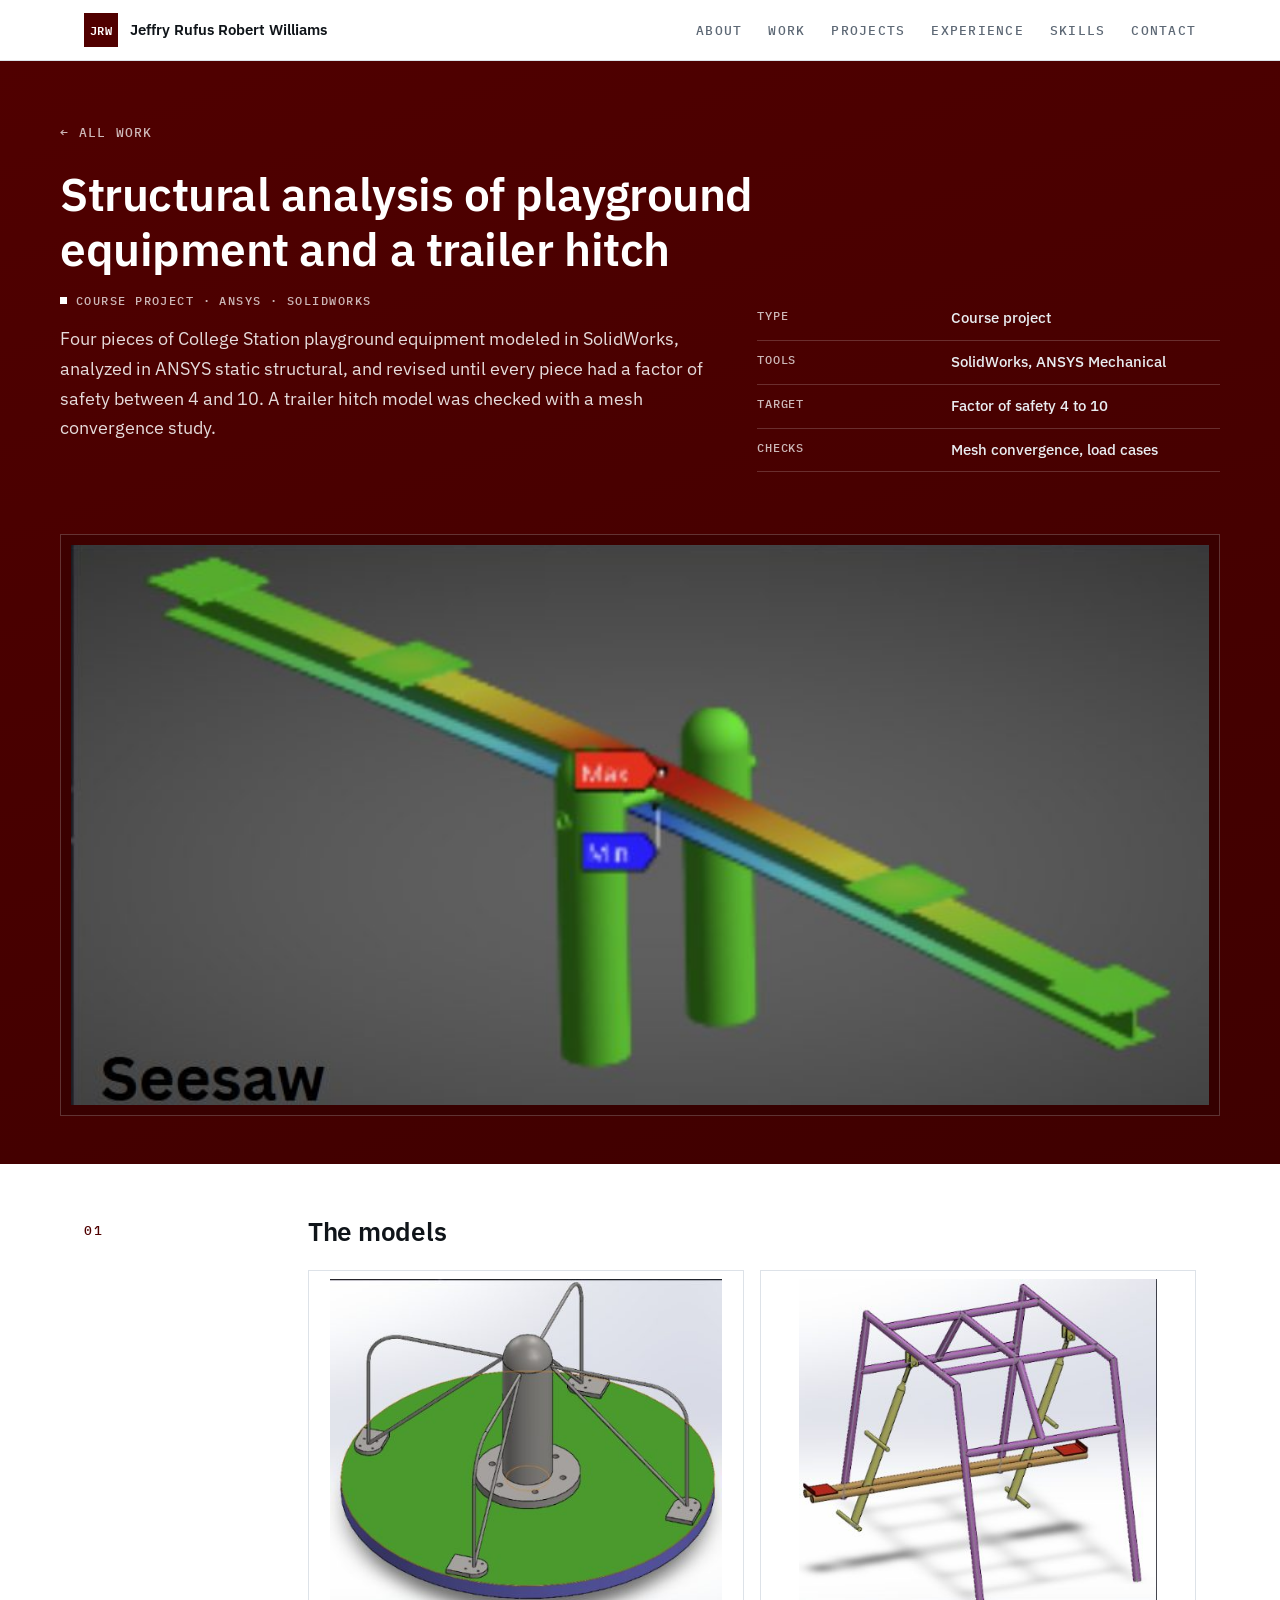
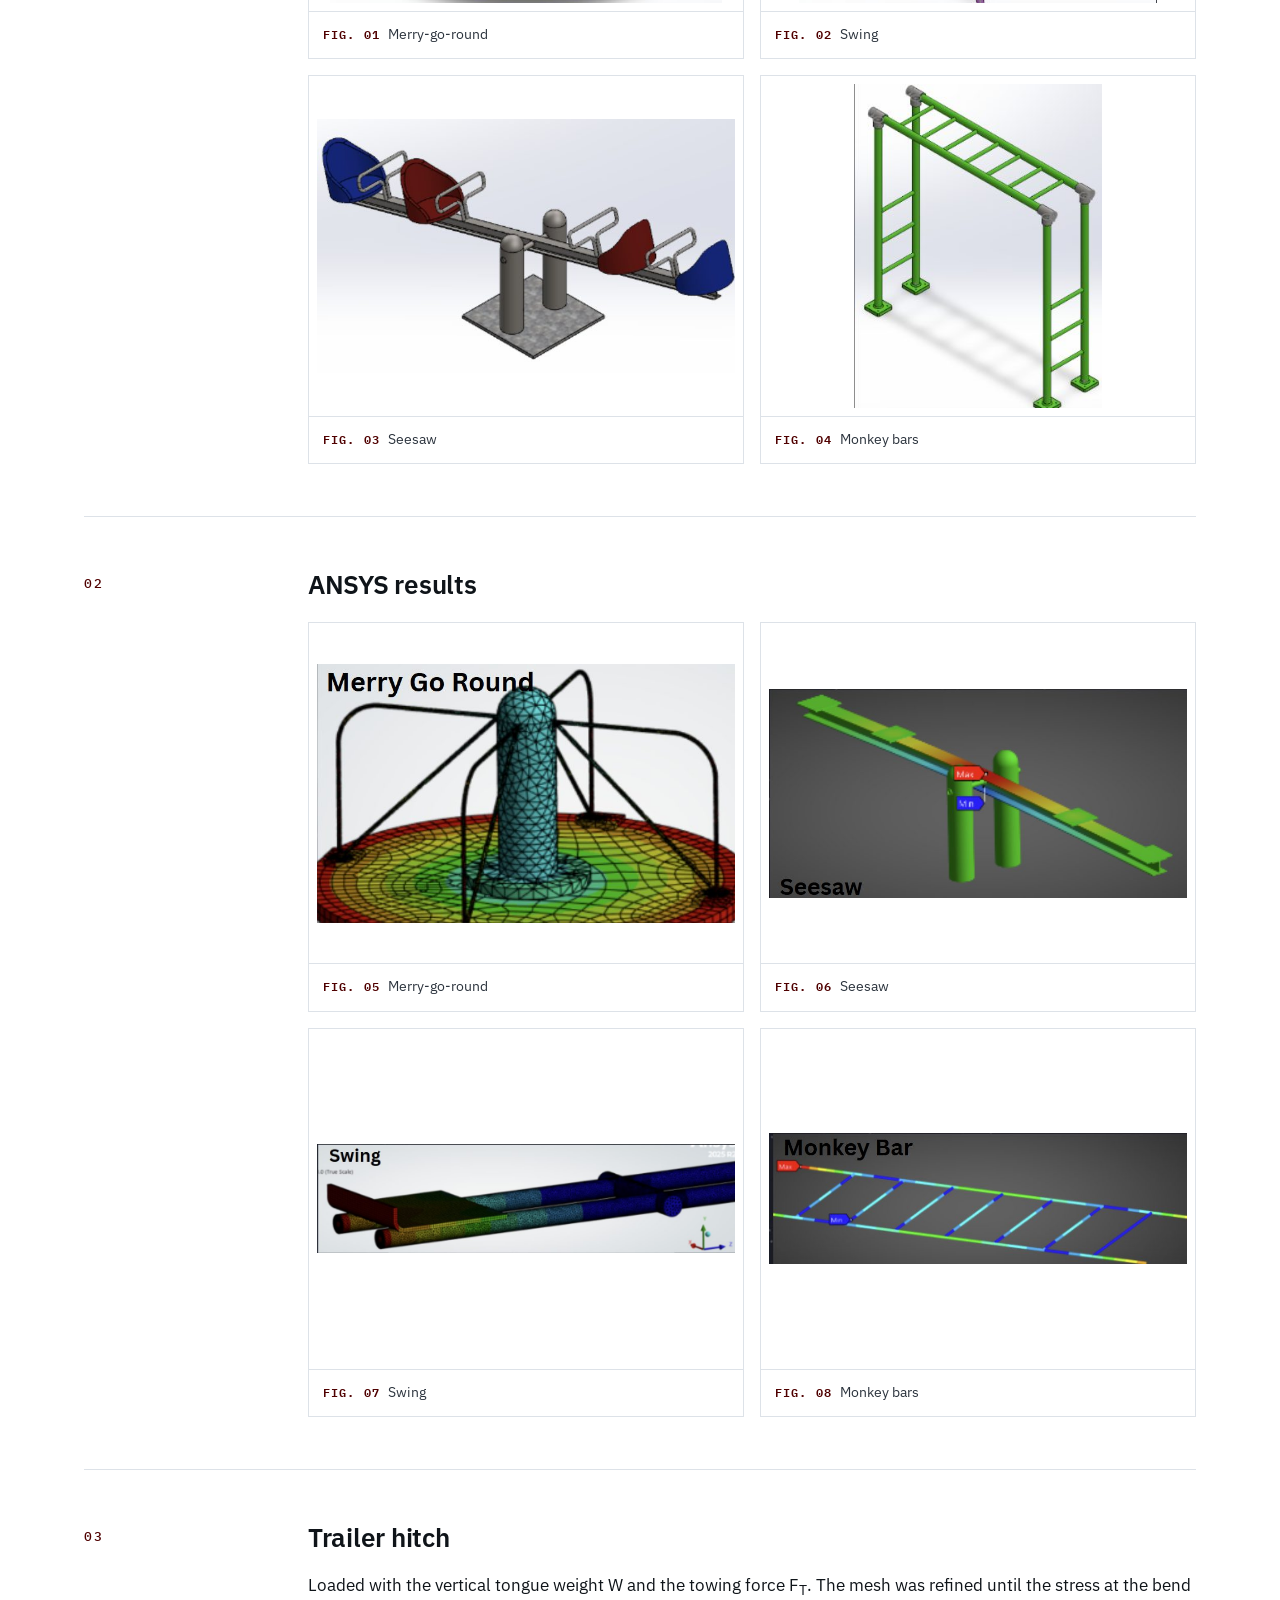
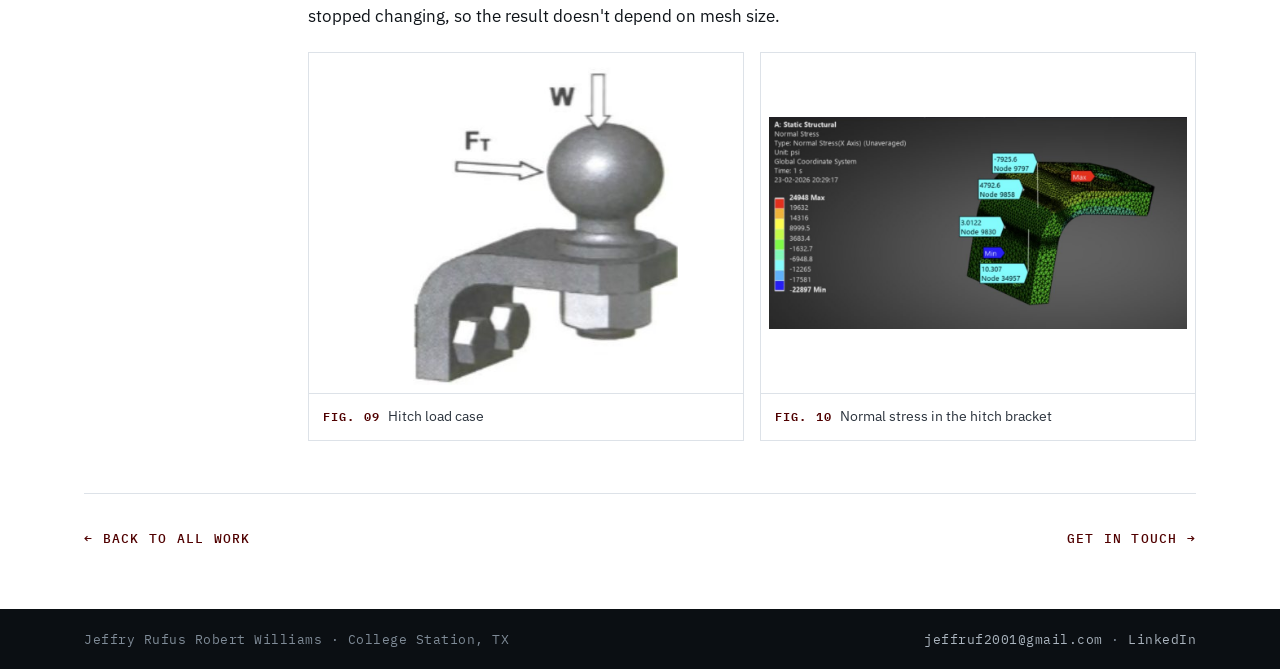
<file: project-playground.html>
<!doctype html>
<html lang="en">
<head>
<meta charset="utf-8">
<meta name="viewport" content="width=device-width, initial-scale=1">
<title>Structural analysis of playground equipment and a trailer hitch | Jeffry Rufus Robert Williams</title>
<meta name="description" content="Four pieces of College Station playground equipment modeled in SolidWorks, analyzed in ANSYS static structural, and revised until every piece had a factor ">
<link rel="preconnect" href="https://fonts.googleapis.com"><link rel="preconnect" href="https://fonts.gstatic.com" crossorigin><link href="https://fonts.googleapis.com/css2?family=IBM+Plex+Mono:wght@400;500;600&family=IBM+Plex+Sans:wght@400;500;600&display=swap" rel="stylesheet">
<link rel="stylesheet" href="style.css">
</head>
<body>
<header class="top"><div class="wrap nav">
  <a class="brand" href="index.html"><span class="mark">JRW</span>Jeffry Rufus Robert Williams</a>
  <nav class="nav-links">
    <a href="index.html#about">About</a><a href="index.html#work">Work</a><a href="index.html#projects">Projects</a>
    <a href="index.html#experience">Experience</a><a href="index.html#skills">Skills</a><a href="index.html#contact">Contact</a>
  </nav>
</div></header>
<div class="dark maroon"><div class="wrap page-hero"><a class="crumb" href="index.html#work">← All work</a><h1>Structural analysis of playground equipment and a trailer hitch</h1><div class="intro"><div><p class="label"><span class="dot"></span>Course project · ANSYS · SolidWorks</p><p class="lead" style="margin-top:14px">Four pieces of College Station playground equipment modeled in SolidWorks, analyzed in ANSYS static structural, and revised until every piece had a factor of safety between 4 and 10. A trailer hitch model was checked with a mesh convergence study.</p></div><div><table class="spec-table"><tr><th>Type</th><td>Course project</td></tr><tr><th>Tools</th><td>SolidWorks, ANSYS Mechanical</td></tr><tr><th>Target</th><td>Factor of safety 4 to 10</td></tr><tr><th>Checks</th><td>Mesh convergence, load cases</td></tr></table></div></div><div class="cover"><img src="img-pg-seesaw-fea.jpg" alt="Structural analysis of playground equipment and a trailer hitch"></div></div></div><main class="wrap"><div class="block"><div class="num">01</div><div class="text-col"><h2>The models</h2><div class="gallery two"><figure><div class="media"><img src="img-pg-merrygoround-cad.jpg" alt="Merry-go-round" loading="lazy"></div><figcaption><b>Fig. 01</b>Merry-go-round</figcaption></figure><figure><div class="media"><img src="img-pg-swing-cad.jpg" alt="Swing" loading="lazy"></div><figcaption><b>Fig. 02</b>Swing</figcaption></figure><figure><div class="media"><img src="img-pg-seesaw-cad.jpg" alt="Seesaw" loading="lazy"></div><figcaption><b>Fig. 03</b>Seesaw</figcaption></figure><figure><div class="media"><img src="img-pg-monkeybar-cad.jpg" alt="Monkey bars" loading="lazy"></div><figcaption><b>Fig. 04</b>Monkey bars</figcaption></figure></div></div></div><div class="block"><div class="num">02</div><div class="text-col"><h2>ANSYS results</h2><div class="gallery two"><figure><div class="media"><img src="img-pg-merrygoround-fea.jpg" alt="Merry-go-round" loading="lazy"></div><figcaption><b>Fig. 05</b>Merry-go-round</figcaption></figure><figure><div class="media"><img src="img-pg-seesaw-fea.jpg" alt="Seesaw" loading="lazy"></div><figcaption><b>Fig. 06</b>Seesaw</figcaption></figure><figure><div class="media"><img src="img-pg-swing-fea.jpg" alt="Swing" loading="lazy"></div><figcaption><b>Fig. 07</b>Swing</figcaption></figure><figure><div class="media"><img src="img-pg-monkeybar-fea.jpg" alt="Monkey bars" loading="lazy"></div><figcaption><b>Fig. 08</b>Monkey bars</figcaption></figure></div></div></div><div class="block"><div class="num">03</div><div class="text-col"><h2>Trailer hitch</h2><p>Loaded with the vertical tongue weight W and the towing force F<sub>T</sub>. The mesh was refined until the stress at the bend stopped changing, so the result doesn't depend on mesh size.</p><div class="gallery two"><figure><div class="media"><img src="img-hitch-loads.jpg" alt="Hitch load case" loading="lazy"></div><figcaption><b>Fig. 09</b>Hitch load case</figcaption></figure><figure><div class="media"><img src="img-hitch-fea.jpg" alt="Normal stress in the hitch bracket" loading="lazy"></div><figcaption><b>Fig. 10</b>Normal stress in the hitch bracket</figcaption></figure></div></div></div><div class="next"><a class="more" href="index.html#work">← Back to all work</a><a class="more" href="index.html#contact">Get in touch →</a></div></main><footer><div class="wrap"><span>Jeffry Rufus Robert Williams · College Station, TX</span>
<span><a href="mailto:jeffruf2001@gmail.com">jeffruf2001@gmail.com</a> · <a href="https://www.linkedin.com/in/jeffryrwilliams/" target="_blank" rel="noreferrer">LinkedIn</a></span></div></footer>
<div class="lb" id="lb"><img alt=""></div>
<script>
(function(){var lb=document.getElementById('lb'),im=lb.querySelector('img');
document.querySelectorAll('.gallery .media img').forEach(function(i){i.addEventListener('click',function(){im.src=i.src;im.alt=i.alt;lb.classList.add('on')})});
lb.addEventListener('click',function(){lb.classList.remove('on')});
document.addEventListener('keydown',function(e){if(e.key==='Escape')lb.classList.remove('on')});})();
</script>
</body>
</html>
</file>
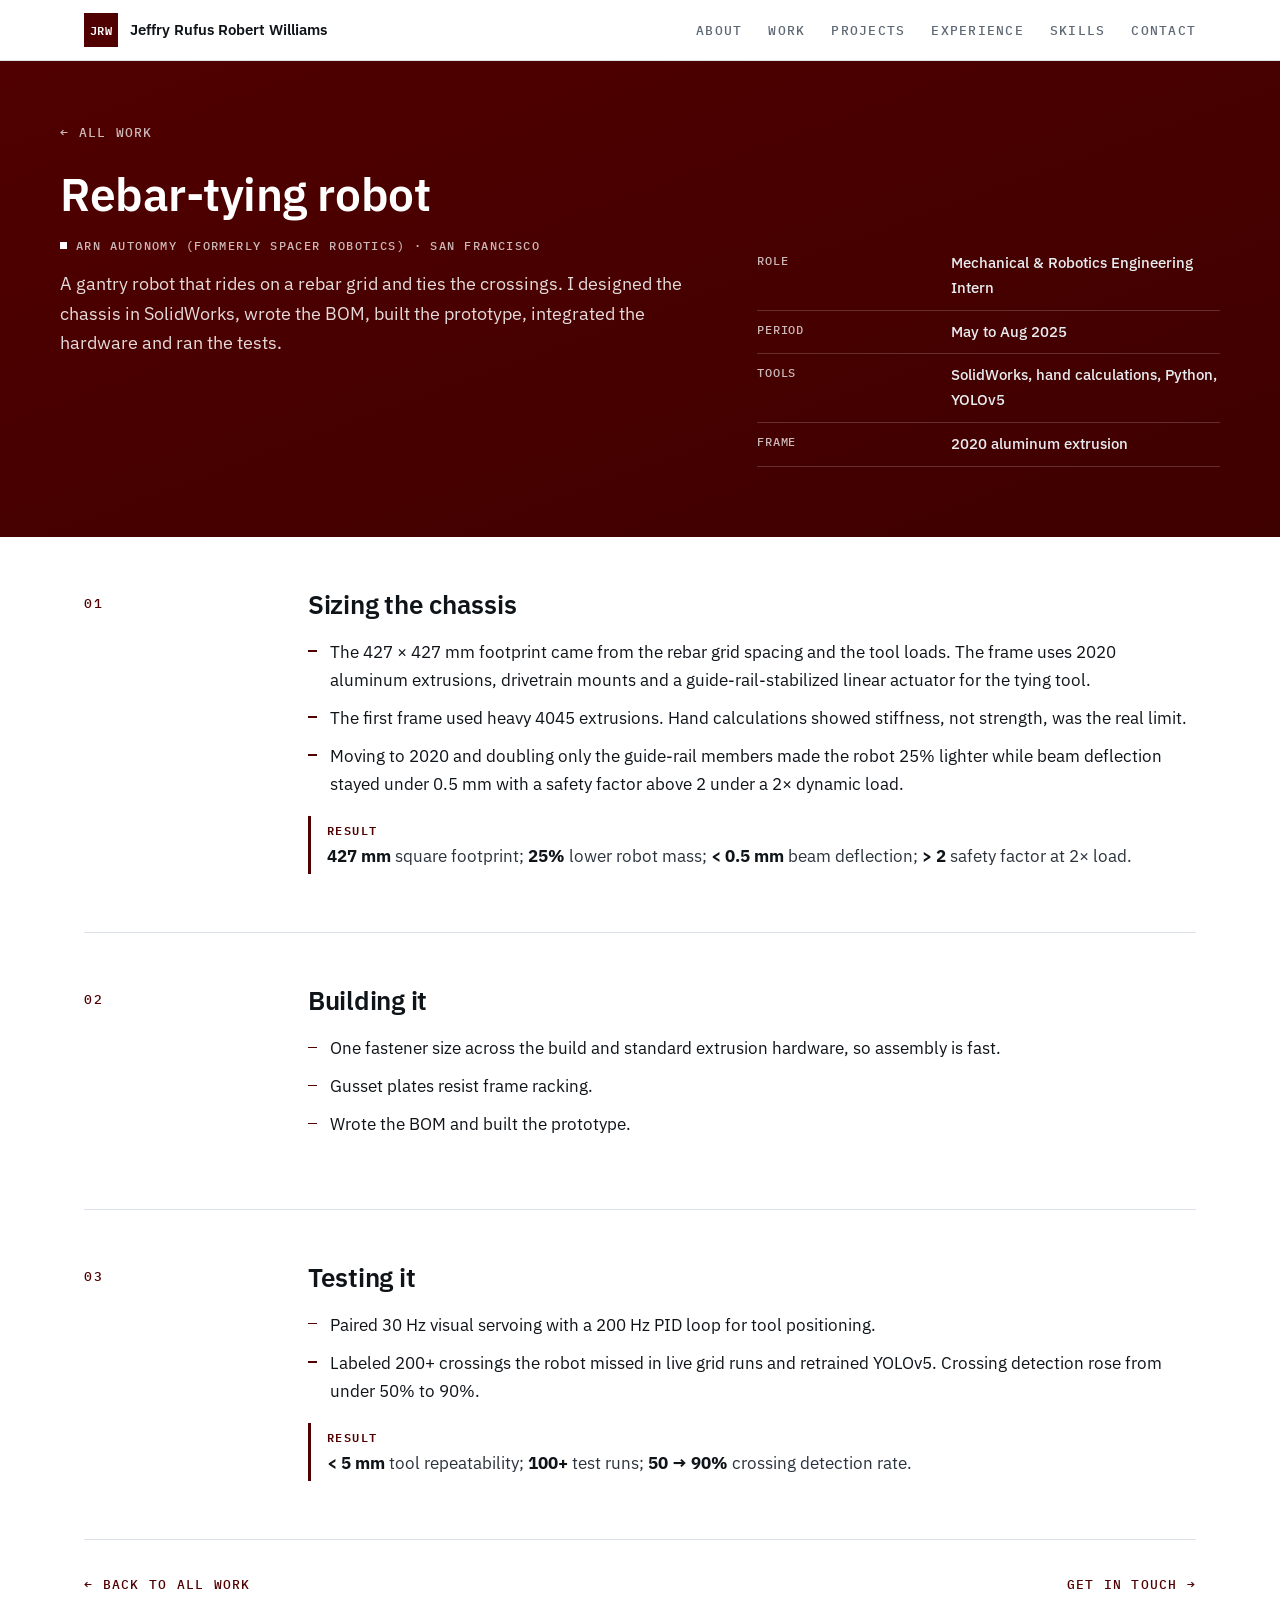
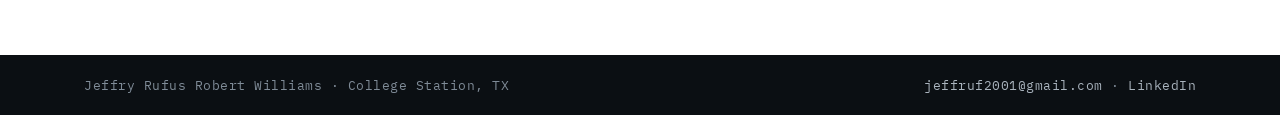
<file: project-rebar.html>
<!doctype html>
<html lang="en">
<head>
<meta charset="utf-8">
<meta name="viewport" content="width=device-width, initial-scale=1">
<title>Rebar-tying robot | Jeffry Rufus Robert Williams</title>
<meta name="description" content="A gantry robot that rides on a rebar grid and ties the crossings. I designed the chassis in SolidWorks, wrote the BOM, built the prototype, integrated the ">
<link rel="preconnect" href="https://fonts.googleapis.com"><link rel="preconnect" href="https://fonts.gstatic.com" crossorigin><link href="https://fonts.googleapis.com/css2?family=IBM+Plex+Mono:wght@400;500;600&family=IBM+Plex+Sans:wght@400;500;600&display=swap" rel="stylesheet">
<link rel="stylesheet" href="style.css">
</head>
<body>
<header class="top"><div class="wrap nav">
  <a class="brand" href="index.html"><span class="mark">JRW</span>Jeffry Rufus Robert Williams</a>
  <nav class="nav-links">
    <a href="index.html#about">About</a><a href="index.html#work">Work</a><a href="index.html#projects">Projects</a>
    <a href="index.html#experience">Experience</a><a href="index.html#skills">Skills</a><a href="index.html#contact">Contact</a>
  </nav>
</div></header>
<div class="dark maroon"><div class="wrap page-hero"><a class="crumb" href="index.html#work">← All work</a><h1>Rebar-tying robot</h1><div class="intro"><div><p class="label"><span class="dot"></span>Arn Autonomy (formerly Spacer Robotics) · San Francisco</p><p class="lead" style="margin-top:14px">A gantry robot that rides on a rebar grid and ties the crossings. I designed the chassis in SolidWorks, wrote the BOM, built the prototype, integrated the hardware and ran the tests.</p></div><div><table class="spec-table"><tr><th>Role</th><td>Mechanical & Robotics Engineering Intern</td></tr><tr><th>Period</th><td>May to Aug 2025</td></tr><tr><th>Tools</th><td>SolidWorks, hand calculations, Python, YOLOv5</td></tr><tr><th>Frame</th><td>2020 aluminum extrusion</td></tr></table></div></div></div></div><main class="wrap"><div class="block"><div class="num">01</div><div class="text-col"><h2>Sizing the chassis</h2><ul class="points"><li>The 427 × 427 mm footprint came from the rebar grid spacing and the tool loads. The frame uses 2020 aluminum extrusions, drivetrain mounts and a guide-rail-stabilized linear actuator for the tying tool.</li><li>The first frame used heavy 4045 extrusions. Hand calculations showed stiffness, not strength, was the real limit.</li><li>Moving to 2020 and doubling only the guide-rail members made the robot 25% lighter while beam deflection stayed under 0.5 mm with a safety factor above 2 under a 2× dynamic load.</li></ul><p class="results"><span>Result</span><b>427 mm</b> square footprint; <b>25%</b> lower robot mass; <b>< 0.5 mm</b> beam deflection; <b>> 2</b> safety factor at 2× load.</p></div></div><div class="block"><div class="num">02</div><div class="text-col"><h2>Building it</h2><ul class="points"><li>One fastener size across the build and standard extrusion hardware, so assembly is fast.</li><li>Gusset plates resist frame racking.</li><li>Wrote the BOM and built the prototype.</li></ul></div></div><div class="block"><div class="num">03</div><div class="text-col"><h2>Testing it</h2><ul class="points"><li>Paired 30 Hz visual servoing with a 200 Hz PID loop for tool positioning.</li><li>Labeled 200+ crossings the robot missed in live grid runs and retrained YOLOv5. Crossing detection rose from under 50% to 90%.</li></ul><p class="results"><span>Result</span><b>< 5 mm</b> tool repeatability; <b>100+</b> test runs; <b>50 → 90%</b> crossing detection rate.</p></div></div><div class="next"><a class="more" href="index.html#work">← Back to all work</a><a class="more" href="index.html#contact">Get in touch →</a></div></main><footer><div class="wrap"><span>Jeffry Rufus Robert Williams · College Station, TX</span>
<span><a href="mailto:jeffruf2001@gmail.com">jeffruf2001@gmail.com</a> · <a href="https://www.linkedin.com/in/jeffryrwilliams/" target="_blank" rel="noreferrer">LinkedIn</a></span></div></footer>
<div class="lb" id="lb"><img alt=""></div>
<script>
(function(){var lb=document.getElementById('lb'),im=lb.querySelector('img');
document.querySelectorAll('.gallery .media img').forEach(function(i){i.addEventListener('click',function(){im.src=i.src;im.alt=i.alt;lb.classList.add('on')})});
lb.addEventListener('click',function(){lb.classList.remove('on')});
document.addEventListener('keydown',function(e){if(e.key==='Escape')lb.classList.remove('on')});})();
</script>
</body>
</html>
</file>
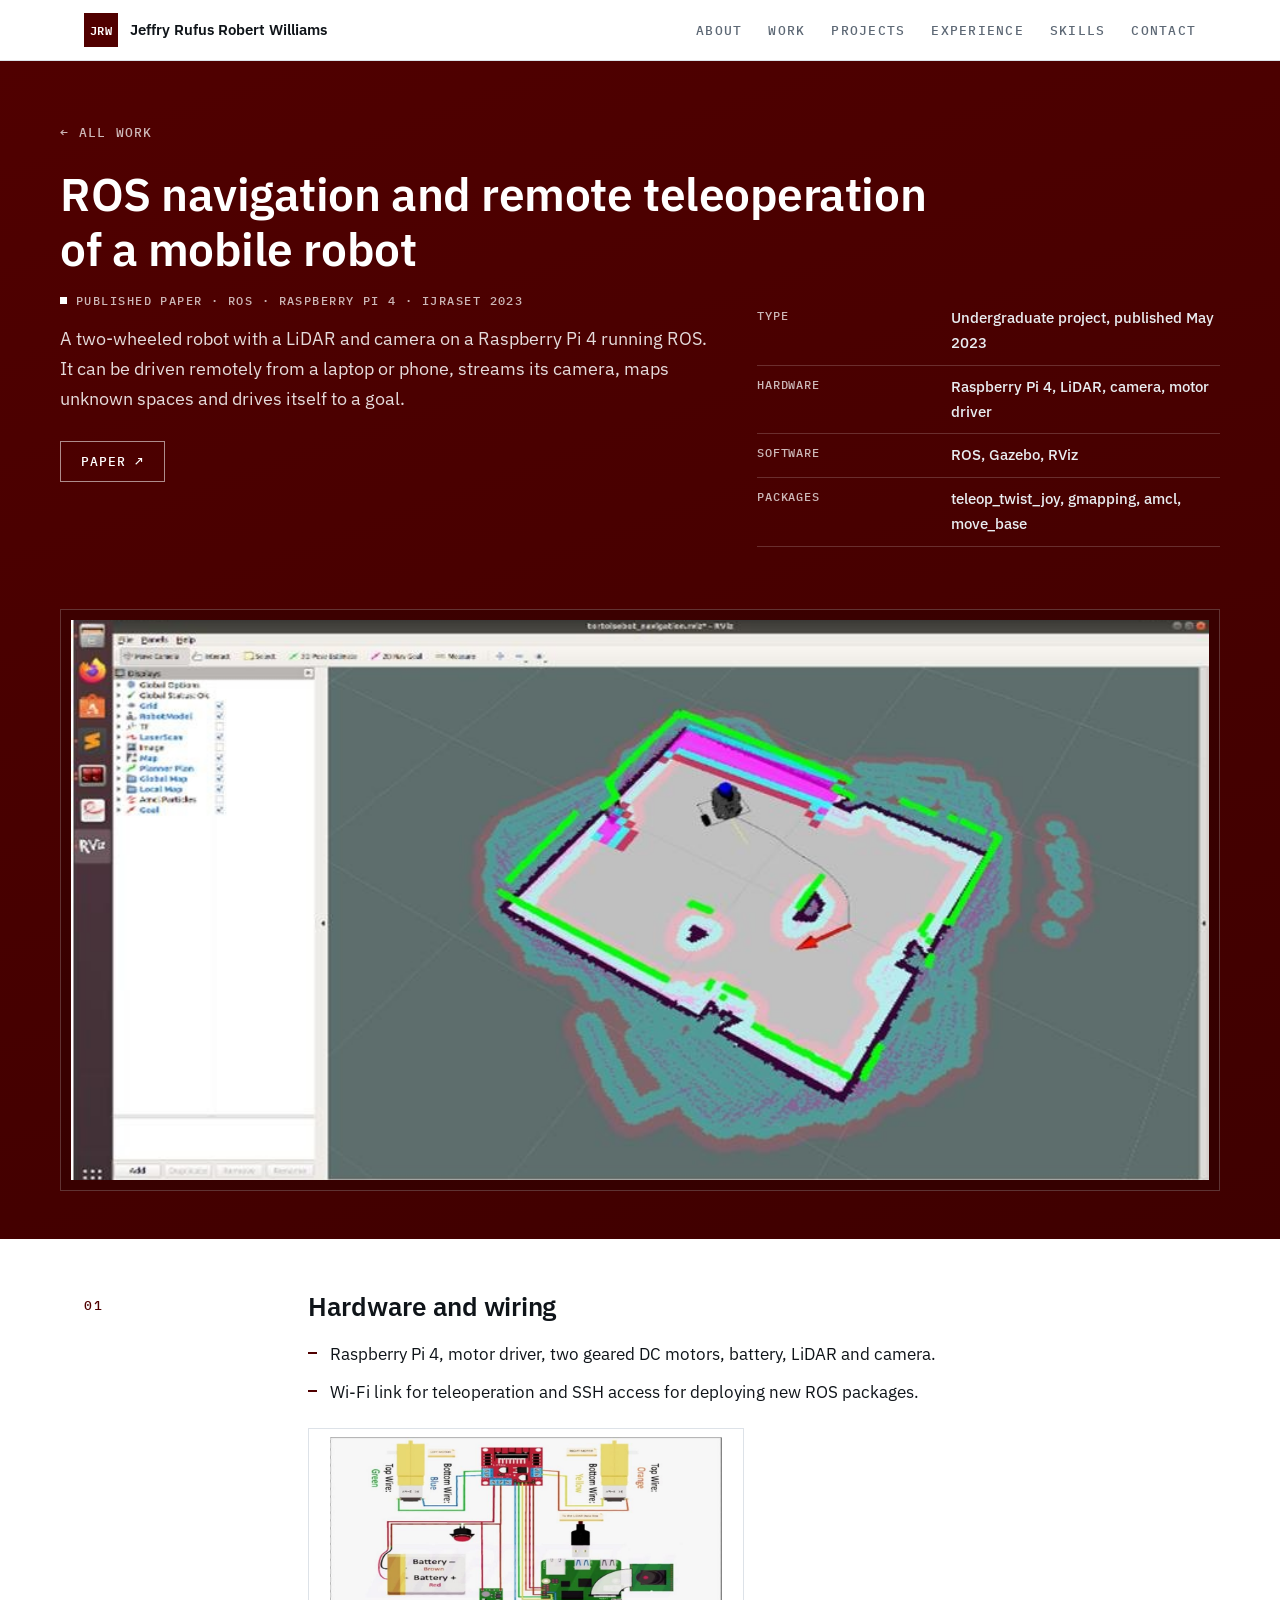
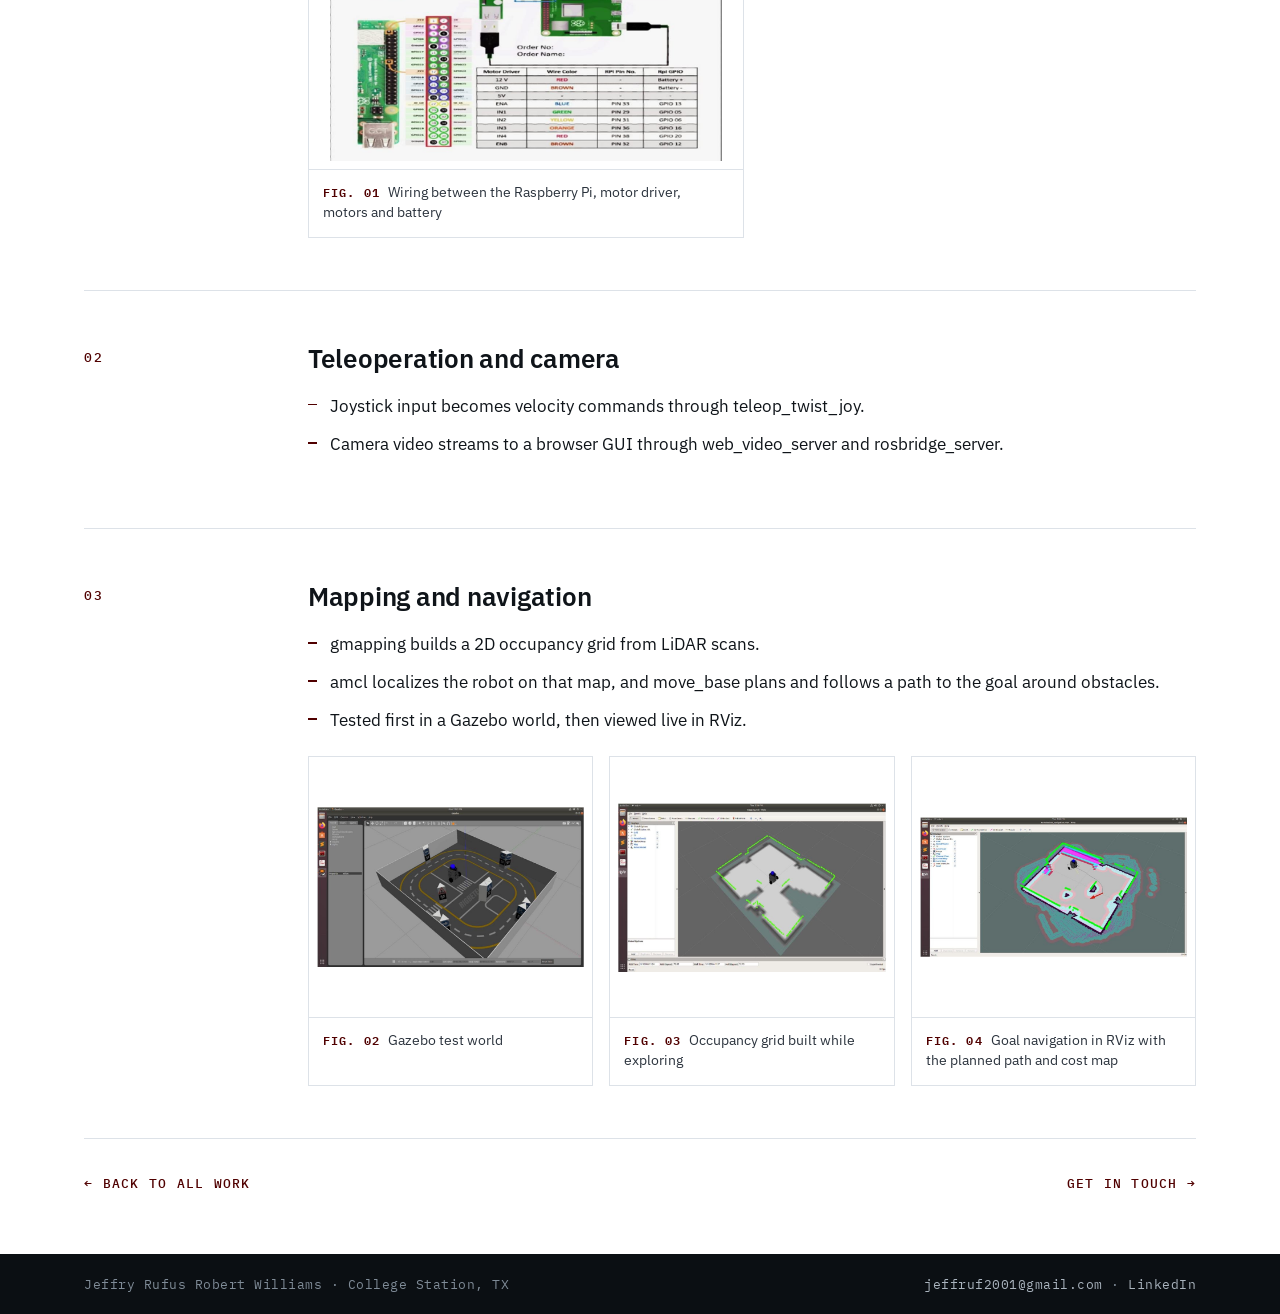
<file: project-ros-nav.html>
<!doctype html>
<html lang="en">
<head>
<meta charset="utf-8">
<meta name="viewport" content="width=device-width, initial-scale=1">
<title>ROS navigation and remote teleoperation of a mobile robot | Jeffry Rufus Robert Williams</title>
<meta name="description" content="A two-wheeled robot with a LiDAR and camera on a Raspberry Pi 4 running ROS. It can be driven remotely from a laptop or phone, streams its camera, maps unk">
<link rel="preconnect" href="https://fonts.googleapis.com"><link rel="preconnect" href="https://fonts.gstatic.com" crossorigin><link href="https://fonts.googleapis.com/css2?family=IBM+Plex+Mono:wght@400;500;600&family=IBM+Plex+Sans:wght@400;500;600&display=swap" rel="stylesheet">
<link rel="stylesheet" href="style.css">
</head>
<body>
<header class="top"><div class="wrap nav">
  <a class="brand" href="index.html"><span class="mark">JRW</span>Jeffry Rufus Robert Williams</a>
  <nav class="nav-links">
    <a href="index.html#about">About</a><a href="index.html#work">Work</a><a href="index.html#projects">Projects</a>
    <a href="index.html#experience">Experience</a><a href="index.html#skills">Skills</a><a href="index.html#contact">Contact</a>
  </nav>
</div></header>
<div class="dark maroon"><div class="wrap page-hero"><a class="crumb" href="index.html#work">← All work</a><h1>ROS navigation and remote teleoperation of a mobile robot</h1><div class="intro"><div><p class="label"><span class="dot"></span>Published paper · ROS · Raspberry Pi 4 · IJRASET 2023</p><p class="lead" style="margin-top:14px">A two-wheeled robot with a LiDAR and camera on a Raspberry Pi 4 running ROS. It can be driven remotely from a laptop or phone, streams its camera, maps unknown spaces and drives itself to a goal.</p><div class="btns"><a class="btn ghost" href="https://drive.google.com/file/d/1dWwwSUT0CVcYYItVXi6ce6-FoXFpRC03/view?usp=sharing" target="_blank" rel="noreferrer">Paper ↗</a></div></div><div><table class="spec-table"><tr><th>Type</th><td>Undergraduate project, published May 2023</td></tr><tr><th>Hardware</th><td>Raspberry Pi 4, LiDAR, camera, motor driver</td></tr><tr><th>Software</th><td>ROS, Gazebo, RViz</td></tr><tr><th>Packages</th><td>teleop_twist_joy, gmapping, amcl, move_base</td></tr></table></div></div><div class="cover"><img src="img-ros-nav.jpg" alt="ROS navigation and remote teleoperation of a mobile robot"></div></div></div><main class="wrap"><div class="block"><div class="num">01</div><div class="text-col"><h2>Hardware and wiring</h2><ul class="points"><li>Raspberry Pi 4, motor driver, two geared DC motors, battery, LiDAR and camera.</li><li>Wi-Fi link for teleoperation and SSH access for deploying new ROS packages.</li></ul><div class="gallery two"><figure><div class="media"><img src="img-ros-wiring.jpg" alt="Wiring between the Raspberry Pi, motor driver, motors and battery" loading="lazy"></div><figcaption><b>Fig. 01</b>Wiring between the Raspberry Pi, motor driver, motors and battery</figcaption></figure></div></div></div><div class="block"><div class="num">02</div><div class="text-col"><h2>Teleoperation and camera</h2><ul class="points"><li>Joystick input becomes velocity commands through teleop_twist_joy.</li><li>Camera video streams to a browser GUI through web_video_server and rosbridge_server.</li></ul></div></div><div class="block"><div class="num">03</div><div class="text-col"><h2>Mapping and navigation</h2><ul class="points"><li>gmapping builds a 2D occupancy grid from LiDAR scans.</li><li>amcl localizes the robot on that map, and move_base plans and follows a path to the goal around obstacles.</li><li>Tested first in a Gazebo world, then viewed live in RViz.</li></ul><div class="gallery"><figure><div class="media"><img src="img-ros-gazebo.jpg" alt="Gazebo test world" loading="lazy"></div><figcaption><b>Fig. 02</b>Gazebo test world</figcaption></figure><figure><div class="media"><img src="img-ros-map.jpg" alt="Occupancy grid built while exploring" loading="lazy"></div><figcaption><b>Fig. 03</b>Occupancy grid built while exploring</figcaption></figure><figure><div class="media"><img src="img-ros-nav.jpg" alt="Goal navigation in RViz with the planned path and cost map" loading="lazy"></div><figcaption><b>Fig. 04</b>Goal navigation in RViz with the planned path and cost map</figcaption></figure></div></div></div><div class="next"><a class="more" href="index.html#work">← Back to all work</a><a class="more" href="index.html#contact">Get in touch →</a></div></main><footer><div class="wrap"><span>Jeffry Rufus Robert Williams · College Station, TX</span>
<span><a href="mailto:jeffruf2001@gmail.com">jeffruf2001@gmail.com</a> · <a href="https://www.linkedin.com/in/jeffryrwilliams/" target="_blank" rel="noreferrer">LinkedIn</a></span></div></footer>
<div class="lb" id="lb"><img alt=""></div>
<script>
(function(){var lb=document.getElementById('lb'),im=lb.querySelector('img');
document.querySelectorAll('.gallery .media img').forEach(function(i){i.addEventListener('click',function(){im.src=i.src;im.alt=i.alt;lb.classList.add('on')})});
lb.addEventListener('click',function(){lb.classList.remove('on')});
document.addEventListener('keydown',function(e){if(e.key==='Escape')lb.classList.remove('on')});})();
</script>
</body>
</html>
</file>
<file: style.css>
/* Jeffry Rufus Robert Williams — portfolio */
:root{
  --ink:#0f1419; --ink-2:#2b333d; --steel:#5d6875; --line:#dde2e8; --line-2:#c9d0d8;
  --paper:#ffffff; --alt:#f3f5f7; --dark:#11161c; --dark-2:#1a2129; --dark-line:#2c3540;
  --on-dark:#e9edf1; --on-dark-2:#9aa6b2; --accent:#500000; --accent-2:#732f2f; --maroon:#500000; --maroon-2:#3f0000;
  --sans:"IBM Plex Sans",system-ui,-apple-system,"Segoe UI",Roboto,Arial,sans-serif;
  --mono:"IBM Plex Mono",ui-monospace,SFMono-Regular,Menlo,Consolas,monospace;
  --w:1160px;
}
*{box-sizing:border-box}
html{scroll-behavior:smooth;scroll-padding-top:72px}
body{margin:0;background:var(--paper);color:var(--ink);font:400 17px/1.65 var(--sans);-webkit-font-smoothing:antialiased}
img,video{max-width:100%;display:block}
a{color:inherit}
p{margin:0 0 14px}
h1,h2,h3{line-height:1.2;margin:0;font-weight:600;letter-spacing:-.01em}
.wrap{max-width:var(--w);margin:0 auto;padding:0 24px}
.mono{font-family:var(--mono)}
.label{font:500 12px/1.4 var(--mono);letter-spacing:.12em;text-transform:uppercase;color:var(--steel)}
.dark .label{color:var(--on-dark-2)}
.label .dot{display:inline-block;width:7px;height:7px;background:var(--accent);margin-right:9px;vertical-align:1px}

/* header */
.top{position:sticky;top:0;z-index:20;background:rgba(255,255,255,.97);backdrop-filter:blur(6px);border-bottom:1px solid var(--line)}
.nav{display:flex;align-items:center;justify-content:space-between;height:60px;gap:16px}
.brand{display:flex;align-items:center;gap:12px;text-decoration:none;color:var(--ink);font-weight:600;font-size:15px;white-space:nowrap}
.mark{display:grid;place-items:center;width:34px;height:34px;background:var(--maroon);color:#fff;font:600 12px var(--mono);letter-spacing:.04em}
.nav-links{display:flex;gap:26px}
.nav-links a{color:var(--steel);text-decoration:none;font:500 12.5px var(--mono);letter-spacing:.1em;text-transform:uppercase}
.nav-links a:hover{color:var(--maroon)}

/* dark bands */
.dark{background:var(--dark);color:var(--on-dark);position:relative}
.grid-bg{background-image:linear-gradient(rgba(255,255,255,.035) 1px,transparent 1px),linear-gradient(90deg,rgba(255,255,255,.035) 1px,transparent 1px);background-size:40px 40px}

/* hero */
.hero{display:grid;grid-template-columns:1.05fr .95fr;gap:56px;align-items:center;padding:76px 0 64px}
.hero h1{font-size:clamp(36px,5vw,56px);font-weight:600;margin:18px 0 10px;color:#fff}
.hero .role{font:500 clamp(17px,2vw,20px)/1.4 var(--sans);color:var(--accent-2);margin-bottom:22px}
.hero p.lead{color:#c5ced7;font-size:18px;max-width:560px}
.hero-photo{margin:0;border:1px solid var(--dark-line);background:var(--dark-2);padding:10px}
.hero-photo img{width:100%;aspect-ratio:4/3;object-fit:cover}
.hero-photo figcaption{font:12px var(--mono);color:var(--on-dark-2);padding:10px 2px 2px;letter-spacing:.04em}
.btns{display:flex;flex-wrap:wrap;gap:12px;margin-top:28px}
.btn{display:inline-flex;align-items:center;gap:8px;padding:11px 20px;font:500 13px var(--mono);letter-spacing:.08em;text-transform:uppercase;text-decoration:none;border:1.5px solid var(--accent);background:var(--accent);color:#fff;transition:.15s}
.btn:hover{background:var(--accent-2);border-color:var(--accent-2)}
.btn.ghost{background:transparent;color:inherit;border-color:var(--line-2)}
.dark .btn.ghost{border-color:#44505d;color:var(--on-dark)}
.btn.ghost:hover{border-color:var(--accent);color:var(--accent)}
.dark .btn.ghost:hover{color:#fff}

/* spec strip */
.specs{display:grid;grid-template-columns:repeat(4,1fr);border-top:1px solid var(--dark-line)}
.spec{padding:26px 24px 30px;border-right:1px solid var(--dark-line)}
.spec:first-child{padding-left:0}
.spec:last-child{border-right:0}
.spec b{display:block;font:500 34px/1.1 var(--mono);color:#fff;letter-spacing:-.02em}
.spec span{display:block;margin-top:8px;font-size:14px;color:var(--on-dark-2);line-height:1.45}

/* sections */
section{padding:88px 0}
section.alt{background:var(--alt)}
.sec-head{display:grid;grid-template-columns:200px 1fr;gap:24px;margin-bottom:44px;align-items:end}
.sec-head .num{font:500 13px var(--mono);color:var(--accent);letter-spacing:.12em}
.sec-head h2{font-size:clamp(28px,3.4vw,38px)}
.sec-head p{grid-column:2;margin:10px 0 0;color:var(--steel);max-width:680px}

/* featured project */
.feature{display:grid;grid-template-columns:1.15fr 1fr;gap:44px;padding:40px 0;border-top:1px solid var(--line)}
.feature:first-of-type{border-top:0;padding-top:0}
.mosaic{display:grid;grid-template-columns:2fr 1fr;grid-template-rows:1fr 1fr;gap:8px;aspect-ratio:16/11}
.mosaic a{display:block;overflow:hidden;background:var(--alt)}
.mosaic a:first-child{grid-row:span 2}
.mosaic img{width:100%;height:100%;object-fit:cover;transition:transform .4s}
.mosaic a:hover img{transform:scale(1.03)}
.feature h3{font-size:26px;margin:10px 0 14px}
.feature h3 a{text-decoration:none}
.feature h3 a:hover{color:var(--accent)}
.feature .summary{color:var(--ink-2)}

.spec-table{width:100%;border-collapse:collapse;margin:18px 0 22px;font-size:15px}
.spec-table th,.spec-table td{text-align:left;padding:9px 0;border-bottom:1px solid var(--line);vertical-align:top}
.spec-table th{font:500 12px var(--mono);letter-spacing:.08em;text-transform:uppercase;color:var(--steel);width:42%;padding-top:11px;padding-right:12px}
.spec-table td{font-weight:500}
.dark .spec-table th,.dark .spec-table td{border-color:var(--dark-line)}
.dark .spec-table th{color:var(--on-dark-2)}

.pair{display:grid;grid-template-columns:1fr 1fr;gap:28px;margin-top:48px}
.panel{background:var(--paper);border:1px solid var(--line);padding:32px;display:flex;flex-direction:column}
.panel h3{font-size:22px;margin:10px 0 8px}
.panel h3 a{text-decoration:none}
.panel h3 a:hover{color:var(--accent)}
.panel .more{margin-top:auto}

.more{display:inline-block;font:500 12.5px var(--mono);letter-spacing:.1em;text-transform:uppercase;color:var(--accent);text-decoration:none;border-bottom:1.5px solid transparent;padding-bottom:2px}
.more:hover{border-color:var(--accent)}

ul.points{margin:0 0 18px;padding:0;list-style:none}
ul.points li{position:relative;padding-left:22px;margin:0 0 10px}
ul.points li::before{content:"";position:absolute;left:0;top:.72em;width:9px;height:1.5px;background:var(--accent)}

/* experience */
.job{display:grid;grid-template-columns:200px 1fr;gap:24px;padding:30px 0;border-top:1px solid var(--line)}
.job:first-child{border-top:0;padding-top:0}
.job .when{font:500 13px/1.6 var(--mono);color:var(--steel)}
.job h3{font-size:20px}
.job .org{color:var(--steel);margin:4px 0 14px;font-size:15.5px}
.edu{display:grid;grid-template-columns:200px 1fr;gap:24px;padding-top:30px;border-top:1px solid var(--line)}
.edu p{margin:0 0 6px}

/* project grid */
.cards{display:grid;grid-template-columns:repeat(3,1fr);gap:24px}
.card{background:var(--paper);border:1px solid var(--line);display:flex;flex-direction:column;text-decoration:none;transition:border-color .15s,transform .15s}
.card:hover{border-color:var(--ink);transform:translateY(-2px)}
.card .thumb{aspect-ratio:16/10;background:#fff;border-bottom:1px solid var(--line);overflow:hidden}
.card .thumb img{width:100%;height:100%;object-fit:cover}
.card .thumb.fit img{object-fit:contain;padding:10px}
.card .body{padding:20px 22px 22px;display:flex;flex-direction:column;flex:1}
.card h3{font-size:18.5px;margin:8px 0 8px}
.card p{font-size:15px;color:var(--ink-2);margin-bottom:16px}
.card .more{margin-top:auto}

/* skills */
.skills{display:grid;grid-template-columns:repeat(5,1fr);border-top:2px solid var(--ink)}
.skill{padding:22px 20px 8px 0}
.skill h3{font:600 13px var(--mono);letter-spacing:.1em;text-transform:uppercase;margin-bottom:14px}
.skill ul{list-style:none;margin:0;padding:0}
.skill li{font-size:15px;padding:5px 0;border-bottom:1px solid var(--line);color:var(--ink-2)}

/* contact */
.contact{padding:84px 0}
.contact h2{font-size:clamp(28px,3.6vw,40px);color:#fff;margin:14px 0 14px}
.contact p{color:#c5ced7;max-width:620px}

footer{background:#0b0f13;color:#7f8b97;font:12.5px var(--mono);letter-spacing:.04em}
footer .wrap{display:flex;justify-content:space-between;flex-wrap:wrap;gap:10px;padding-top:22px;padding-bottom:22px}
footer a{color:#aab4be;text-decoration:none}

/* project page */
.page-hero{padding:56px 0 48px}
.crumb{font:500 12.5px var(--mono);letter-spacing:.1em;text-transform:uppercase;color:var(--on-dark-2);text-decoration:none}
.crumb:hover{color:#fff}
.page-hero h1{font-size:clamp(30px,4.2vw,46px);color:#fff;margin:22px 0 16px;max-width:900px}
.page-hero .intro{display:grid;grid-template-columns:1.4fr 1fr;gap:48px;align-items:start}
.page-hero .lead{color:#c5ced7;font-size:18px}
.page-hero .spec-table{margin-top:4px}
.page-hero .spec-table td{color:var(--on-dark)}
.cover{margin-top:40px;border:1px solid var(--dark-line);background:var(--dark-2);padding:10px}
.cover img,.cover video{width:100%;max-height:560px;object-fit:cover}

.block{display:grid;grid-template-columns:200px 1fr;gap:24px;padding:52px 0;border-top:1px solid var(--line)}
.block:first-of-type{border-top:0}
.block .num{font:500 13px var(--mono);color:var(--accent);letter-spacing:.12em;padding-top:6px}
.block h2{font-size:26px;margin-bottom:18px}
.block .text{max-width:760px}

.gallery{display:grid;grid-template-columns:repeat(3,1fr);gap:16px;margin-top:22px}
.gallery.two{grid-template-columns:repeat(2,1fr)}
.gallery.one{grid-template-columns:1fr}
figure{margin:0}
.gallery figure{border:1px solid var(--line);background:#fff;display:flex;flex-direction:column}
.gallery .media{background:#fff;display:flex;align-items:center;justify-content:center;height:260px;padding:8px;cursor:zoom-in}
.gallery.two .media{height:340px}
.gallery.one .media{height:auto;max-height:620px}
.gallery .media img,.gallery .media video{max-height:100%;width:auto;max-width:100%;object-fit:contain}
.gallery.one .media img{max-height:600px}
.gallery video{cursor:default}
.gallery figcaption{font-size:14px;color:var(--ink-2);padding:12px 14px 14px;border-top:1px solid var(--line);line-height:1.45}
.gallery figcaption b{font:600 11.5px var(--mono);letter-spacing:.1em;text-transform:uppercase;color:var(--accent);margin-right:8px}

.result{display:grid;grid-template-columns:repeat(auto-fit,minmax(170px,1fr));gap:0;border:1px solid var(--line);margin:22px 0}
.result div{padding:18px 20px;border-right:1px solid var(--line)}
.result div:last-child{border-right:0}
.result b{display:block;font:500 26px/1.1 var(--mono);color:var(--ink)}
.result span{display:block;font-size:13.5px;color:var(--steel);margin-top:6px;line-height:1.4}

.next{display:flex;justify-content:space-between;gap:20px;padding:36px 0 60px;border-top:1px solid var(--line)}

/* lightbox */
.lb{position:fixed;inset:0;background:rgba(8,11,14,.92);display:none;align-items:center;justify-content:center;z-index:50;padding:28px;cursor:zoom-out}
.lb.on{display:flex}
.lb img{max-width:100%;max-height:100%;background:#fff}
.lb img:not([src]){display:none}

@media (max-width:960px){
  .hero,.feature,.page-hero .intro{grid-template-columns:1fr;gap:32px}
  .specs{grid-template-columns:repeat(2,1fr)}
  .spec{border-bottom:1px solid var(--dark-line)}
  .spec:nth-child(2n){border-right:0}
  .spec:first-child,.spec:nth-child(3){padding-left:0}
  .cards{grid-template-columns:repeat(2,1fr)}
  .skills{grid-template-columns:repeat(2,1fr)}
  .pair{grid-template-columns:1fr}
  .sec-head,.job,.edu,.block{grid-template-columns:1fr;gap:8px}
  .sec-head p{grid-column:1}
  .gallery{grid-template-columns:repeat(2,1fr)}
}
@media (max-width:640px){
  .wrap{padding:0 16px}
  .nav-links{display:none}
  .hero{padding:48px 0 40px}
  .cards,.gallery,.gallery.two,.skills{grid-template-columns:1fr}
  .spec b{font-size:28px}
  .gallery .media,.gallery.two .media{height:auto;max-height:420px}
  section{padding:60px 0}
  .panel{padding:24px}
}

/* Texas A&M maroon theme */
.maroon{background:linear-gradient(160deg,var(--maroon) 0%,var(--maroon-2) 100%);--dark-line:rgba(255,255,255,.18);--on-dark-2:rgba(255,255,255,.72)}
.maroon .hero .role{color:#fff;opacity:.92}
.maroon .hero p.lead,.maroon .page-hero .lead,.maroon .contact p{color:rgba(255,255,255,.86)}
.maroon .btn{background:#fff;border-color:#fff;color:var(--maroon)}
.maroon .btn:hover{background:#f1e6e6;border-color:#f1e6e6}
.maroon .btn.ghost{background:transparent;border-color:rgba(255,255,255,.55);color:#fff}
.maroon .btn.ghost:hover{border-color:#fff;color:#fff}
.maroon .label .dot{background:#fff}
.maroon .hero-photo,.maroon .cover{background:rgba(0,0,0,.18);border-color:rgba(255,255,255,.2)}
.school{font:600 13px/1.4 var(--sans);letter-spacing:.14em;text-transform:uppercase;color:#fff;opacity:.9;margin:0;padding-left:12px;border-left:3px solid #fff}
.where{display:flex;flex-wrap:wrap;align-items:center;gap:10px 28px;padding:22px 0 26px;border-top:1px solid rgba(255,255,255,.2);font-size:15px;color:rgba(255,255,255,.9)}
.where-label{font:600 12px var(--mono);letter-spacing:.12em;text-transform:uppercase;color:rgba(255,255,255,.6)}
.about{max-width:760px;margin-left:224px;font-size:18px;color:var(--ink-2)}
.results{border-left:3px solid var(--maroon);padding:4px 0 4px 16px;margin:18px 0 6px;color:var(--ink-2)}
.results span{display:block;font:600 11.5px var(--mono);letter-spacing:.12em;text-transform:uppercase;color:var(--maroon);margin-bottom:2px}
.results b{color:var(--ink)}
@media (max-width:960px){.about{margin-left:0}}

/* employer row */
.orgs{display:grid;grid-template-columns:repeat(4,1fr);gap:16px;margin:0 0 48px}
.org-tile{display:flex;flex-direction:column;gap:3px;background:#fff;border:1px solid var(--line);border-top:3px solid var(--maroon);padding:22px 20px;text-decoration:none;transition:border-color .15s,transform .15s}
.org-tile:hover{transform:translateY(-2px);border-color:var(--ink-2);border-top-color:var(--maroon)}
.org-tile b{font-size:17px;margin-top:12px}
.org-tile span{font-size:14.5px;color:var(--ink-2)}
.org-tile .when{font:500 12.5px/1.5 var(--mono);color:var(--steel);margin-top:6px}
.mono-mark{display:grid;place-items:center;width:52px;height:52px;border-radius:50%;background:var(--maroon);color:#fff!important;font:600 13px var(--mono)!important;letter-spacing:.06em}
.job-photos{display:grid;grid-template-columns:repeat(3,1fr);gap:10px;margin-top:6px}
.job-photos img{width:100%;aspect-ratio:4/3;object-fit:cover;border:1px solid var(--line)}
.job-photos figcaption{font-size:13px;color:var(--steel);margin-top:6px}
.edu + .edu{margin-top:0}
.edu a{color:var(--maroon)}
@media (max-width:960px){.orgs{grid-template-columns:repeat(2,1fr)}}
@media (max-width:640px){.orgs{grid-template-columns:1fr}.job-photos{grid-template-columns:1fr 1fr}}
.org-tile .logo{display:flex;align-items:center;height:64px}
.org-tile .logo img{max-height:56px;max-width:150px;width:auto;object-fit:contain}
</file>
